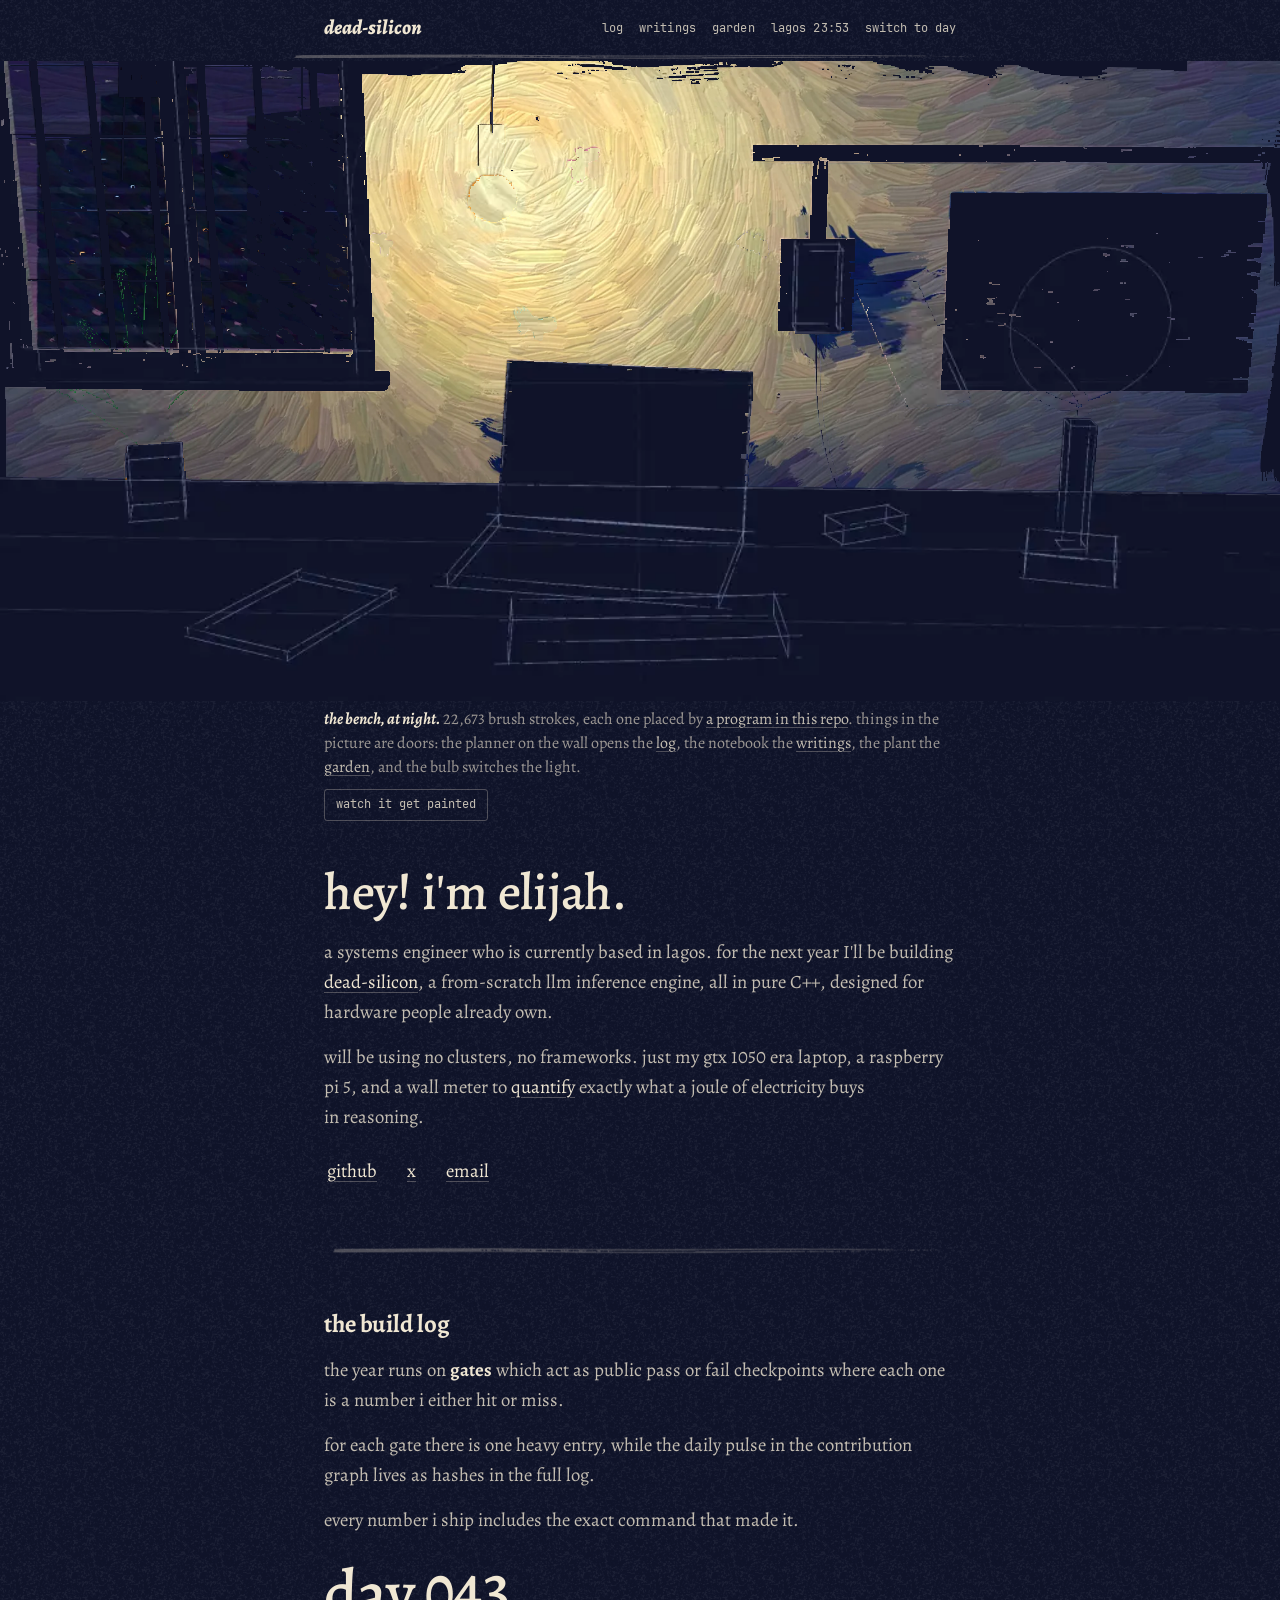
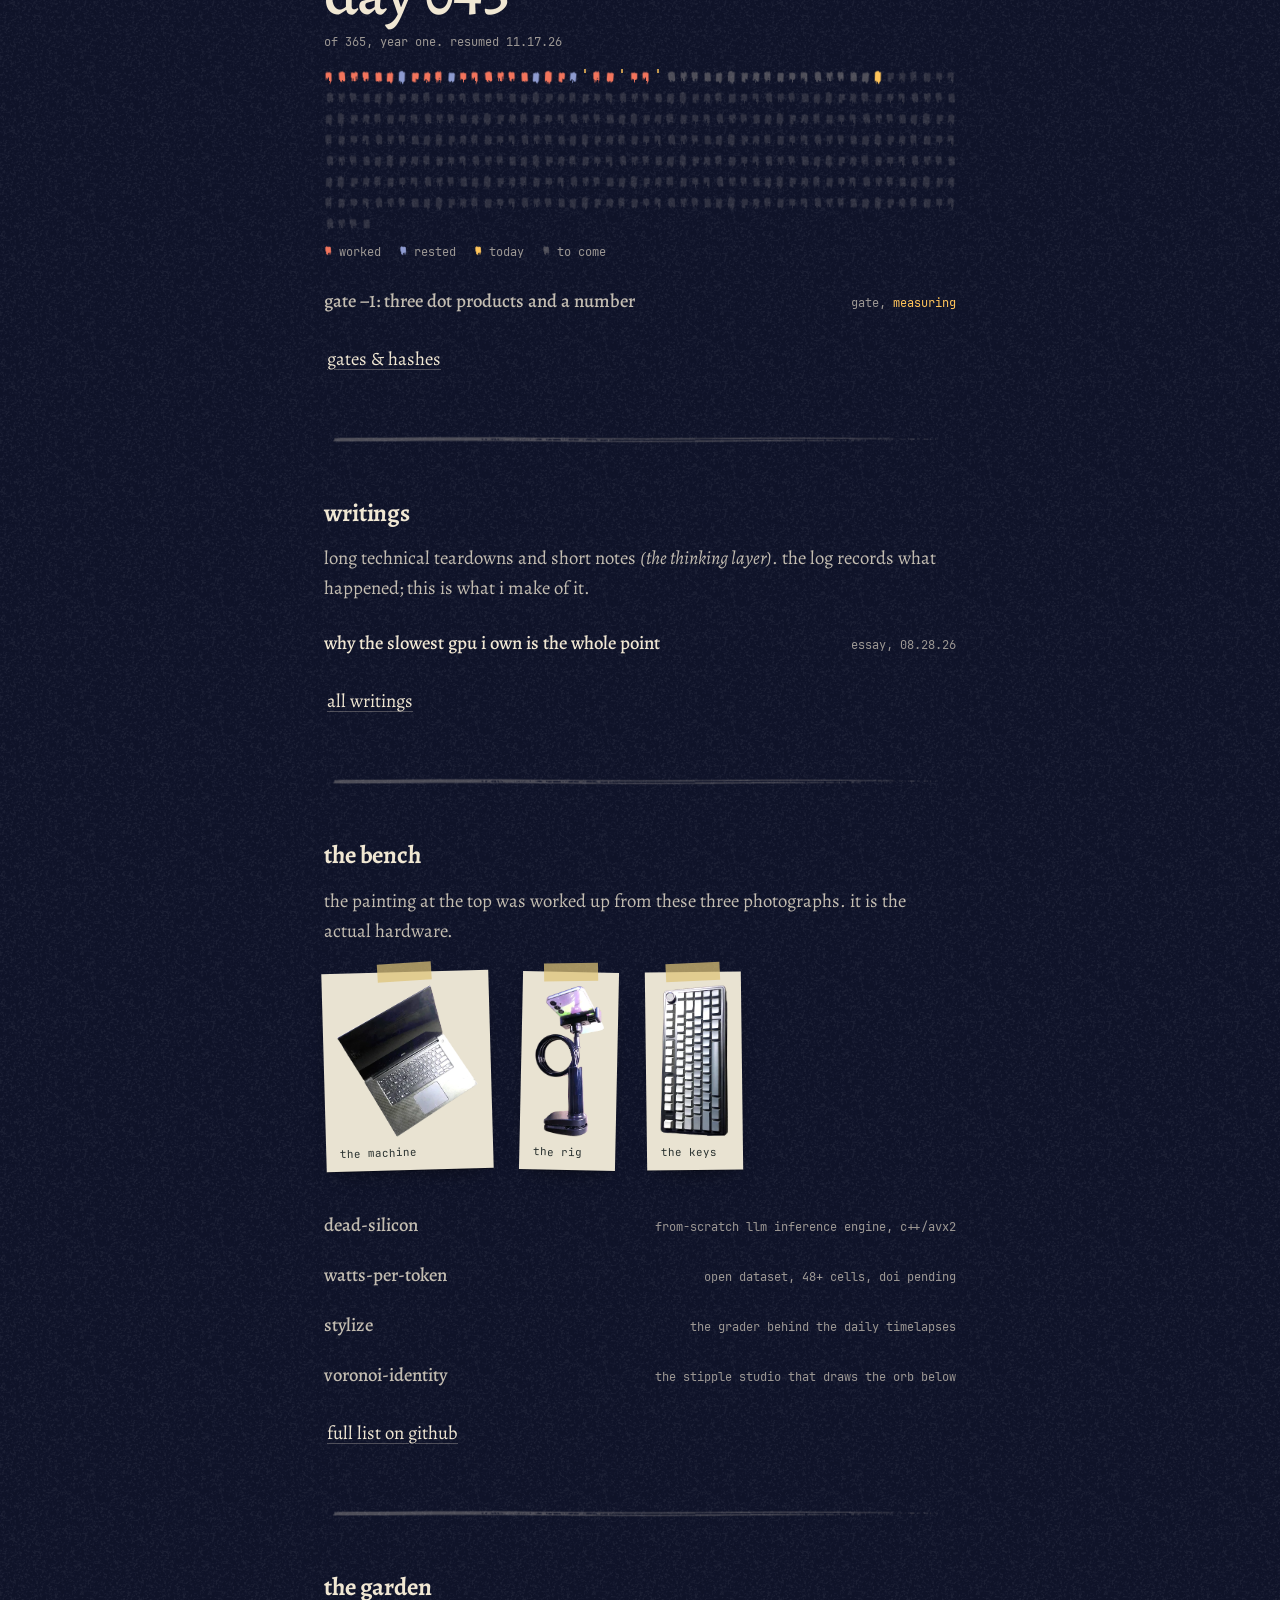
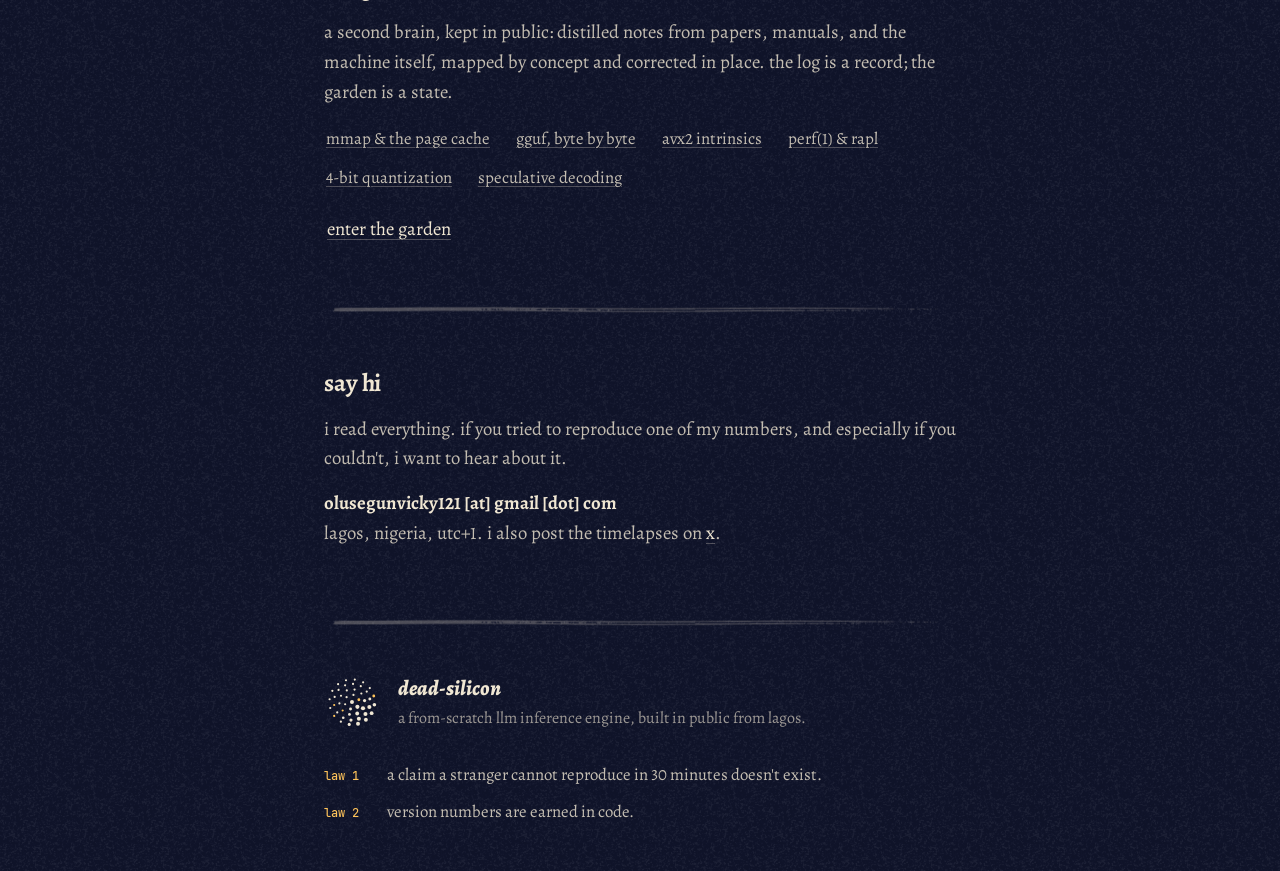
<file: index.html>
<!DOCTYPE html>
<!--
  dead-silicon — personal site / evidence layer
  written from scratch. 0 frameworks, 0 trackers.

  the front page is a painting of the bench the engine gets written on. it is not a
  photograph run through a filter and no image model made it: _tools/paint/bench.py
  describes the room in metres, works out the light for every stroke, and places
  about 22,000 of them. `_tools/ds paint` repaints it (the wall planner in the
  picture crosses off one box per logged day, so repaint when the log moves).

  EDIT ME (search for these):
    1. FILL markers   — github / x / resume links, email, bench "full list"
    2. data.js        — the days, pauses, gates, writings and garden notes. every page
                        reads it; _tools/ds edits it for you (run `_tools/ds help`)
    3. site.css       — the look every page shares: colours, type, the brushed rules
    4. art/           — the paintings and the painted marks. made by _tools/paint/,
                        never edited by hand
    5. fonts/         — alegreya (reading) and jetbrains mono (machine output), each
                        with its OFL license
    6. theme          — the page opens by day or by night according to the clock in
                        lagos. the switch (or the bulb in the painting) overrides it
                        for the visit.
-->
<html lang="en" data-theme="dark">
<head>
<meta charset="utf-8">
<meta name="viewport" content="width=device-width, initial-scale=1">
<meta name="color-scheme" content="light dark">
<title>elijah | dead-silicon</title>
<meta name="description" content="A from-scratch LLM inference engine, and the reasoning-per-watt numbers for hardware people already own.">
<meta property="og:title" content="elijah | dead-silicon">
<meta property="og:description" content="From-scratch inference. Reasoning per watt. Hardware people already own.">
<meta name="twitter:card" content="summary_large_image">
<!-- SHARE CARD. og:url and og:image must stay ABSOLUTE — x, whatsapp and slack
     fetch from their own servers, so a relative path unfurls as a blank box.
     og.png is made by banner.py from the night painting. -->
<meta property="og:type" content="website">
<meta property="og:url" content="https://deadsilicon.com/">
<meta property="og:site_name" content="dead-silicon">
<meta property="og:image" content="https://deadsilicon.com/og.png">
<meta property="og:image:width" content="1200">
<meta property="og:image:height" content="630">
<meta property="og:image:alt" content="an oil painting of a desk at night in lagos: an old laptop with a terminal open, a keyboard, a phone on a gooseneck, a bare bulb, and the words 'dead silicon'.">
<meta name="twitter:image" content="https://deadsilicon.com/og.png">
<link rel="icon" href="data:image/svg+xml,%3Csvg xmlns='http://www.w3.org/2000/svg' viewBox='0 0 32 32'%3E%3Crect width='32' height='32' fill='%2310142A'/%3E%3Ccircle cx='16' cy='16' r='3.2' fill='%23F0E7D3'/%3E%3Ccircle cx='23' cy='12' r='2' fill='%23FFC45A'/%3E%3Ccircle cx='10' cy='21' r='2' fill='%23F0E7D3'/%3E%3Ccircle cx='20' cy='22' r='1.6' fill='%23F0E7D3'/%3E%3C/svg%3E">
<meta name="theme-color" content="#10142A">
<link rel="apple-touch-icon" href="touch-icon.png">
<script>
/* theme boot: day or night by the clock in lagos, because the painting on this page
   is the bench as it is right now. the switch overrides it for this visit only
   (sessionStorage), so the next visit tells the time again. */
(function(){var t=null;try{t=sessionStorage.getItem("ds-theme")}catch(e){}
if(t!=="dark"&&t!=="light"){var h=12;try{h=+new Intl.DateTimeFormat("en-GB",{timeZone:"Africa/Lagos",hour:"2-digit",hour12:false}).format(new Date())}catch(e){}
t=(h>=7&&h<19)?"light":"dark"}
document.documentElement.setAttribute("data-theme",t);
var m=document.querySelector('meta[name="theme-color"]');if(m)m.setAttribute("content",t==="dark"?"#10142A":"#DDE4DC")})();
</script>
<style>
*{box-sizing:border-box}
[id]{scroll-margin-top:24px}
body{margin:0}
h1,h2{margin:0}
p{margin:.8em 0}
button{font:inherit;color:var(--dim);background:none;border:0;cursor:pointer;padding:6px 8px;margin:-6px -8px}

/* header */
header.top .bar{max-width:var(--w);margin-inline:auto;padding:10px 20px;
  display:flex;align-items:baseline;justify-content:space-between;gap:12px}
.hud{display:flex;gap:16px;align-items:baseline;color:var(--dim)}
.hud nav{display:flex;gap:16px}
.hud nav a{text-decoration:none}
#clock{font-variant-numeric:tabular-nums}
.tk{animation:tk 2s steps(1) infinite}
@keyframes tk{50%{opacity:.25}}

.wrap{max-width:var(--w);margin-inline:auto;padding:54px 20px}

/* the painting. it runs the width of the window and ends where its own paint ends,
   so it needs no frame. easel.js paints it in the order it was painted. */
.easel{position:relative;margin:0 auto;max-width:1720px}
#painting{display:block;width:100%;height:auto;aspect-ratio:2/1}
.easel img.still{display:block;width:100%;height:auto}
/* doors: things in the picture that lead somewhere. the positions come from the
   painter (art/bench.js), so they stay true when the picture is repainted. */
.door{position:absolute;display:block;padding:0;margin:0;border:0;background:none;color:var(--ink);cursor:pointer}
.door::before{content:"";position:absolute;inset:-3%;border:1.5px solid var(--ink);border-radius:50%;opacity:0;
  transform:rotate(-4deg);transition:opacity .3s}
.easel.ready:hover .door::before{opacity:.2}
.easel .door:hover::before,.door:focus-visible::before{opacity:.95}
.door:hover{background:none}
.door:focus-visible{outline:0}
.door .tip{position:absolute;left:50%;top:100%;transform:translate(-50%,8px);white-space:nowrap;z-index:2;
  font:500 .72rem/1.3 var(--mono);background:var(--bg);color:var(--ink);padding:5px 10px;border-radius:3px;
  opacity:0;pointer-events:none;transition:opacity .2s}
.door.up .tip{top:auto;bottom:100%;transform:translate(-50%,-8px)}
.door:hover .tip,.door:focus-visible .tip{opacity:1}
/* the label under the picture, the way a gallery writes one */
.plate{max-width:var(--w);margin:0 auto;padding:6px 20px 0;font-size:1rem;line-height:1.5;color:var(--mute)}
.plate b{color:var(--ink);font-weight:700;font-style:italic}
.plate a{color:var(--dim)}
.plate + .plate{padding-top:10px}

/* hey */
.hey .wrap{padding-top:44px}
.links{margin-top:18px;display:flex;flex-wrap:wrap;gap:6px 24px}

/* the year, one dab of paint per day: red for a day worked, blue-grey for a day
   rested (the same marks as the wall planner in the painting), the lamp's colour
   and still wet for today. the dabs are art/dabs.png, tinted here. */
.ign{margin:26px 0 8px}
#ignlabel b{display:block;font-family:var(--serif);font-weight:500;font-size:clamp(2.6rem,9vw,4rem);line-height:1;
  letter-spacing:-.01em;color:var(--ink);font-variant-numeric:lining-nums tabular-nums}
#ignlabel small{display:block;margin-top:8px;font-size:.72rem;color:var(--mute)}
.strip{display:grid;grid-template-columns:repeat(auto-fill,minmax(10px,1fr));gap:4px 2px;margin-top:18px}
.cell{display:block;aspect-ratio:3/5;background:var(--faint);opacity:.5;
  -webkit-mask:url("art/dabs.png") calc(var(--i)*100%/11) 0/1200% 100% no-repeat;
  mask:url("art/dabs.png") calc(var(--i)*100%/11) 0/1200% 100% no-repeat}
.cell.past{opacity:1}
.cell.lit{background:var(--red);opacity:1}
.cell.rest{background:var(--rest);opacity:1}
a.cell:hover{background:var(--ink)}
.cell.today{background:var(--ember);opacity:1;animation:wet 1.7s ease-in-out infinite}
@keyframes wet{50%{opacity:.35}}
.cell.pz{-webkit-mask:none;mask:none;width:2px;justify-self:center;background:var(--ember);opacity:.75}
.key{margin:10px 0 0;font-size:.72rem;color:var(--mute);font-family:var(--mono);display:flex;flex-wrap:wrap;gap:4px 18px}
.key i{display:inline-block;width:9px;height:15px;margin-right:6px;vertical-align:-3px;
  -webkit-mask:url("art/dabs.png") 0 0/1200% 100% no-repeat;mask:url("art/dabs.png") 0 0/1200% 100% no-repeat}

/* row lists */
.rows{margin-top:14px}
.row{display:flex;justify-content:space-between;gap:18px;align-items:baseline;
  padding:10px 0;text-decoration:none;color:var(--ink)}
.row .rl{display:flex;gap:0 1ch;min-width:0;flex:1;align-items:baseline}
.row .rt{min-width:0}
.row .rg{flex-shrink:0;color:var(--mute);white-space:pre}
.row .rd{color:var(--mute);white-space:nowrap;flex-shrink:0;font-variant-numeric:tabular-nums}
.more{display:inline-block;margin-top:12px}
.topics{margin-top:14px;display:flex;flex-wrap:wrap;gap:4px 22px}
.topics a{color:var(--dim)}
.row.wip{cursor:default}
.row.wip .rt{color:var(--dim)}
/* what is being done to an unpublished piece, said one word at a time */
.verb{color:var(--ember);font-size:.74rem}

/* the three photographs the painting was worked up from, pinned like references */
.refs{display:flex;flex-wrap:wrap;gap:26px 30px;margin:26px 0 30px;align-items:flex-end}
.refs figure{position:relative;margin:0;padding:14px 14px 9px;background:var(--paper);
  box-shadow:0 1px 0 rgba(0,0,0,.25),0 10px 22px -12px rgba(0,0,0,.55)}
.refs figure:nth-child(1){transform:rotate(-1.6deg)}
.refs figure:nth-child(2){transform:rotate(1.2deg)}
.refs figure:nth-child(3){transform:rotate(-.7deg)}
.refs figure::before{content:"";position:absolute;left:50%;top:-9px;width:54px;height:18px;margin-left:-27px;
  background:rgba(222,196,120,.72);transform:rotate(-2deg)}
.refs img{display:block;height:150px;width:auto}
.refs figcaption{margin-top:8px;font-size:.68rem;color:#2a3230}

/* footer */
footer .wrap{padding-block:44px 40px}
.sig{display:flex;align-items:center;gap:18px}
#orb{width:56px;height:56px;flex-shrink:0}
.sig-t{min-width:0;flex:1}
.sig-name{text-decoration:none}
.sig-line{color:var(--mute)}
.laws{list-style:none;margin:26px 0 0;padding:0;color:var(--dim)}
.laws li{display:grid;grid-template-columns:7ch minmax(0,1fr);align-items:baseline}
.laws b{color:var(--ember);font-size:.74rem}

@media (max-width:700px){
  #painting{aspect-ratio:5/6}
  .wrap{padding:40px 18px}
  .door .tip{display:none}
  .row{flex-wrap:wrap;gap:0 18px}
  #bench-list .row{display:block}
  #bench-list .row .rd{display:block;white-space:normal}
  .refs img{height:112px}
  .laws li{grid-template-columns:1fr}
  .mark,.hud nav a{padding:12px 0;margin:-12px 0}
}
@media (max-width:420px){#clock{display:none}}
@media (prefers-reduced-motion:reduce){.tk,.cell.today{animation:none}}
</style>
<link rel="stylesheet" href="site.css">
</head>
<body id="top">

<header class="top">
  <div class="bar">
    <a class="mark" href="#top">dead-silicon</a>
    <div class="hud">
      <nav aria-label="site"><a href="log.html">log</a><a href="writings.html">writings</a><a href="garden.html">garden</a></nav>
      <span id="clock">lagos --:--</span>
      <button id="theme" type="button"><span class="w">switch to </span>day</button>
    </div>
  </div>
</header>

<main>

  <!-- the bench. easel.js paints it in the order it was painted -->
  <section class="hero" aria-label="the bench">
    <div class="easel" id="easel">
      <canvas id="painting" role="img" aria-label="an oil painting of a desk against a mint-green wall in lagos. an old dell laptop with a terminal open, a white-to-grey mechanical keyboard in front of it, a notebook and pen, a raspberry pi, a plant in a tin, a power meter in the wall socket, a phone on a gooseneck arm filming the keys, and a year planner with the first days crossed off. a bare bulb hangs over it all; at night moths circle it and the city's lights show through the burglar bars."></canvas>
      <noscript><img class="still" src="art/bench-night-wide.webp" width="2000" height="1000" alt="an oil painting of the bench at night: laptop, keyboard, a phone on a gooseneck, a bare bulb and moths."><style>#painting{display:none}</style></noscript>
      <div id="doors"></div>
    </div>
    <p class="plate"><b id="ptitle">the bench.</b>
      <span id="pstrokes">about 22,000</span> brush strokes, each one placed by
      <a href="https://github.com/elijahadeb/website/tree/main/_tools/paint" target="_blank" rel="noopener">a program in this repo</a>.
      things in the picture are doors: the planner on the wall opens the <a href="log.html">log</a>,
      the notebook the <a href="writings.html">writings</a>, the plant the <a href="garden.html">garden</a>,
      and the bulb switches the light.</p>
    <p class="plate"><button class="ctl" id="replay" type="button">watch it get painted</button></p>
  </section>

  <!-- hey -->
  <section class="sec hey" id="hey">
    <div class="wrap">
      <h1>hey! i'm elijah.</h1>
      <p>a systems engineer who is currently based in lagos. for the next year I'll be building
        <a href="#bench">dead-silicon</a>, a from-scratch llm inference engine, all in pure C++, designed for hardware people already own.</p>
      <p>will be using no clusters, no frameworks. just my gtx 1050 era laptop, a raspberry pi 5, and a wall meter to <a href="#bench">quantify</a> exactly what a joule of electricity buys in reasoning.</p>
      <div class="links">
        <a href="https://github.com/elijahadeb" target="_blank" rel="noopener">github</a><!-- FILL -->
        <a href="https://x.com/elijahadeb" target="_blank" rel="noopener">x</a><!-- FILL -->
        <!-- resume: re-add when the pdf exists —
        <a href="resume.pdf" target="_blank" rel="noopener">resume</a> -->
        <a href="#hi">email</a>
      </div>
    </div>
  </section>

  <!-- build log -->
  <section class="sec" id="log">
    <div class="wrap">
      <h2>the build log</h2>
      <p class="sub">the year runs on <b>gates</b> which act as public pass or fail checkpoints where each one is a number i either hit or miss.</p>
      <p>for each gate there is one heavy entry, while the daily pulse in the contribution graph lives as hashes in the full log.</p>
      <p>every number i ship includes the exact command that made it.</p>
      <div class="ign">
        <div id="ignlabel"><b><span class="n">year one</span></b><small>of 365, year one</small></div>
        <div class="strip" id="strip" aria-hidden="true"></div>
        <p class="key" aria-hidden="true"><span><i style="background:var(--red)"></i>worked</span><span><i style="background:var(--rest)"></i>rested</span><span><i style="background:var(--ember)"></i>today</span><span><i style="background:var(--faint)"></i>to come</span></p>
      </div>
      <!-- the newest gate, from data.js -->
      <div class="rows" id="hgate"></div>
      <a class="more" href="log.html">gates &amp; hashes</a>
    </div>
  </section>

  <!-- writings -->
  <section class="sec" id="writings">
    <div class="wrap">
      <h2>writings</h2>
      <p class="sub">long technical teardowns and short notes <i>(the thinking layer)</i>.
        the log records what happened; this is what i make of it.</p>
      <!-- the newest writing, from data.js -->
      <div class="rows" id="hwrite"></div>
      <a class="more" href="writings.html">all writings</a>
    </div>
  </section>

  <!-- bench -->
  <section class="sec" id="bench">
    <div class="wrap">
      <h2>the bench</h2>
      <p class="sub">the painting at the top was worked up from these three photographs. it is the actual hardware.</p>
      <div class="refs">
        <figure><img src="icon-machine.webp" width="389" height="420" loading="lazy" decoding="async"
          alt="the machine: a gtx-1050-era dell laptop, lid open"><figcaption>the machine</figcaption></figure>
        <figure><img src="icon-rig.webp" width="189" height="420" loading="lazy" decoding="async"
          alt="the rig: the gooseneck phone mount that films every session"><figcaption>the rig</figcaption></figure>
        <figure><img src="icon-keys.webp" width="189" height="420" loading="lazy" decoding="async"
          alt="the keys: the mechanical keyboard the engine gets typed on"><figcaption>the keys</figcaption></figure>
      </div>
      <div class="rows" id="bench-list">
        <!-- a row becomes an <a> the day the repo is public. not before.
             the swap: <div class="row wip"> -> <a class="row" href="https://github.com/…"> -->
        <div class="row wip"><span class="rt">dead-silicon</span><span class="rd">from-scratch llm inference engine, c++/avx2</span></div>
        <div class="row wip"><span class="rt">watts-per-token</span><span class="rd">open dataset, 48+ cells, doi pending</span></div>
        <div class="row wip"><span class="rt">stylize</span><span class="rd">the grader behind the daily timelapses</span></div>
        <div class="row wip"><span class="rt">voronoi-identity</span><span class="rd">the stipple studio that draws the orb below</span></div>
      </div>
      <a class="more" href="https://github.com/elijahadeb">full list on github</a><!-- FILL: your github profile -->
    </div>
  </section>

  <!-- garden -->
  <section class="sec" id="garden">
    <div class="wrap">
      <h2>the garden</h2>
      <p class="sub">a second brain, kept in public: distilled notes from papers,
        manuals, and the machine itself, mapped by concept and corrected in place.
        the log is a record; the garden is a state.</p>
      <!-- one link per note in data.js; each opens that note in the garden's planter -->
      <div class="topics" id="htopics"></div>
      <a class="more" href="garden.html">enter the garden</a>
    </div>
  </section>

  <!-- say hi -->
  <section class="sec" id="hi">
    <div class="wrap">
      <h2>say hi</h2>
      <p class="sub">i read everything. if you tried to reproduce one of my numbers,
        and especially if you couldn't, i want to hear about it.</p>
      <p class="sub"><b>olusegunvicky121 [at] gmail [dot] com</b><br>
        lagos, nigeria, utc+1. i also post the timelapses on
        <a href="https://x.com/elijahadeb" target="_blank" rel="noopener">x</a>.</p><!-- FILL: your x profile -->
    </div>
  </section>

</main>

<footer>
  <div class="wrap">
    <div class="sig">
      <canvas id="orb" aria-hidden="true"></canvas>
      <div class="sig-t">
        <a class="sig-name" href="#top">dead-silicon</a>
        <div class="sig-line">a from-scratch llm inference engine, built in public from lagos.</div>
      </div>
    </div>
    <ol class="laws">
      <li><b>law 1</b><span>a claim a stranger cannot reproduce in 30 minutes doesn't exist.</span></li>
      <li><b>law 2</b><span>version numbers are earned in code.</span></li>
    </ol>
  </div>
</footer>

<script src="data.js"></script>
<script src="art/bench.js"></script>
<script src="easel.js"></script>
<script>
(function(){
"use strict";
var doc=document, root=doc.documentElement;
var reduced=window.matchMedia("(prefers-reduced-motion: reduce)").matches;

function q(s){return doc.querySelector(s)}
function cvar(n){return getComputedStyle(root).getPropertyValue(n).trim()}
function mulberry32(seed){var t=seed>>>0;return function(){t=(t+0x6D2B79F5)>>>0;
  var r=Math.imul(t^(t>>>15),1|t);r=(r+Math.imul(r^(r>>>7),61|r))^r;
  return ((r^(r>>>14))>>>0)/4294967296}}
function esc(s){return String(s).replace(/[&<>"]/g,function(c){return {"&":"&amp;","<":"&lt;",">":"&gt;",'"':"&quot;"}[c]})}

var DS=window.DS||{start:"08.31.26",pauses:[],days:[],gates:[],writings:[],garden:{notes:[],links:[]}};
var ART=window.DSART||{};

/* lagos clock — honest wherever it is viewed */
var clock=q("#clock");
var fmt=new Intl.DateTimeFormat("en-GB",{timeZone:"Africa/Lagos",hour:"2-digit",minute:"2-digit",hour12:false});
function tickClock(){var p=fmt.format(new Date()).split(":");
  clock.innerHTML="lagos "+p[0]+'<span class="tk">:</span>'+p[1]}
tickClock();setInterval(tickClock,30000);

/* the painting. the first time in a visit it paints itself; after that it is just
   there, and the button under it replays it. */
var easelEl=q("#easel"), easel=window.DSEasel?window.DSEasel(q("#painting"),{art:"art/",meta:ART,
  onprogress:function(p){if(p>=1)easelEl.classList.add("ready")}}):null;
function mode(){return root.getAttribute("data-theme")==="dark"?"night":"day"}
function plate(){
  var m=ART[mode()+"-"+(easel?easel.view():"wide")];
  q("#ptitle").textContent=mode()==="night"?"the bench, at night.":"the bench, by day.";
  if(m)q("#pstrokes").textContent=m.strokes.toLocaleString("en-US");
}
/* doors: the things in the picture that lead somewhere */
var gate0=DS.gates[0];
/* order matters where two overlap: a later door lies on top. the phone hangs in front
   of the planner, so the planner comes after it and a click on the planner stays here. */
var DOORS=[
  ["rig","https://x.com/elijahadeb","the rig films every session: timelapses on x"],
  ["planner","log.html","the year planner: the build log"],
  ["notebook","writings.html","the notebook: writings"],
  ["plant","garden.html","the plant: the garden"],
  ["laptop","#bench","the machine: gtx 1050, 16gb of ram"],
  ["meter",gate0&&gate0.date?gate0.page:"log.html#gates","the wall meter: what a joule buys"],
  ["bulb",null,"the bulb: switch the light"]
];
function doors(){
  var box=q("#doors"), m=ART[mode()+"-"+(easel?easel.view():"wide")];
  box.innerHTML="";
  if(!m||!m.spots)return;
  DOORS.forEach(function(d){
    var s=m.spots[d[0]];if(!s)return;
    var el=doc.createElement(d[1]?"a":"button");
    el.className="door"+(s[1]+s[3]>0.8?" up":"");
    if(d[1]){el.href=d[1];if(/^https:/.test(d[1])){el.target="_blank";el.rel="noopener"}}
    else{el.type="button";el.addEventListener("click",toggle)}
    el.style.cssText="left:"+s[0]*100+"%;top:"+s[1]*100+"%;width:"+s[2]*100+"%;height:"+s[3]*100+"%";
    el.setAttribute("aria-label",d[2]);
    el.innerHTML='<span class="tip" aria-hidden="true">'+esc(d[2])+'</span>';
    box.appendChild(el);
  });
}
var painted=false;try{painted=sessionStorage.getItem("ds-painted")==="1"}catch(e){}
if(easel){easel.show(mode(),!painted);try{sessionStorage.setItem("ds-painted","1")}catch(e){}}
plate();doors();
q("#replay").addEventListener("click",function(){if(easel){easelEl.classList.remove("ready");easel.replay()}});
var lastView=easel?easel.view():"wide";
window.addEventListener("resize",function(){if(easel&&easel.view()!==lastView){lastView=easel.view();plate();doors()}});

/* theme: the switch in the header, and the bulb in the picture */
var themeBtn=q("#theme");
function label(){themeBtn.innerHTML='<span class="w">switch to </span>'+(root.getAttribute("data-theme")==="dark"?"day":"night")}
function toggle(){
  var light=root.getAttribute("data-theme")!=="light";
  root.setAttribute("data-theme",light?"light":"dark");
  q('meta[name="theme-color"]').setAttribute("content",light?"#DDE4DC":"#10142A");
  try{sessionStorage.setItem("ds-theme",light?"light":"dark")}catch(e){}
  label();drawOrb();plate();doors();
  if(easel){easelEl.classList.remove("ready");easel.show(mode(),true,true)}
}
label();themeBtn.addEventListener("click",toggle);

/* ignition — year one, counted in working days.
   day 001 is 08.31.26, lagos. PAUSES are calendar ranges (lagos dates, both ends
   inclusive) when the clock was stopped: those days are not counted, and the year
   runs that much longer, so "day 022" always means the 22nd day of actual work.
   the strip is one dab of paint per day, with a thin splice where each pause sits
   (hover it for dates). the start, the pauses and the logged days all come from data.js. */
var DAYMS=86400000, TOTAL=365;
function lagosDay(s){var p=s.split(".");return Date.UTC(2000+(+p[2]),p[0]-1,+p[1])-3600000}
var START=lagosDay(DS.start);
var PAUSES=DS.pauses;
var byDay={};DS.days.forEach(function(h){byDay[h.d]=/^rest( day)?$/i.test(h.msg.trim())?"rest":"lit"});
var PZ=PAUSES.map(function(p){return [Math.round((lagosDay(p[0])-START)/DAYMS),
  Math.round((lagosDay(p[1])-START)/DAYMS)]});
function workOf(c){var off=0;          /* calendar day index -> working day index, -1 inside a pause */
  for(var i=0;i<PZ.length;i++){if(c>PZ[i][1])off+=PZ[i][1]-PZ[i][0]+1;else if(c>=PZ[i][0])return -1}
  return c-off}
function calOf(w){var c=w;             /* working day index -> calendar day index */
  for(var i=0;i<PZ.length;i++){if(c>=PZ[i][0])c+=PZ[i][1]-PZ[i][0]+1}
  return c}
var dfmt=new Intl.DateTimeFormat("en-US",{timeZone:"Africa/Lagos",month:"2-digit",day:"2-digit",year:"2-digit"});
function dstr(c){return dfmt.format(new Date(START+c*DAYMS+43200000)).replace(/\//g,".")}
function pad3(n){return ("00"+n).slice(-3)}
function pad2(n){return ("0"+n).slice(-2)}
var ignlabel=q("#ignlabel"), stripEl=q("#strip"), ignMode="", ignB=null, lastIdx=null;
function buildStrip(dayIdx){
  stripEl.innerHTML="";
  var frag=doc.createDocumentFragment(), splice={};
  PZ.forEach(function(p,k){var w=workOf(p[0]-1);if(w>=0)splice[w]=PAUSES[k]});
  for(var i=0;i<TOTAL;i++){
    var c, kind=byDay[i+1], lab="day "+pad3(i+1)+", "+dstr(calOf(i));
    if(i<dayIdx&&kind){
      /* a painted day is a link to its own evidence */
      c=doc.createElement("a");c.className="cell "+kind;c.href="log.html#d"+pad3(i+1);
      c.tabIndex=-1;c.title=lab+(kind==="rest"?", rest":"");
    }else{
      c=doc.createElement("span");c.className="cell";
      if(i<dayIdx){c.className+=" past";c.title=lab+", not logged"}
      else if(i===dayIdx){c.className+=" today";c.title=lab+", today"}
    }
    c.style.setProperty("--i",(i*7+3)%12);
    frag.appendChild(c);
    if(splice[i]&&i<dayIdx){
      var p=splice[i], m=doc.createElement("span"), a=lagosDay(p[0]), b=lagosDay(p[1]);
      m.className="cell pz";
      var pn=Math.round((b-a)/DAYMS)+1;
      m.title="clock paused "+p[0]+" to "+p[1]+", "+pn+(pn===1?" day":" days")+
        " not counted. year one now ends "+dstr(calOf(TOTAL-1));
      frag.appendChild(m);
    }
  }
  stripEl.appendChild(frag);
}
function ignite(){
  var now=Date.now(), c=Math.floor((now-START)/DAYMS), idx=now<START?-2:workOf(c);
  var mode=now<START?"pre":(idx===-1?"paused":(idx>=TOTAL?"done":"day"));
  /* inside a pause the strip waits on the next working day */
  var stripIdx=idx;
  if(mode==="paused")for(var k=PZ.length-1;k>=0;k--)
    if(c>=PZ[k][0]&&c<=PZ[k][1]){stripIdx=workOf(PZ[k][0]-1)+1;break}
  if(mode!==ignMode){
    ignMode=mode;
    var back="", lastZ=PZ[PZ.length-1];
    if(lastZ&&c>lastZ[1])back=". resumed "+dstr(lastZ[1]+1);
    if(mode==="pre"){ignlabel.innerHTML='<b><span class="n"></span></b><small>t-minus. ignition '+dstr(0)+'</small>'}
    else if(mode==="day"){ignlabel.innerHTML='<b><span class="n"></span></b><small>of 365, year one'+back+'</small>'}
    else if(mode==="paused"){ignlabel.innerHTML='<b><span class="n">paused</span></b><small>day '+pad3(stripIdx+1)+' starts when the work does</small>'}
    else{ignlabel.innerHTML='<b><span class="n">365 / 365</span></b><small>year one complete, '+dstr(0)+' to '+dstr(calOf(TOTAL-1))+'</small>'}
    ignB=ignlabel.querySelector(".n");
  }
  if(mode==="pre"){
    var diff=START-now, d=Math.floor(diff/DAYMS), rem=diff-d*DAYMS;
    ignB.textContent=d+"d "+pad2(Math.floor(rem/3600000))+":"+
      pad2(Math.floor(rem%3600000/60000))+":"+pad2(Math.floor(rem%60000/1000));
  }else if(mode==="day"){
    ignB.textContent="day "+pad3(idx+1);
  }
  if(stripIdx!==lastIdx){lastIdx=stripIdx;buildStrip(stripIdx)}
}
ignite();setInterval(ignite,1000);

/* the newest gate, the newest writing and the garden's notes, from data.js. a piece
   that isn't out yet is a <div>, never an <a>, so it can't be a dead click, and it
   says what is being done to it, a word at a time */
var VERBS={g:["measuring","timing","re-running","verifying","writing up"],n:["drafting","thinking","rewriting","cutting","hedging"]};
function verb(k,label){return '<span class="verb" data-k="'+k+'" role="img" aria-label="'+label+'">'+VERBS[k][0]+'</span>'}
function row(tag,it,k,label,after){
  var t='<span class="rl"><span class="rt">'+esc(it.title)+'</span></span>';
  return it.date?'<a class="row" href="'+esc(it.page)+'">'+t+'<span class="rd">'+tag+', '+esc(it.date)+(after||"")+'</span></a>'
    :'<div class="row wip">'+t+'<span class="rd">'+tag+', '+verb(k,label)+'</span></div>'}
var w0=DS.writings.filter(function(w){return w.date})[0]||DS.writings[0];
q("#hgate").innerHTML=gate0?row("gate",gate0,"g","in progress",gate0.status==="next"?"":", "+gate0.status):"";
q("#hwrite").innerHTML=w0?row(w0.kind,w0,"n","being written"):"";
q("#htopics").innerHTML=DS.garden.notes.map(function(n){
  return '<a href="garden.html#'+esc(n.id)+'">'+esc(n.label)+'</a>'}).join("");
if(!reduced){var vi=0;setInterval(function(){vi++;
  Array.prototype.forEach.call(doc.querySelectorAll(".verb"),function(el){
    var v=VERBS[el.getAttribute("data-k")];el.textContent=v[vi%v.length]})},2600)}

/* orb — orb_stamp() from stylize.py, the stipple mark. each ring drifts at its own
   rate, inner ones faster, while the light stays put — dots swell as they pass
   through it. hover the sign-off and it spins up. still under reduced motion. */
var orbEl=q("#orb"), orbPts=null, orbT=0, orbW=1, orbGoal=1, orbRun=false, orbLast=0;
function drawOrb(){
  if(!orbEl)return;
  if(!orbPts){var rnd=mulberry32(7);orbPts=[{R:0,a:0,j:0,w:0}];
    [[8,6],[14,10],[20,14],[25,16]].forEach(function(rc){
      for(var j=0;j<rc[1];j++)orbPts.push({R:rc[0],a:6.28318*j/rc[1]+rc[0]*0.35,
        j:rnd()*0.3-0.15,w:0.5/Math.sqrt(rc[0])});});}
  var dpr=Math.min(2,window.devicePixelRatio||1),S=56;
  if(orbEl.width!==S*dpr){orbEl.width=S*dpr;orbEl.height=S*dpr}
  var c=orbEl.getContext("2d");c.setTransform(dpr,0,0,dpr,0,0);c.clearRect(0,0,S,S);
  var ink=cvar("--ink"),ember=cvar("--ember"),k=S/62;
  for(var i=0;i<orbPts.length;i++){var p=orbPts[i],a=p.a+orbT*p.w,
    dx=p.R*Math.cos(a),dy=p.R*Math.sin(a),
    r=p.R?0.9+1.4*Math.max(0,(dx+dy)/(1.414*p.R))+p.j:2.2;
    c.fillStyle=(i%9===4)?ember:ink;
    c.beginPath();c.arc(S/2+dx*k,S/2+dy*k,Math.max(1.1,r*k),0,6.283);c.fill();}
}
function orbFrame(now){
  if(!orbRun)return;
  var dt=Math.min(0.1,(now-orbLast)/1000);orbLast=now;
  orbW+=(orbGoal-orbW)*Math.min(1,dt*3);orbT+=dt*orbW;drawOrb();
  requestAnimationFrame(orbFrame);
}
drawOrb();
if(orbEl&&!reduced){
  var orbVis=false, sig=q(".sig");
  var orbGo=function(){var on=orbVis&&!doc.hidden;
    if(on&&!orbRun){orbRun=true;orbLast=performance.now();requestAnimationFrame(orbFrame)}
    else if(!on)orbRun=false};
  new IntersectionObserver(function(en){orbVis=en[0].isIntersecting;orbGo()}).observe(orbEl);
  doc.addEventListener("visibilitychange",orbGo);
  sig.addEventListener("pointerenter",function(){orbGoal=7});
  sig.addEventListener("pointerleave",function(){orbGoal=1});
}

})();
</script>
</body>
</html>
</file>
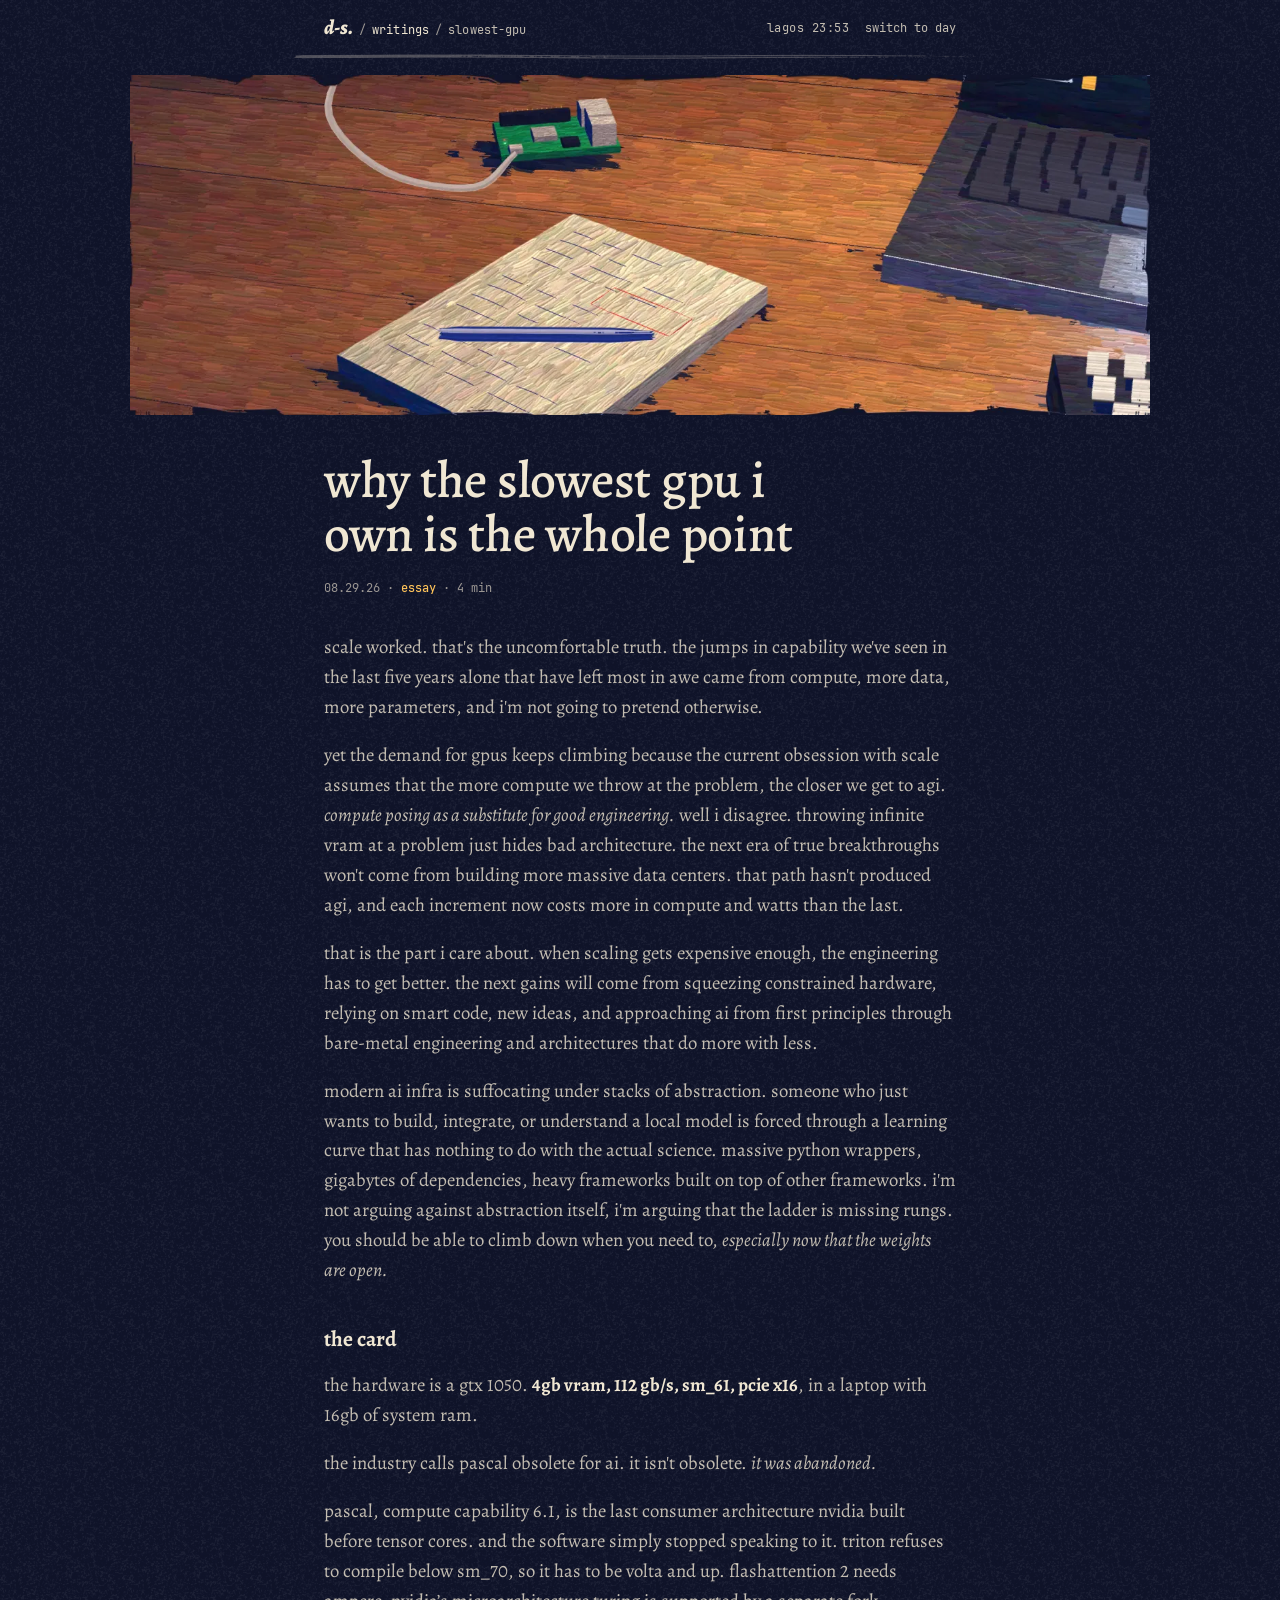
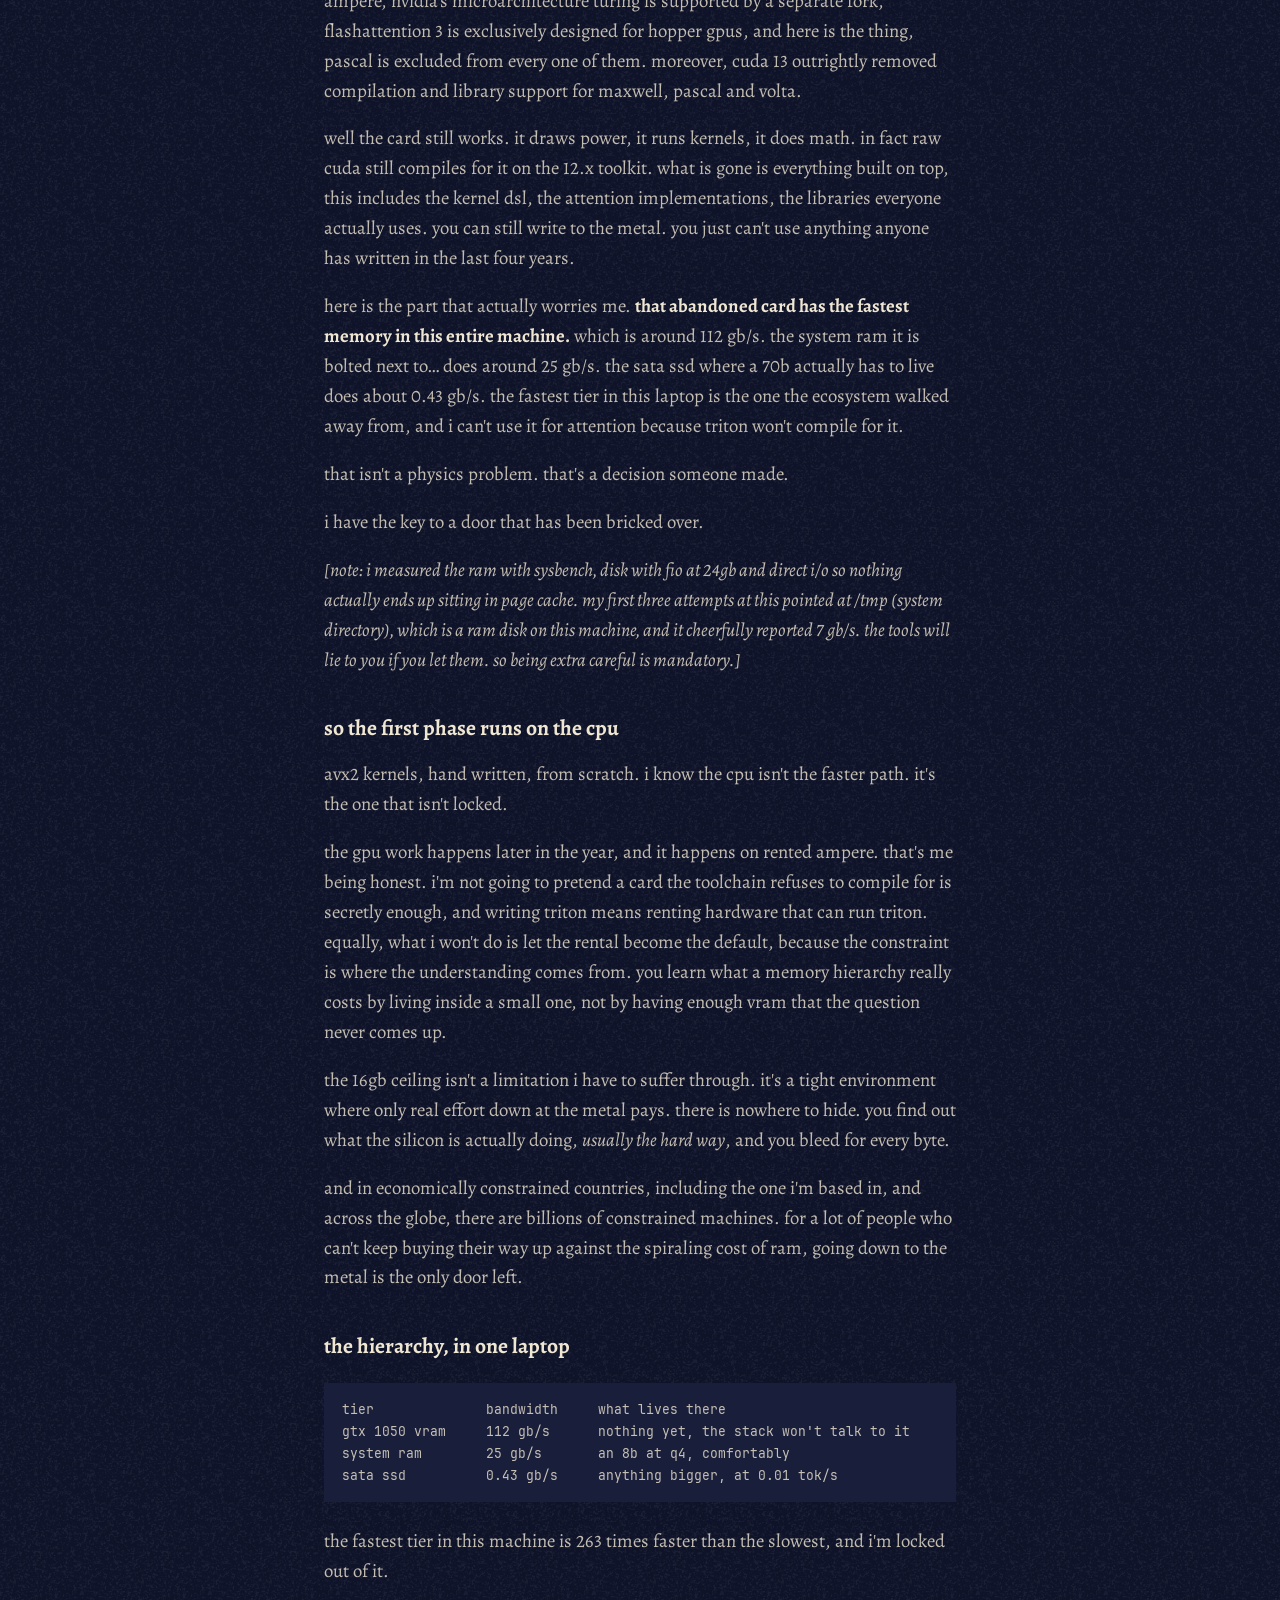
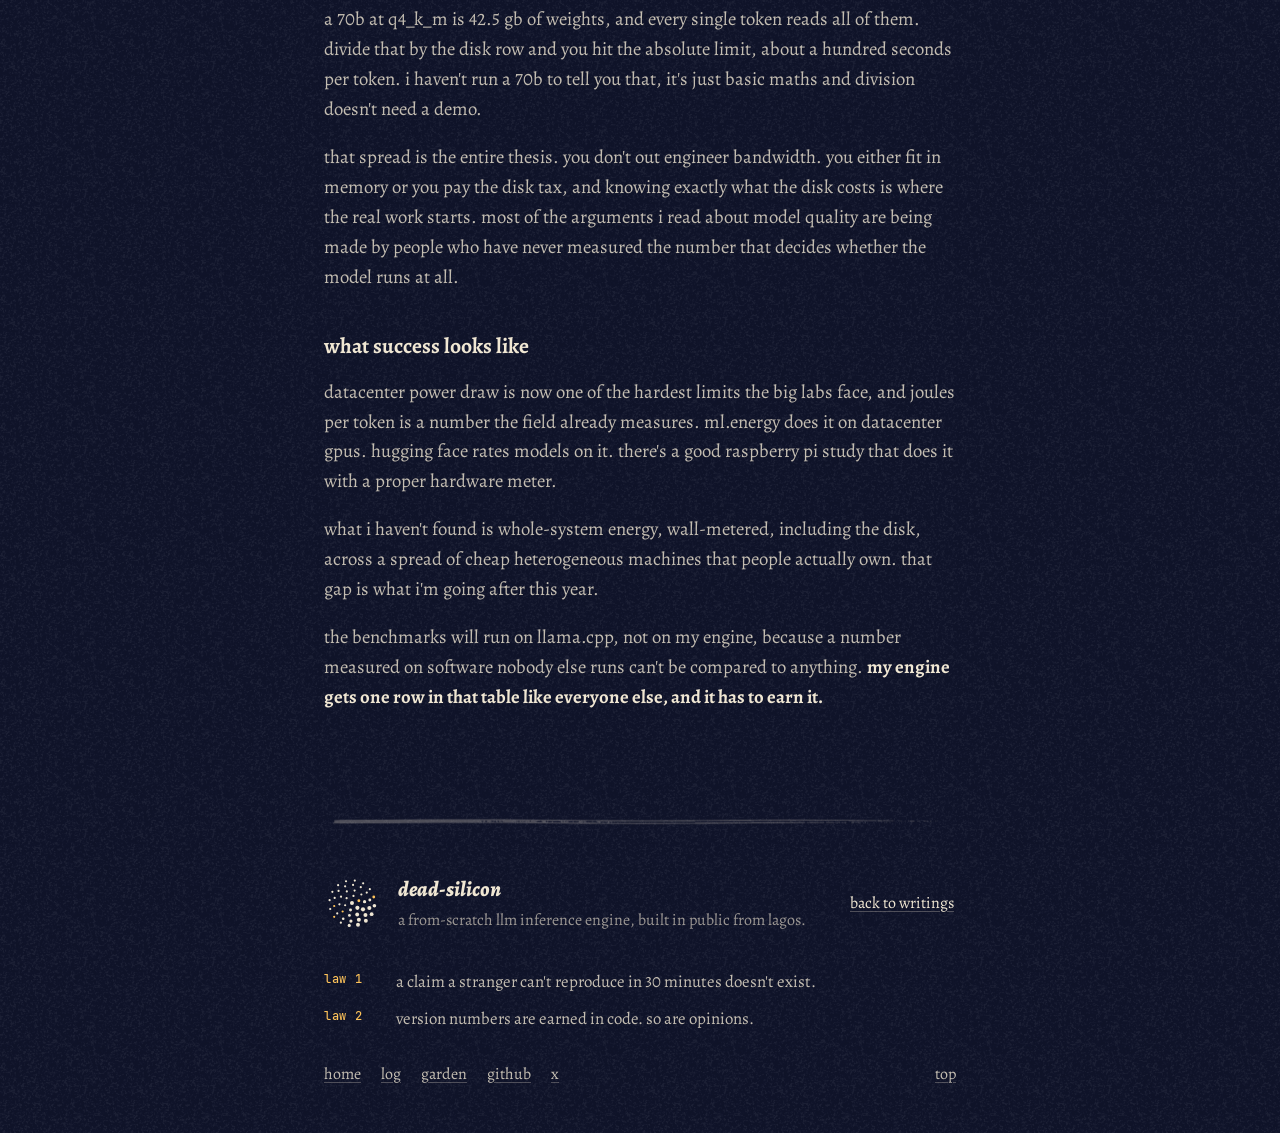
<file: essay.html>
<!DOCTYPE html>
<!--
  dead-silicon — writing template (copy per essay or note)
  SAMPLE CONTENT: this file doubles as the skeleton for the real week-two essay.
  EDIT: <title> + og (2), crumb, h1, meta, body. the title here should match the
  one in data.js, which is what the home page and the writings list show.
-->
<html lang="en" data-theme="light">
<head>
<meta charset="utf-8">
<meta name="viewport" content="width=device-width, initial-scale=1">
<meta name="color-scheme" content="light dark">
<title>why the slowest gpu i own is the whole point · dead-silicon</title>
<meta name="description" content="An essay from the dead-silicon project.">
<meta property="og:title" content="why the slowest gpu i own is the whole point · dead-silicon">
<meta property="og:description" content="An essay from the dead-silicon project — the thinking layer.">
<meta name="twitter:card" content="summary_large_image">
<!-- SHARE CARD. og:url and og:image must stay ABSOLUTE — x, whatsapp and slack
     fetch from their own servers, so a relative path unfurls as a blank box.
     og.png is made by banner.py from the night painting. -->
<meta property="og:type" content="article">
<meta property="og:url" content="https://deadsilicon.com/essay.html">
<meta property="og:site_name" content="dead-silicon">
<meta property="og:image" content="https://deadsilicon.com/og.png">
<meta property="og:image:width" content="1200">
<meta property="og:image:height" content="630">
<meta property="og:image:alt" content="an oil painting of a desk at night in lagos: an old laptop with a terminal open, a keyboard, a phone on a gooseneck, a bare bulb, and the words 'dead silicon'.">
<meta name="twitter:image" content="https://deadsilicon.com/og.png">
<link rel="icon" href="data:image/svg+xml,%3Csvg xmlns='http://www.w3.org/2000/svg' viewBox='0 0 32 32'%3E%3Crect width='32' height='32' fill='%2310142A'/%3E%3Ccircle cx='16' cy='16' r='3.2' fill='%23F0E7D3'/%3E%3Ccircle cx='23' cy='12' r='2' fill='%23FFC45A'/%3E%3Ccircle cx='10' cy='21' r='2' fill='%23F0E7D3'/%3E%3Ccircle cx='20' cy='22' r='1.6' fill='%23F0E7D3'/%3E%3C/svg%3E">
<meta name="theme-color" content="#DDE4DC">
<link rel="apple-touch-icon" href="touch-icon.png">
<script>
/* theme boot: day or night by the clock in lagos (the front page is a painting of
   the bench as it is right now). the switch overrides it for this visit only. */
(function(){var t=null;try{t=sessionStorage.getItem("ds-theme")}catch(e){}
if(t!=="dark"&&t!=="light"){var h=12;try{h=+new Intl.DateTimeFormat("en-GB",{timeZone:"Africa/Lagos",hour:"2-digit",hour12:false}).format(new Date())}catch(e){}
t=(h>=7&&h<19)?"light":"dark"}
document.documentElement.setAttribute("data-theme",t);
var m=document.querySelector('meta[name="theme-color"]');if(m)m.setAttribute("content",t==="dark"?"#10142A":"#DDE4DC")})();
</script>
<style>
:root{--mono:"JetBrains Mono",ui-monospace,SFMono-Regular,Menlo,Consolas,"Liberation Mono",monospace;--w:66ch}
*{box-sizing:border-box}
[id]{scroll-margin-top:56px}
body{margin:0;background:var(--bg);color:var(--ink);font-family:var(--mono);
  font-size:15.5px;line-height:1.8;-webkit-font-smoothing:antialiased;font-feature-settings:"calt" 0}
::selection{background:var(--ember);color:var(--bg)}
a{color:var(--ink);text-decoration-color:var(--faint);text-underline-offset:4px}
a:hover{color:var(--ember);text-decoration-color:var(--ember)}
:focus-visible{outline:2px solid var(--ember);outline-offset:3px}
button{font:inherit;color:var(--dim);background:none;border:0;cursor:pointer;padding:6px 8px;margin:-6px -8px}
button:hover{color:var(--ember)}
header.top{position:sticky;top:0;z-index:50;background:var(--bg);border-bottom:1px solid var(--line)}
#prog{position:absolute;left:0;right:0;bottom:-1px;height:2px;background:var(--ember);
  transform:scaleX(0);transform-origin:0 50%;pointer-events:none}
header.top .bar{max-width:var(--w);margin-inline:auto;padding:10px 20px;display:flex;
  align-items:baseline;justify-content:space-between;gap:12px}
.crumb{font-size:.85rem;white-space:nowrap;overflow:hidden;text-overflow:ellipsis;min-width:0}
.crumb a{text-decoration:none}.crumb .sep{color:var(--mute);padding:0 6px}
.crumb .here{color:var(--dim)}
.hud{display:flex;gap:16px;align-items:baseline;font-size:.78rem;color:var(--dim);flex-shrink:0}
#clock{font-variant-numeric:tabular-nums;letter-spacing:.04em}
article{max-width:var(--w);margin-inline:auto;padding:56px 20px 30px}
h1{font-size:clamp(1.4rem,3.4vw,1.9rem);font-weight:800;line-height:1.35;margin:0}
.meta{color:var(--mute);font-size:.8rem;letter-spacing:.12em;text-transform:uppercase;margin:14px 0 34px}
.meta b{color:var(--ember);font-weight:800}
article p{margin:18px 0;color:var(--dim)}
article p b{color:var(--ink)}
code{background:var(--panel);padding:2px 6px;font-size:.88em}
pre{background:var(--panel);border:1px solid var(--line);padding:16px 18px;overflow-x:auto;
  font-size:.85rem;line-height:1.7;margin:24px 0}
pre code{background:none;padding:0}
pre,code{font-feature-settings:"calt" 1}
/* footer — one sign-off, same on every page: who, the laws, where to go next. */
footer{border-top:1px solid var(--line);margin-top:56px}
footer .wrap{max-width:var(--w);margin-inline:auto;padding:46px 20px 40px}
.sig{display:flex;align-items:center;gap:12px 18px;flex-wrap:wrap}
#orb{width:56px;height:56px;flex-shrink:0}
.sig-t{min-width:0;flex:1}
.sig-name{font-weight:800;letter-spacing:.06em;text-decoration:none}
.sig-name:hover{color:var(--ember)}
.sig-line{margin-top:2px;font-size:.8rem;color:var(--mute)}
.back{text-decoration:none;font-size:.9rem;border-bottom:1px solid var(--faint);padding:10px 2px 6px;display:inline-block}
.laws{list-style:none;margin:30px 0 0;padding:0;font-size:.88rem;color:var(--dim);
  border-bottom:1px dashed var(--line)}
.laws li{display:grid;grid-template-columns:8ch minmax(0,1fr);padding:11px 0;
  border-top:1px dashed var(--line)}
.laws b{color:var(--ember);font-weight:800;font-size:.78rem;letter-spacing:.06em}
.fnav{display:flex;flex-wrap:wrap;align-items:baseline;gap:4px 22px;margin-top:22px;font-size:.85rem}
.fnav a{text-decoration:none;color:var(--dim);padding:6px 0}
.fnav a:hover{color:var(--ember)}
.fnav .totop{margin-left:auto}
/* the colon ticks with the clock — the page is running, not printed */
.tk{animation:tk 2s steps(1) infinite}
@keyframes tk{50%{opacity:.25}}
@media (prefers-reduced-motion:reduce){.tk{animation:none}}
@media (max-width:420px){#clock{display:none}}
@media (max-width:640px){
  .crumb a{display:inline-block;padding:12px 0;margin:-12px 0}
  .laws li{grid-template-columns:1fr}.fnav .totop{margin-left:0}}
</style>
<link rel="stylesheet" href="site.css">
</head>
<body id="top">


<header class="top">
  <div class="bar">
    <nav class="crumb" aria-label="breadcrumb">
      <a href="index.html">d-s.</a><span class="sep">/</span><a href="writings.html">writings</a><span class="sep">/</span><span class="here">slowest-gpu</span>
    </nav>
    <div class="hud">
      <span id="clock">lagos --:--</span>
      <button id="theme" type="button"><span class="w">switch to </span>day</button>
    </div>
  </div>
  <div id="prog" aria-hidden="true"></div>
</header>

<!-- a detail of the painting on the front page (art/, made by _tools/paint/bench.py) -->
<a class="detail notebook" href="index.html" aria-label="a detail of the painting on the front page. back to the bench"></a>


<article>
  <h1>why the slowest gpu i own is the whole point</h1>
  <div class="meta">08.29.26 · <b>essay</b> · 4 min</div>

  <p>scale worked. that&#39;s the uncomfortable truth. the jumps in capability we&#39;ve seen in
    the last five years alone that have left most in awe came from compute, more data,
    more parameters, and i&#39;m not going to pretend otherwise.</p>

  <p>yet the demand for gpus keeps climbing because the current obsession with scale assumes
    that the more compute we throw at the problem, the closer we get to agi.
    <i>compute posing as a substitute for good engineering.</i> well i disagree. throwing infinite
    vram at a problem just hides bad architecture. the next era of true breakthroughs won&#39;t
    come from building more massive data centers. that path hasn&#39;t produced agi, and each
    increment now costs more in compute and watts than the last.</p>

  <p>that is the part i care about. when scaling gets expensive enough, the engineering has to
    get better. the next gains will come from squeezing constrained hardware, relying on smart
    code, new ideas, and approaching ai from first principles through bare-metal engineering
    and architectures that do more with less.</p>

  <p>modern ai infra is suffocating under stacks of abstraction. someone who just wants to
    build, integrate, or understand a local model is forced through a learning curve that has
    nothing to do with the actual science. massive python wrappers, gigabytes of dependencies,
    heavy frameworks built on top of other frameworks. i&#39;m not arguing against abstraction
    itself, i&#39;m arguing that the ladder is missing rungs. you should be able to climb down
    when you need to, <i>especially now that the weights are open.</i></p>

  <h2>the card</h2>

  <p>the hardware is a gtx 1050. <b>4gb vram, 112 gb/s, sm_61, pcie x16</b>, in a laptop with
    16gb of system ram.</p>

  <p>the industry calls pascal obsolete for ai. it isn&#39;t obsolete. <i>it was abandoned.</i></p>

  <p>pascal, compute capability 6.1, is the last consumer architecture nvidia built before tensor cores. 
    and the software simply stopped speaking to it. 
    triton refuses to compile below sm_70, so it has to be volta and up. 
    flashattention 2 needs ampere, nvidia’s microarchitecture turing is supported by a separate fork, 
    flashattention 3 is exclusively designed for hopper gpus, and here is the thing, 
    pascal is excluded from every one of them.  
    moreover, cuda 13 outrightly removed compilation and library support for maxwell, pascal and volta.</p>

  <p>well the card still works. 
    it draws power, it runs kernels, it does math. 
    in fact raw cuda still compiles for it on the 12.x toolkit. 
    what is gone is everything built on top, this includes the kernel dsl, the attention implementations, the libraries everyone actually uses. 
    you can still write to the metal. 
    you just can&#39;t use anything anyone has written in the last four years. 
  </p>

  <p>
    here is the part that actually worries me. 
    <b>that abandoned card has the fastest memory in this entire machine.</b>
    which is around 112 gb/s. 
    the system ram it is bolted next to… does around 25 gb/s. 
    the sata ssd where a 70b actually has to live does about 0.43 gb/s. 
    the fastest tier in this laptop is the one the ecosystem walked away from, and i can't use it for attention because triton won't compile for it.
  </p>

  <p>that isn&#39;t a physics problem. that&#39;s a decision someone made.</p>

  <p>i have the key to a door that has been bricked over.</p>

  <p><i>[note: i measured the ram with sysbench, disk with fio at 24gb and direct i/o so nothing actually ends up sitting in page cache. my first three attempts at this pointed at /tmp <i>(system directory)</i>, which is a ram disk on this machine, and it cheerfully reported 7 gb/s. the tools will lie to you if you let them. so being extra careful is mandatory.]</i></p>
  
  <h2>so the first phase runs on the cpu</h2>

  <p>avx2 kernels, hand written, from scratch. i know the cpu isn&#39;t the faster path. it&#39;s
    the one that isn&#39;t locked.</p>

  <p>the gpu work happens later in the year, and it happens on rented ampere. that&#39;s me being honest. 
    i&#39;m not going to pretend a card the toolchain refuses to compile
    for is secretly enough, and writing triton means renting hardware that can run triton.
    equally, what i won&#39;t do is let the rental become the default, because the constraint is where the
    understanding comes from. you learn what a memory hierarchy really costs by living inside a small
    one, not by having enough vram that the question never comes up.</p>

  <p>the 16gb ceiling isn&#39;t a limitation i have to suffer through. it&#39;s a tight environment
    where only real effort down at the metal pays. there is nowhere to hide. you find out what
    the silicon is actually doing, <i>usually the hard way</i>, and you bleed for every byte.</p>

  <p>and in economically constrained countries, including the one i&#39;m based in, and across
    the globe, there are billions of constrained machines. for a lot of people who can&#39;t keep
    buying their way up against the spiraling cost of ram, going down to the metal is the only
    door left.</p>

  <h2>the hierarchy, in one laptop</h2>

<pre><code>tier              bandwidth     what lives there
gtx 1050 vram     112 gb/s      nothing yet, the stack won&#39;t talk to it
system ram        25 gb/s       an 8b at q4, comfortably
sata ssd          0.43 gb/s     anything bigger, at 0.01 tok/s</code></pre>

  <p>the fastest tier in this machine is 263 times faster than the slowest, and i'm locked out of it.
  </p>

  <p>a 70b at q4_k_m is 42.5 gb of weights, and every single token reads all of them. divide
    that by the disk row and you hit the absolute limit, about a hundred seconds per token. i haven&#39;t run a 70b to tell you that, it&#39;s
    just basic maths and division doesn&#39;t need a demo.</p>

  <p>
    that spread is the entire thesis. 
    you don&#39;t out engineer bandwidth. 
    you either fit in memory or you pay the disk tax, and knowing exactly what the disk costs is where the real work starts. 
    most of the arguments i read about model quality are being made by people who have never measured the number that decides whether the model runs at all.
  </p>

  <h2>what success looks like</h2>

  <p>datacenter power draw is now one of the hardest limits the big labs face, and joules per
    token is a number the field already measures. ml.energy does it on datacenter gpus. hugging
    face rates models on it. there&#39;s a good raspberry pi study that does it with a proper
    hardware meter.</p>

  <p>what i haven&#39;t found is whole-system energy, wall-metered, including the disk, across a
    spread of cheap heterogeneous machines that people actually own. that gap is what i&#39;m
    going after this year.</p>

  <p>the benchmarks will run on llama.cpp, not on my engine, because a number measured on
    software nobody else runs can&#39;t be compared to anything. <b>my engine gets one row in that
    table like everyone else, and it has to earn it.</b></p>

</article>

<footer>
  <div class="wrap">
    <div class="sig">
      <canvas id="orb" aria-hidden="true"></canvas>
      <div class="sig-t">
        <a class="sig-name" href="index.html">dead-silicon</a>
        <div class="sig-line">a from-scratch llm inference engine, built in public from lagos.</div>
      </div>
      <a class="back" href="writings.html">back to writings</a>
    </div>
    <ol class="laws">
      <li><b>law 1</b><span>a claim a stranger can't reproduce in 30 minutes doesn't exist.</span></li>
      <li><b>law 2</b><span>version numbers are earned in code. so are opinions.</span></li>
    </ol>
    <nav class="fnav" aria-label="footer">
      <a href="index.html">home</a><a href="log.html">log</a><a href="garden.html">garden</a>
      <a href="https://github.com/elijahadeb" target="_blank" rel="noopener">github</a>
      <a href="https://x.com/elijahadeb" target="_blank" rel="noopener">x</a>
      <a class="totop" href="#top">top</a>
    </nav>
  </div>
</footer>

<script>
(function(){
"use strict";
var doc=document, root=doc.documentElement;
function q(s){return doc.querySelector(s)}
function cvar(n){return getComputedStyle(root).getPropertyValue(n).trim()}
function mulberry32(seed){var t=seed>>>0;return function(){t=(t+0x6D2B79F5)>>>0;
  var r=Math.imul(t^(t>>>15),1|t);r=(r+Math.imul(r^(r>>>7),61|r))^r;
  return ((r^(r>>>14))>>>0)/4294967296}}


var themeBtn=q("#theme");
/* the button says what it will do */
function themeLabel(){themeBtn.innerHTML='<span class="w">switch to </span>'+(root.getAttribute("data-theme")==="dark"?"day":"night")}
themeLabel();
themeBtn.addEventListener("click",function(){
  var light=root.getAttribute("data-theme")!=="light";
  root.setAttribute("data-theme",light?"light":"dark");
  themeLabel();
  q('meta[name="theme-color"]').setAttribute("content",light?"#DDE4DC":"#10142A");
  try{sessionStorage.setItem("ds-theme",light?"light":"dark")}catch(e){}
  drawOrb();
});
var clock=q("#clock");
var fmt=new Intl.DateTimeFormat("en-GB",{timeZone:"Africa/Lagos",hour:"2-digit",minute:"2-digit",hour12:false});
function tickClock(){var p=fmt.format(new Date()).split(":");
  clock.innerHTML="lagos "+p[0]+'<span class="tk">:</span>'+p[1]}
tickClock();setInterval(tickClock,30000);
/* orb — orb_stamp() from stylize.py, same recipe and seed as og.png, so at rest it
   is the banner's orb exactly. it turns now: each ring drifts at its own rate,
   inner ones faster, while the light stays put — dots swell as they pass through
   it. hover the sign-off and it spins up. still under reduced motion. */
var orbEl=q("#orb"), orbPts=null, orbT=0, orbW=1, orbGoal=1, orbRun=false, orbLast=0;
function drawOrb(){
  if(!orbEl)return;
  if(!orbPts){var rnd=mulberry32(7);orbPts=[{R:0,a:0,j:0,w:0}];
    [[8,6],[14,10],[20,14],[25,16]].forEach(function(rc){
      for(var j=0;j<rc[1];j++)orbPts.push({R:rc[0],a:6.28318*j/rc[1]+rc[0]*0.35,
        j:rnd()*0.3-0.15,w:0.5/Math.sqrt(rc[0])});});}
  var dpr=Math.min(2,window.devicePixelRatio||1),S=56;
  if(orbEl.width!==S*dpr){orbEl.width=S*dpr;orbEl.height=S*dpr}
  var c=orbEl.getContext("2d");c.setTransform(dpr,0,0,dpr,0,0);c.clearRect(0,0,S,S);
  var ink=cvar("--ink"),ember=cvar("--ember"),k=S/62;
  for(var i=0;i<orbPts.length;i++){var p=orbPts[i],a=p.a+orbT*p.w,
    dx=p.R*Math.cos(a),dy=p.R*Math.sin(a),
    r=p.R?0.9+1.4*Math.max(0,(dx+dy)/(1.414*p.R))+p.j:2.2;
    c.fillStyle=(i%9===4)?ember:ink;
    c.beginPath();c.arc(S/2+dx*k,S/2+dy*k,Math.max(1.1,r*k),0,6.283);c.fill();}
}
function orbFrame(now){
  if(!orbRun)return;
  var dt=Math.min(0.1,(now-orbLast)/1000);orbLast=now;
  orbW+=(orbGoal-orbW)*Math.min(1,dt*3);orbT+=dt*orbW;drawOrb();
  requestAnimationFrame(orbFrame);
}
if(orbEl&&!window.matchMedia("(prefers-reduced-motion: reduce)").matches){
  var orbVis=false, sig=q(".sig");
  var orbGo=function(){var on=orbVis&&!doc.hidden;
    if(on&&!orbRun){orbRun=true;orbLast=performance.now();requestAnimationFrame(orbFrame)}
    else if(!on)orbRun=false};
  new IntersectionObserver(function(en){orbVis=en[0].isIntersecting;orbGo()}).observe(orbEl);
  doc.addEventListener("visibilitychange",orbGo);
  sig.addEventListener("pointerenter",function(){orbGoal=7});
  sig.addEventListener("pointerleave",function(){orbGoal=1});
}

var prog=q("#prog"), pTick=false;
function setProg(){
  var d=doc.documentElement, h=d.scrollHeight-window.innerHeight;
  var v=h>0?Math.min(1,Math.max(0,(window.scrollY||d.scrollTop||0)/h)):0;
  prog.style.transform="scaleX("+v+")";pTick=false;
}
window.addEventListener("scroll",function(){if(!pTick){pTick=true;requestAnimationFrame(setProg)}},{passive:true});
setProg();
function init(){drawOrb()}
init();
if(doc.fonts&&doc.fonts.ready){doc.fonts.ready.then(init).catch(function(){})}
})();
</script>
</body>
</html>
</file>
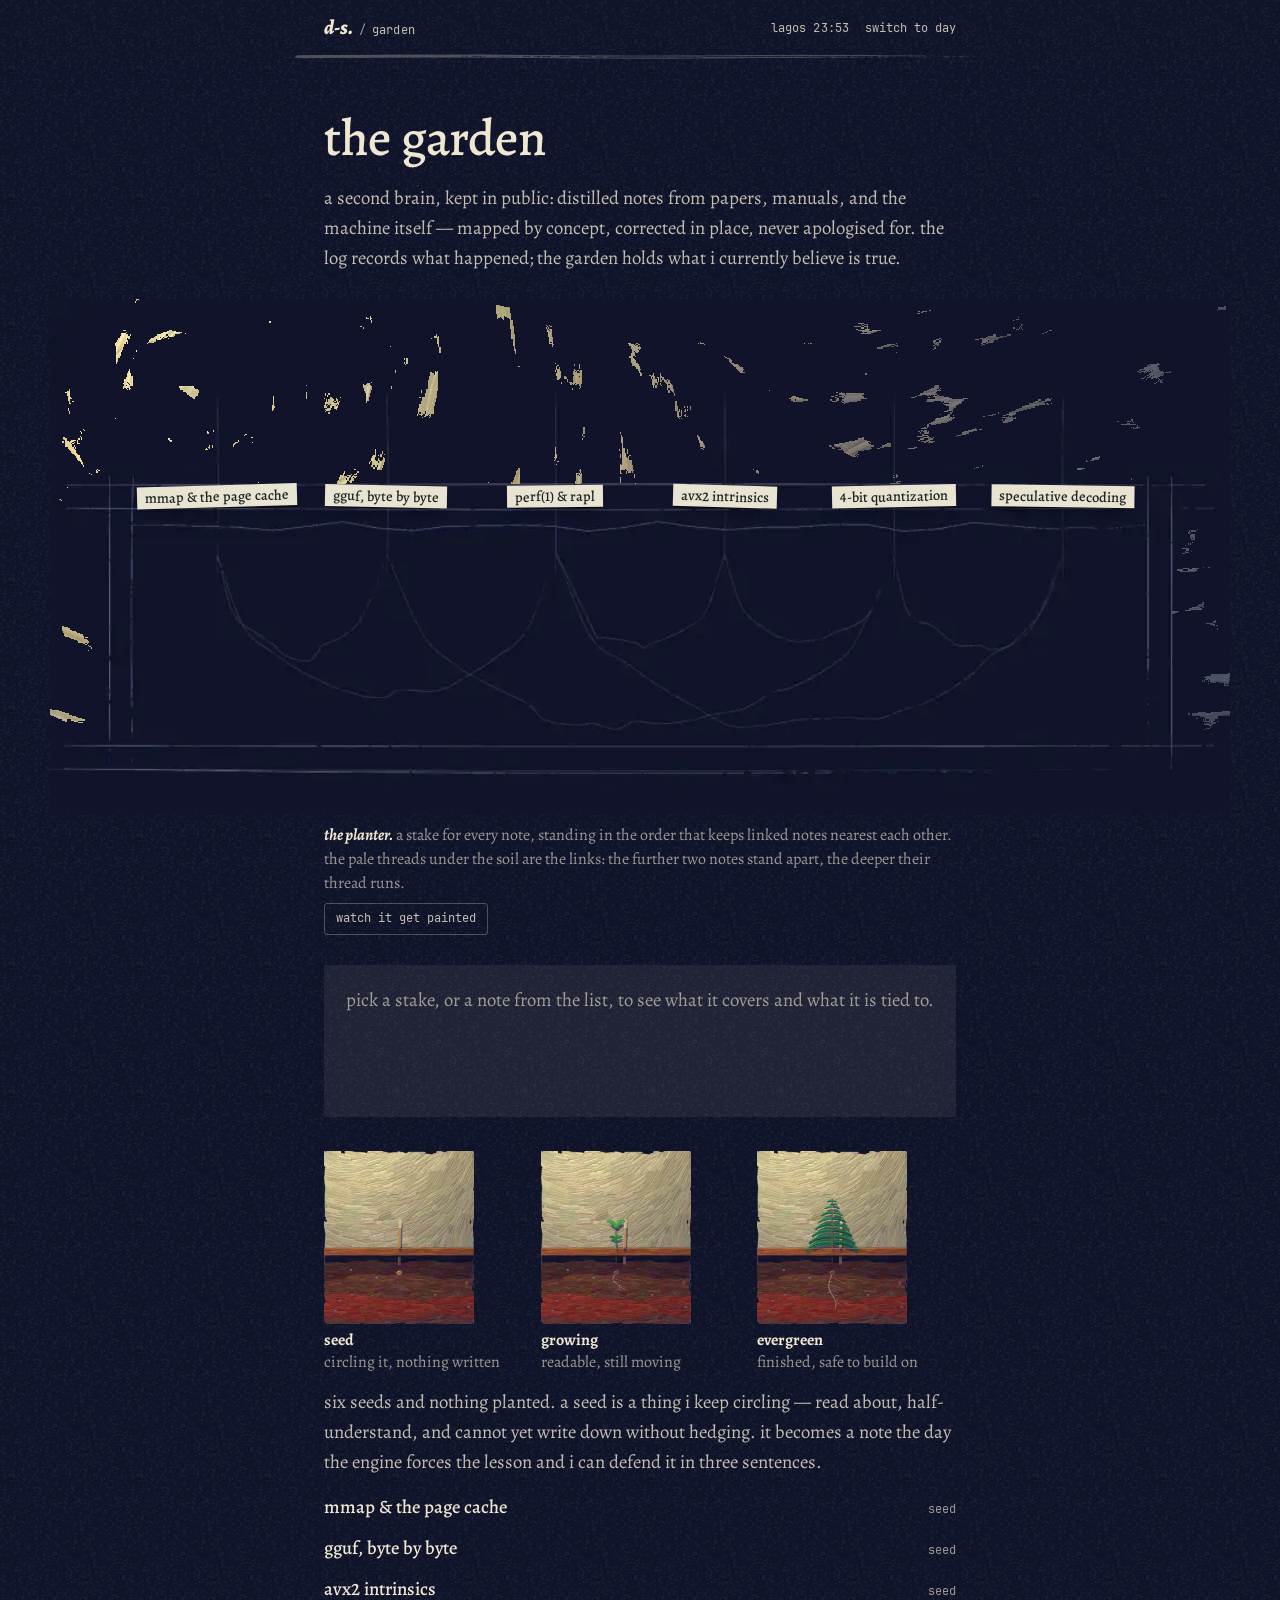
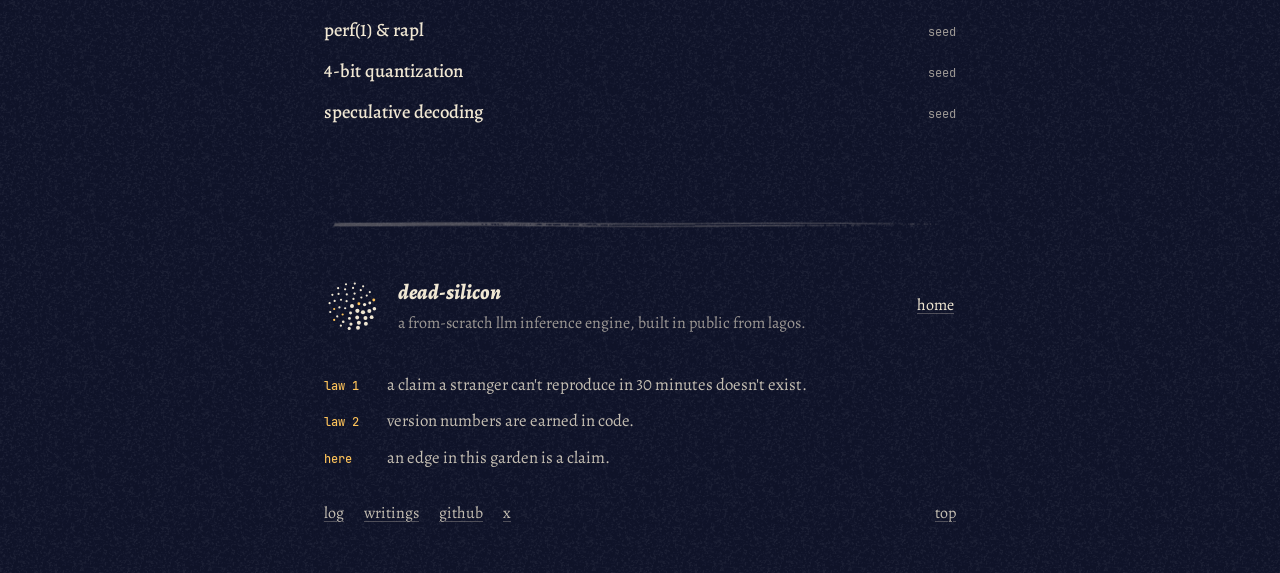
<file: garden.html>
<!DOCTYPE html>
<!--
  dead-silicon — the garden: an internal knowledge base, kept in public.

  the picture is a planter with a glass front, standing on the bench under the same
  lamp as the front page. it is painted, like the front page, by a program in this
  repo (_tools/paint/garden.py), from the notes and links in data.js:
    a note   is a stake, with whatever has come up beside it (a seed under the soil,
             a seedling, or a small conifer)
    a link   is a pale thread of fungus running under the soil between two notes.
             the further apart they stand, the deeper it runs
  the stakes are buttons. pointing at one lights its threads; picking it opens the
  note under the picture. garden.html#id opens that note straight away (the home
  page and every garden note link here that way).

  _tools/ds keeps the notes and links:
    ds seed id "label" "what it covers"   a thing you keep circling
    ds plant id                           the day it gets written: makes garden-id.html
    ds tend id                            you corrected it in place
    ds evergreen id                       it stopped changing
    ds link a b                           only when you can defend the edge in one sentence
  the note panel and the list rebuild themselves from data.js straight away. the
  PICTURE only changes when it is repainted: run `_tools/ds paint` after any of the
  above. until then a new note still works: it is in the list, just not in the picture.
-->
<html lang="en" data-theme="dark">
<head>
<meta charset="utf-8">
<meta name="viewport" content="width=device-width, initial-scale=1">
<meta name="color-scheme" content="light dark">
<title>the garden · dead-silicon</title>
<meta name="description" content="A second brain kept in public: distilled notes from papers, manuals, and the machine — mapped by concept, corrected in place.">
<meta property="og:title" content="the garden · dead-silicon">
<meta property="og:description" content="A second brain kept in public — a concept graph of what the engine forces me to learn.">
<meta name="twitter:card" content="summary_large_image">
<!-- SHARE CARD. og:url and og:image must stay ABSOLUTE — x, whatsapp and slack
     fetch from their own servers, so a relative path unfurls as a blank box.
     og.png is made by banner.py from the night painting. -->
<meta property="og:type" content="article">
<meta property="og:url" content="https://deadsilicon.com/garden.html">
<meta property="og:site_name" content="dead-silicon">
<meta property="og:image" content="https://deadsilicon.com/og.png">
<meta property="og:image:width" content="1200">
<meta property="og:image:height" content="630">
<meta property="og:image:alt" content="an oil painting of a desk at night in lagos: an old laptop with a terminal open, a keyboard, a phone on a gooseneck, a bare bulb, and the words 'dead silicon'.">
<meta name="twitter:image" content="https://deadsilicon.com/og.png">
<link rel="icon" href="data:image/svg+xml,%3Csvg xmlns='http://www.w3.org/2000/svg' viewBox='0 0 32 32'%3E%3Crect width='32' height='32' fill='%2310142A'/%3E%3Ccircle cx='16' cy='16' r='3.2' fill='%23F0E7D3'/%3E%3Ccircle cx='23' cy='12' r='2' fill='%23FFC45A'/%3E%3Ccircle cx='10' cy='21' r='2' fill='%23F0E7D3'/%3E%3Ccircle cx='20' cy='22' r='1.6' fill='%23F0E7D3'/%3E%3C/svg%3E">
<meta name="theme-color" content="#10142A">
<link rel="apple-touch-icon" href="touch-icon.png">
<script>
/* theme boot: day or night by the clock in lagos (the front page is a painting of
   the bench as it is right now). the switch overrides it for this visit only. */
(function(){var t=null;try{t=sessionStorage.getItem("ds-theme")}catch(e){}
if(t!=="dark"&&t!=="light"){var h=12;try{h=+new Intl.DateTimeFormat("en-GB",{timeZone:"Africa/Lagos",hour:"2-digit",hour12:false}).format(new Date())}catch(e){}
t=(h>=7&&h<19)?"light":"dark"}
document.documentElement.setAttribute("data-theme",t);
var m=document.querySelector('meta[name="theme-color"]');if(m)m.setAttribute("content",t==="dark"?"#10142A":"#DDE4DC")})();
</script>
<style>
*{box-sizing:border-box}
body{margin:0}
h1,h2{margin:0}
button{font:inherit;color:var(--dim);background:none;border:0;cursor:pointer;padding:6px 8px;margin:-6px -8px}
header.top{position:sticky;top:0;z-index:50}
header.top .bar{max-width:var(--w);margin-inline:auto;padding:10px 20px;display:flex;
  align-items:baseline;justify-content:space-between;gap:12px}
.crumb{white-space:nowrap;overflow:hidden;text-overflow:ellipsis;min-width:0}
.crumb a{text-decoration:none}.crumb .sep{color:var(--mute);padding:0 6px}
.crumb .here{color:var(--dim)}
.hud{display:flex;gap:16px;align-items:baseline;color:var(--dim);flex-shrink:0}
#clock{font-variant-numeric:tabular-nums}
.tk{animation:tk 2s steps(1) infinite}
@keyframes tk{50%{opacity:.25}}

main{padding:50px 0 30px}
.col{max-width:var(--w);margin-inline:auto;padding:0 20px}
.sub{margin:14px 0 0;color:var(--dim)}

/* the planter. the canvas is the painting (easel.js); over it lie the threads, as
   lines that only show when lit, and the stakes, as buttons. where they all go
   comes from the painter (art/garden.js), so they stay true when it is repainted. */
.bed{position:relative;margin:26px auto 0;max-width:1180px;scroll-margin-top:64px}
#gp{display:block;width:100%;height:auto;aspect-ratio:2000/875}
.bed img.still{display:block;width:100%;height:auto}
#gt{position:absolute;inset:0;width:100%;height:100%;pointer-events:none;overflow:visible}
#gt path{fill:none;stroke:#ffc45a;stroke-width:4.5;stroke-linecap:round;stroke-linejoin:round;vector-effect:non-scaling-stroke;
  opacity:0;transition:opacity .25s;filter:drop-shadow(0 0 5px rgba(255,170,50,.95))}
#gt path.lit{opacity:.95}
.stake{position:absolute;padding:0;margin:0;color:inherit;border-radius:6px}
.stake:focus-visible{outline:2px solid #ffc45a;outline-offset:-3px}
/* its name, on a paper label stuck to the rail under the stake */
.stake .t{position:absolute;left:50%;top:var(--ly);transform:translate(calc(-50% + var(--dx,0px)),-50%) rotate(var(--tilt,0deg));
  white-space:nowrap;font-family:var(--serif);font-size:.9rem;line-height:1.15;font-weight:500;
  background:var(--paper);color:#1c2422;padding:3px 8px 2px;
  box-shadow:0 1px 0 rgba(0,0,0,.28),0 7px 12px -7px rgba(0,0,0,.7);transition:opacity .2s,background .2s}
.bed.picked .stake:not(.on):not(.tied) .t{opacity:.5}
.stake.on .t,.stake:hover .t,.stake:focus-visible .t{background:#ffc45a;opacity:1!important;z-index:2}
/* not enough room for every label (a phone, or a lot of notes): show the one in hand */
.bed.tight .stake:not(.on):not(:hover):not(:focus-visible) .t{opacity:0!important}
.plate{margin:8px 0 0;font-size:1rem;line-height:1.5;color:var(--mute)}
.plate b{color:var(--ink);font-weight:700;font-style:italic}

/* the note in hand */
.note{margin-top:30px;padding:20px 22px 22px;background:var(--tint);min-height:9.5rem}
.note .hint{margin:0;color:var(--mute)}
.note h2{font-size:1.6rem;line-height:1.15}
.note h2:focus{outline:0}
.n-meta{margin:6px 0 0;font-family:var(--mono);font-size:.74rem;color:var(--mute)}
.n-meta b{font-weight:500;color:var(--ember)}
.note p.n-scope{margin:12px 0 0;color:var(--dim)}
.note p.n-ties{margin:12px 0 0;color:var(--mute)}
.n-ties button{font-family:var(--serif);font-size:inherit;color:var(--ink);padding:0;margin:0;text-decoration:underline;
  text-decoration-thickness:1px;text-decoration-color:var(--faint);text-underline-offset:.2em}
.n-ties button:hover{color:var(--onwash);text-decoration-color:transparent;background:url("art/swash-gold.png") center/100% 100% no-repeat}
.n-do{margin:16px 0 0;display:flex;flex-wrap:wrap;gap:10px 18px;align-items:center}

/* the key: what each stage looks like in the planter */
.key{margin:34px 0 0;display:grid;grid-template-columns:repeat(3,minmax(0,1fr));gap:18px}
.key figure{margin:0}
.key .pic{display:block;width:100%;max-width:150px;aspect-ratio:260/300;background:center/cover no-repeat}
:root[data-theme="dark"] .key .seed{background-image:url("art/garden-night-seed.webp")}
:root[data-theme="light"] .key .seed{background-image:url("art/garden-day-seed.webp")}
:root[data-theme="dark"] .key .growing{background-image:url("art/garden-night-growing.webp")}
:root[data-theme="light"] .key .growing{background-image:url("art/garden-day-growing.webp")}
:root[data-theme="dark"] .key .evergreen{background-image:url("art/garden-night-evergreen.webp")}
:root[data-theme="light"] .key .evergreen{background-image:url("art/garden-day-evergreen.webp")}
.key figcaption{margin-top:6px;font-family:var(--serif);font-size:1rem;line-height:1.35;color:var(--mute)}
.key figcaption b{display:block;color:var(--ink);font-weight:700}

/* every note, as a list */
.rows{margin-top:10px}
.row{display:flex;justify-content:space-between;gap:18px;align-items:baseline;padding:9px 0;text-decoration:none;color:var(--ink)}
.row .rt{font-size:1.3rem;font-weight:500;line-height:1.2;min-width:0}
.row .rd{color:var(--mute);white-space:nowrap;flex-shrink:0}
.row.now .rt{background:url("art/swash-gold.png") center/100% 100% no-repeat;color:var(--onwash)}

footer{margin-top:56px}
footer .wrap{max-width:var(--w);margin-inline:auto;padding:46px 20px 40px}
.sig{display:flex;align-items:center;gap:12px 18px;flex-wrap:wrap}
#orb{width:56px;height:56px;flex-shrink:0}
.sig-t{min-width:0;flex:1}
.sig-name{text-decoration:none}
.sig-line{margin-top:2px;color:var(--mute)}
.laws{list-style:none;margin:30px 0 0;padding:0;color:var(--dim)}
.laws li{display:grid;grid-template-columns:7ch minmax(0,1fr);align-items:baseline}
.laws b{color:var(--ember);font-size:.74rem}
.fnav{display:flex;flex-wrap:wrap;align-items:baseline}
.fnav a{color:var(--dim);padding:6px 0}
.fnav .totop{margin-left:auto}
@media (max-width:700px){
  #gp{aspect-ratio:1000/867}
  .note{padding:16px 16px 18px}
  .key{gap:12px}
  .key figcaption{font-size:.92rem}
  .row{flex-wrap:wrap;gap:0 18px}
  .row .rt{font-size:1.2rem;flex-basis:100%}
  .crumb a{display:inline-block;padding:12px 0;margin:-12px 0}
  .laws li{grid-template-columns:1fr}.fnav .totop{margin-left:0}
}
@media (max-width:420px){#clock{display:none}}
@media (prefers-reduced-motion:reduce){.tk{animation:none}#gt path{transition:none}}
</style>
<link rel="stylesheet" href="site.css">
</head>
<body id="top">

<header class="top">
  <div class="bar">
    <nav class="crumb" aria-label="breadcrumb">
      <a href="index.html">d-s.</a><span class="sep">/</span><span class="here">garden</span>
    </nav>
    <div class="hud">
      <span id="clock">lagos --:--</span>
      <button id="theme" type="button"><span class="w">switch to </span>day</button>
    </div>
  </div>
</header>

<main>
  <div class="col">
    <h1>the garden</h1>
    <p class="sub">a second brain, kept in public: distilled notes from papers, manuals,
      and the machine itself — mapped by concept, corrected in place, never apologised for.
      the log records what happened; the garden holds what i currently believe is true.</p>
  </div>

  <div class="bed" id="bed">
    <canvas id="gp" role="img" aria-label="an oil painting of a wooden planter with a glass front, standing on the bench under a bare bulb. through the glass: layers of soil, a seed under each stake, and pale threads of fungus running from seed to seed."></canvas>
    <noscript><img class="still" src="art/garden-night-wide.webp" width="2000" height="875" alt="an oil painting of a glass-fronted planter: a stake for each note, and threads under the soil joining the linked ones."><style>#gp{display:none}</style></noscript>
    <svg id="gt" viewBox="0 0 1000 1000" preserveAspectRatio="none" aria-hidden="true"></svg>
    <div id="gs"></div>
  </div>

  <div class="col">
    <p class="plate"><b>the planter.</b> a stake for every note, standing in the order that keeps linked
      notes nearest each other. the pale threads under the soil are the links: the further two notes
      stand apart, the deeper their thread runs.</p>
    <p class="plate"><button class="ctl" id="regrow" type="button">watch it get painted</button></p>

    <!-- the note in hand. empty until a stake (or a row in the list) is picked -->
    <section class="note" id="note" aria-live="polite" aria-label="the note in hand"></section>

    <div class="key" aria-label="what each stage looks like">
      <figure><span class="pic seed" role="img" aria-label="a seed just under the soil, beside its stake"></span>
        <figcaption><b>seed</b> circling it, nothing written</figcaption></figure>
      <figure><span class="pic growing" role="img" aria-label="a seedling beside its stake"></span>
        <figcaption><b>growing</b> readable, still moving</figcaption></figure>
      <figure><span class="pic evergreen" role="img" aria-label="a small conifer beside its stake"></span>
        <figcaption><b>evergreen</b> finished, safe to build on</figcaption></figure>
    </div>

    <p class="sub"><span id="gcount">six seeds and nothing planted.</span> a seed is a thing i keep circling —
      read about, half-understand, and cannot yet write down without hedging. it becomes
      a note the day the engine forces the lesson and i can defend it in three sentences.</p>
    <div class="rows" id="grows"></div>
    <noscript><p class="sub">the list of notes is built with javascript.</p></noscript>
  </div>
</main>

<footer>
  <div class="wrap">
    <div class="sig">
      <canvas id="orb" aria-hidden="true"></canvas>
      <div class="sig-t">
        <a class="sig-name" href="index.html">dead-silicon</a>
        <div class="sig-line">a from-scratch llm inference engine, built in public from lagos.</div>
      </div>
      <a class="back" href="index.html#garden">home</a>
    </div>
    <ol class="laws">
      <li><b>law 1</b><span>a claim a stranger can't reproduce in 30 minutes doesn't exist.</span></li>
      <li><b>law 2</b><span>version numbers are earned in code.</span></li>
      <li><b>here</b><span>an edge in this garden is a claim.</span></li>
    </ol>
    <nav class="fnav" aria-label="footer">
      <a href="log.html">log</a><a href="writings.html">writings</a>
      <a href="https://github.com/elijahadeb" target="_blank" rel="noopener">github</a>
      <a href="https://x.com/elijahadeb" target="_blank" rel="noopener">x</a>
      <a class="totop" href="#top">top</a>
    </nav>
  </div>
</footer>

<script src="data.js"></script>
<script src="art/garden.js"></script>
<script src="easel.js"></script>
<script>
(function(){
"use strict";
var doc=document, root=doc.documentElement;
var reduced=window.matchMedia("(prefers-reduced-motion: reduce)").matches;
function q(s){return doc.querySelector(s)}
function cvar(n){return getComputedStyle(root).getPropertyValue(n).trim()}
function esc(s){return String(s).replace(/[&<>"]/g,function(c){return {"&":"&amp;","<":"&lt;",">":"&gt;",'"':"&quot;"}[c]})}
function mulberry32(seed){var t=seed>>>0;return function(){t=(t+0x6D2B79F5)>>>0;
  var r=Math.imul(t^(t>>>15),1|t);r=(r+Math.imul(r^(r>>>7),61|r))^r;
  return ((r^(r>>>14))>>>0)/4294967296}}

var DS=window.DS||{garden:{notes:[],links:[]}};
var NOTES=DS.garden.notes, LINKS=DS.garden.links, ART=window.DSGARDEN||{};
var byId={};NOTES.forEach(function(n){byId[n.id]=n});
function ties(id){var out=[];
  LINKS.forEach(function(l){if(l[0]===id&&byId[l[1]])out.push(l[1]);else if(l[1]===id&&byId[l[0]])out.push(l[0])});
  return out}

/* the painting */
var bed=q("#bed"), gs=q("#gs"), gt=q("#gt");
var easel=window.DSEasel?window.DSEasel(q("#gp"),{art:"art/",name:"garden",meta:ART}):null;
function mode(){return root.getAttribute("data-theme")==="dark"?"night":"day"}
function meta(){return ART[mode()+"-"+(easel?easel.view():"wide")]}

/* stakes and threads, laid over the painting from where the painter says they are.
   a note that was added after the last repaint has no stake yet; it is still in the
   list below and still opens. */
var stakes={}, picked=null, pointed=null;
function lay(){
  var m=meta();gs.innerHTML="";gt.innerHTML="";stakes={};
  if(!m||!m.plants)return;
  (m.threads||[]).forEach(function(t){
    if(!byId[t.a]||!byId[t.b])return;
    var p=doc.createElementNS("http://www.w3.org/2000/svg","path");
    p.setAttribute("d","M"+t.d.map(function(c){return (c[0]*1000).toFixed(1)+" "+(c[1]*1000).toFixed(1)}).join("L"));
    p.setAttribute("data-a",t.a);p.setAttribute("data-b",t.b);gt.appendChild(p);
  });
  (m.order||[]).forEach(function(id,i){
    var n=byId[id], s=m.plants[id];if(!n||!s)return;
    var b=doc.createElement("button");b.type="button";b.className="stake";
    b.style.cssText="left:"+s.box[0]*100+"%;top:"+s.box[1]*100+"%;width:"+s.box[2]*100+"%;height:"+s.box[3]*100+"%";
    b.style.setProperty("--ly",((s.label[1]-s.box[1])/s.box[3]*100)+"%");
    b.style.setProperty("--tilt",[-1.6,1.1,-0.6,1.7,-1.2,0.8][i%6]+"deg");
    b.setAttribute("aria-label",n.label+", "+n.status);
    b.setAttribute("aria-pressed","false");
    b.innerHTML='<span class="t">'+esc(n.label)+'</span>';
    b.addEventListener("click",function(){pick(picked===id?null:id)});
    b.addEventListener("pointerenter",function(e){if(e.pointerType!=="touch")point(id)});
    b.addEventListener("pointerleave",function(){point(null)});
    b.addEventListener("focus",function(){point(id)});
    b.addEventListener("blur",function(){point(null)});
    gs.appendChild(b);stakes[id]=b;
  });
  fit();light();
}
/* labels: all of them if they fit side by side, otherwise only the one in hand,
   and never hanging off the edge of the picture */
function fit(){
  bed.classList.remove("tight");
  var ids=Object.keys(stakes), r=bed.getBoundingClientRect(), last=-1e9, tight=false;
  ids.map(function(id){var t=stakes[id].firstChild;t.style.setProperty("--dx","0px");return t.getBoundingClientRect()})
    .sort(function(a,b){return a.left-b.left}).forEach(function(c){if(c.left<last+6)tight=true;last=c.right});
  bed.classList.toggle("tight",tight);
  ids.forEach(function(id){var t=stakes[id].firstChild, c=t.getBoundingClientRect(), dx=0;
    if(c.left<r.left+6)dx=r.left+6-c.left;else if(c.right>r.right-6)dx=r.right-6-c.right;
    t.style.setProperty("--dx",dx+"px")});
}
/* what is lit: the note being pointed at, or failing that the note in hand */
function light(){
  var id=pointed||picked, tied=id?ties(id):[];
  bed.classList.toggle("picked",!!id);
  Object.keys(stakes).forEach(function(k){var b=stakes[k];
    b.classList.toggle("on",k===picked);b.classList.toggle("tied",!!id&&(k===id||tied.indexOf(k)>=0));
    b.setAttribute("aria-pressed",k===picked?"true":"false")});
  Array.prototype.forEach.call(gt.children,function(p){
    var on=!!id&&(p.getAttribute("data-a")===id||p.getAttribute("data-b")===id);
    p.classList.toggle("lit",on)});
}
function point(id){pointed=id;light()}

/* the note in hand */
var noteEl=q("#note");
function when(n){
  if(n.status==="seed")return "<b>seed</b>. not written yet";
  var s="<b>"+esc(n.status)+"</b>";
  if(n.planted)s+=". planted "+esc(n.planted);
  if(n.tended)s+=", last tended "+esc(n.tended);
  return s}
function show(){
  var n=picked&&byId[picked];
  if(!n){noteEl.innerHTML='<p class="hint">pick a stake, or a note from the list, to see what it covers and what it is tied to.</p>';return}
  var t=ties(n.id), names=t.map(function(k){return '<button type="button" data-go="'+esc(k)+'">'+esc(byId[k].label)+'</button>'});
  var tied=!names.length?"tied to nothing yet.":"tied to "+(names.length>1?names.slice(0,-1).join(", ")+" and "+names[names.length-1]:names[0])+".";
  var inPic=!!stakes[n.id];
  noteEl.innerHTML='<h2 tabindex="-1">'+esc(n.label)+'</h2><p class="n-meta">'+when(n)+(inPic?"":". not in the picture until it is repainted")+'</p>'+
    (n.scope?'<p class="n-scope">'+esc(n.scope)+'</p>':'')+'<p class="n-ties">'+tied+'</p>'+
    '<p class="n-do">'+(n.page?'<a class="more" href="'+esc(n.page)+'">read the note</a>':'')+
    '<button class="ctl" type="button" data-go="">close</button></p>';
}
noteEl.addEventListener("click",function(e){
  var b=e.target.closest("[data-go]");if(!b)return;
  pick(b.getAttribute("data-go")||null,{focus:true})});
function pick(id,o){
  o=o||{};picked=id&&byId[id]?id:null;
  try{history.replaceState(null,"",picked?"#"+picked:location.pathname+location.search)}catch(e){}
  show();light();rows();
  if(picked&&o.bring){bed.scrollIntoView({block:"start",behavior:reduced?"auto":"smooth"})}
  if(picked&&o.focus){var h=noteEl.querySelector("h2");if(h)h.focus({preventScroll:!o.bring})}
}
doc.addEventListener("keydown",function(e){if(e.key==="Escape"&&picked)pick(null)});

/* every note, as a list. a row picks its note and brings the picture into view */
var rowsEl=q("#grows");
function rows(){
  rowsEl.innerHTML=NOTES.map(function(n){
    return '<a class="row'+(n.id===picked?" now":"")+'" href="#'+esc(n.id)+'"><span class="rt">'+esc(n.label)+
      '</span><span class="rd">'+esc(n.status)+(n.tended?", tended "+esc(n.tended):"")+'</span></a>'}).join("");
}
rowsEl.addEventListener("click",function(e){
  var a=e.target.closest("a.row");if(!a)return;
  e.preventDefault();pick(a.getAttribute("href").slice(1),{bring:true,focus:true})});
function fromHash(){var id=decodeURIComponent(location.hash.slice(1));
  if(id&&byId[id]&&id!==picked)pick(id,{bring:true})}
window.addEventListener("hashchange",fromHash);

/* how many of each, in words */
(function(){var c={seed:0,growing:0,evergreen:0}, w=["no","one","two","three","four","five","six","seven","eight","nine","ten"];
  NOTES.forEach(function(n){c[n.status]=(c[n.status]||0)+1});
  function n(k){return k<w.length?w[k]:String(k)}
  var planted=c.growing+c.evergreen;
  var t=planted?[c.seed?n(c.seed)+" seed"+(c.seed===1?"":"s"):"",c.growing?n(c.growing)+" growing":"",
      c.evergreen?n(c.evergreen)+" evergreen":""].filter(Boolean).join(", ")+".":n(c.seed)+" seed"+(c.seed===1?"":"s")+" and nothing planted.";
  q("#gcount").textContent=t})();

/* first visit paints itself; after that it is just there */
var seen=false;try{seen=sessionStorage.getItem("ds-grown")==="1"}catch(e){}
if(easel){easel.show(mode(),!seen);try{sessionStorage.setItem("ds-grown","1")}catch(e){}}
show();rows();lay();fromHash();
q("#regrow").addEventListener("click",function(){if(easel)easel.replay()});
var lastView=easel?easel.view():"wide", rs=0;
window.addEventListener("resize",function(){clearTimeout(rs);rs=setTimeout(function(){
  if(easel&&easel.view()!==lastView){lastView=easel.view();lay()}else fit()},220)});
if(doc.fonts&&doc.fonts.ready)doc.fonts.ready.then(fit).catch(function(){});

/* theme */
var themeBtn=q("#theme");
function label(){themeBtn.innerHTML='<span class="w">switch to </span>'+(root.getAttribute("data-theme")==="dark"?"day":"night")}
label();
themeBtn.addEventListener("click",function(){
  var light_=root.getAttribute("data-theme")!=="light";
  root.setAttribute("data-theme",light_?"light":"dark");
  q('meta[name="theme-color"]').setAttribute("content",light_?"#DDE4DC":"#10142A");
  try{sessionStorage.setItem("ds-theme",light_?"light":"dark")}catch(e){}
  label();drawOrb();lay();
  if(easel)easel.show(mode(),true,true);
});
var clock=q("#clock");
var fmt=new Intl.DateTimeFormat("en-GB",{timeZone:"Africa/Lagos",hour:"2-digit",minute:"2-digit",hour12:false});
function tickClock(){var p=fmt.format(new Date()).split(":");
  clock.innerHTML="lagos "+p[0]+'<span class="tk">:</span>'+p[1]}
tickClock();setInterval(tickClock,30000);

/* orb — orb_stamp() from stylize.py, the stipple mark. each ring drifts at its own
   rate, inner ones faster, while the light stays put. hover the sign-off and it
   spins up. still under reduced motion. */
var orbEl=q("#orb"), orbPts=null, orbT=0, orbW=1, orbGoal=1, orbRun=false, orbLast=0;
function drawOrb(){
  if(!orbEl)return;
  if(!orbPts){var rnd=mulberry32(7);orbPts=[{R:0,a:0,j:0,w:0}];
    [[8,6],[14,10],[20,14],[25,16]].forEach(function(rc){
      for(var j=0;j<rc[1];j++)orbPts.push({R:rc[0],a:6.28318*j/rc[1]+rc[0]*0.35,
        j:rnd()*0.3-0.15,w:0.5/Math.sqrt(rc[0])});});}
  var dpr=Math.min(2,window.devicePixelRatio||1),S=56;
  if(orbEl.width!==S*dpr){orbEl.width=S*dpr;orbEl.height=S*dpr}
  var c=orbEl.getContext("2d");c.setTransform(dpr,0,0,dpr,0,0);c.clearRect(0,0,S,S);
  var ink=cvar("--ink"),ember=cvar("--ember"),k=S/62;
  for(var i=0;i<orbPts.length;i++){var p=orbPts[i],a=p.a+orbT*p.w,
    dx=p.R*Math.cos(a),dy=p.R*Math.sin(a),
    r=p.R?0.9+1.4*Math.max(0,(dx+dy)/(1.414*p.R))+p.j:2.2;
    c.fillStyle=(i%9===4)?ember:ink;
    c.beginPath();c.arc(S/2+dx*k,S/2+dy*k,Math.max(1.1,r*k),0,6.283);c.fill();}
}
function orbFrame(now){
  if(!orbRun)return;
  var dt=Math.min(0.1,(now-orbLast)/1000);orbLast=now;
  orbW+=(orbGoal-orbW)*Math.min(1,dt*3);orbT+=dt*orbW;drawOrb();
  requestAnimationFrame(orbFrame);
}
drawOrb();
if(orbEl&&!reduced){
  var orbVis=false, sig=q(".sig");
  var orbGo=function(){var on=orbVis&&!doc.hidden;
    if(on&&!orbRun){orbRun=true;orbLast=performance.now();requestAnimationFrame(orbFrame)}
    else if(!on)orbRun=false};
  new IntersectionObserver(function(en){orbVis=en[0].isIntersecting;orbGo()}).observe(orbEl);
  doc.addEventListener("visibilitychange",orbGo);
  sig.addEventListener("pointerenter",function(){orbGoal=7});
  sig.addEventListener("pointerleave",function(){orbGoal=1});
}

})();
</script>
</body>
</html>
</file>
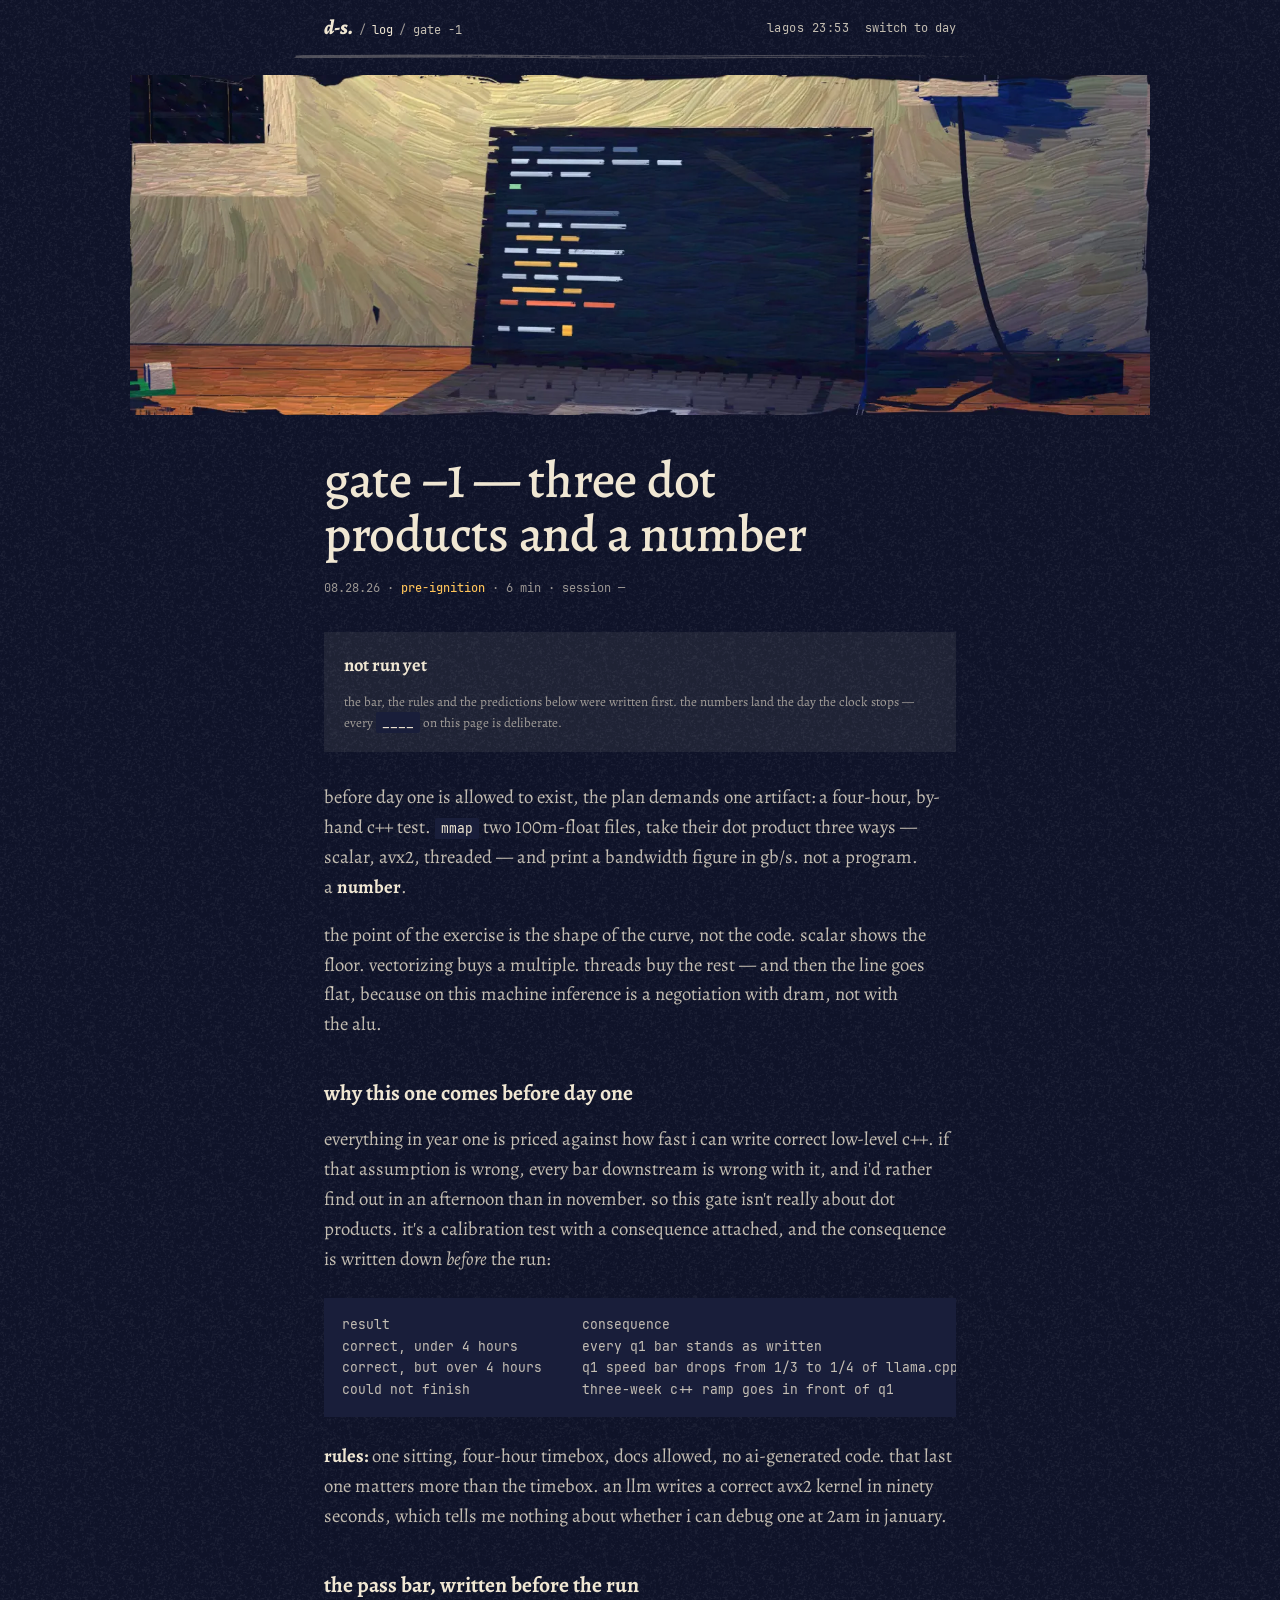
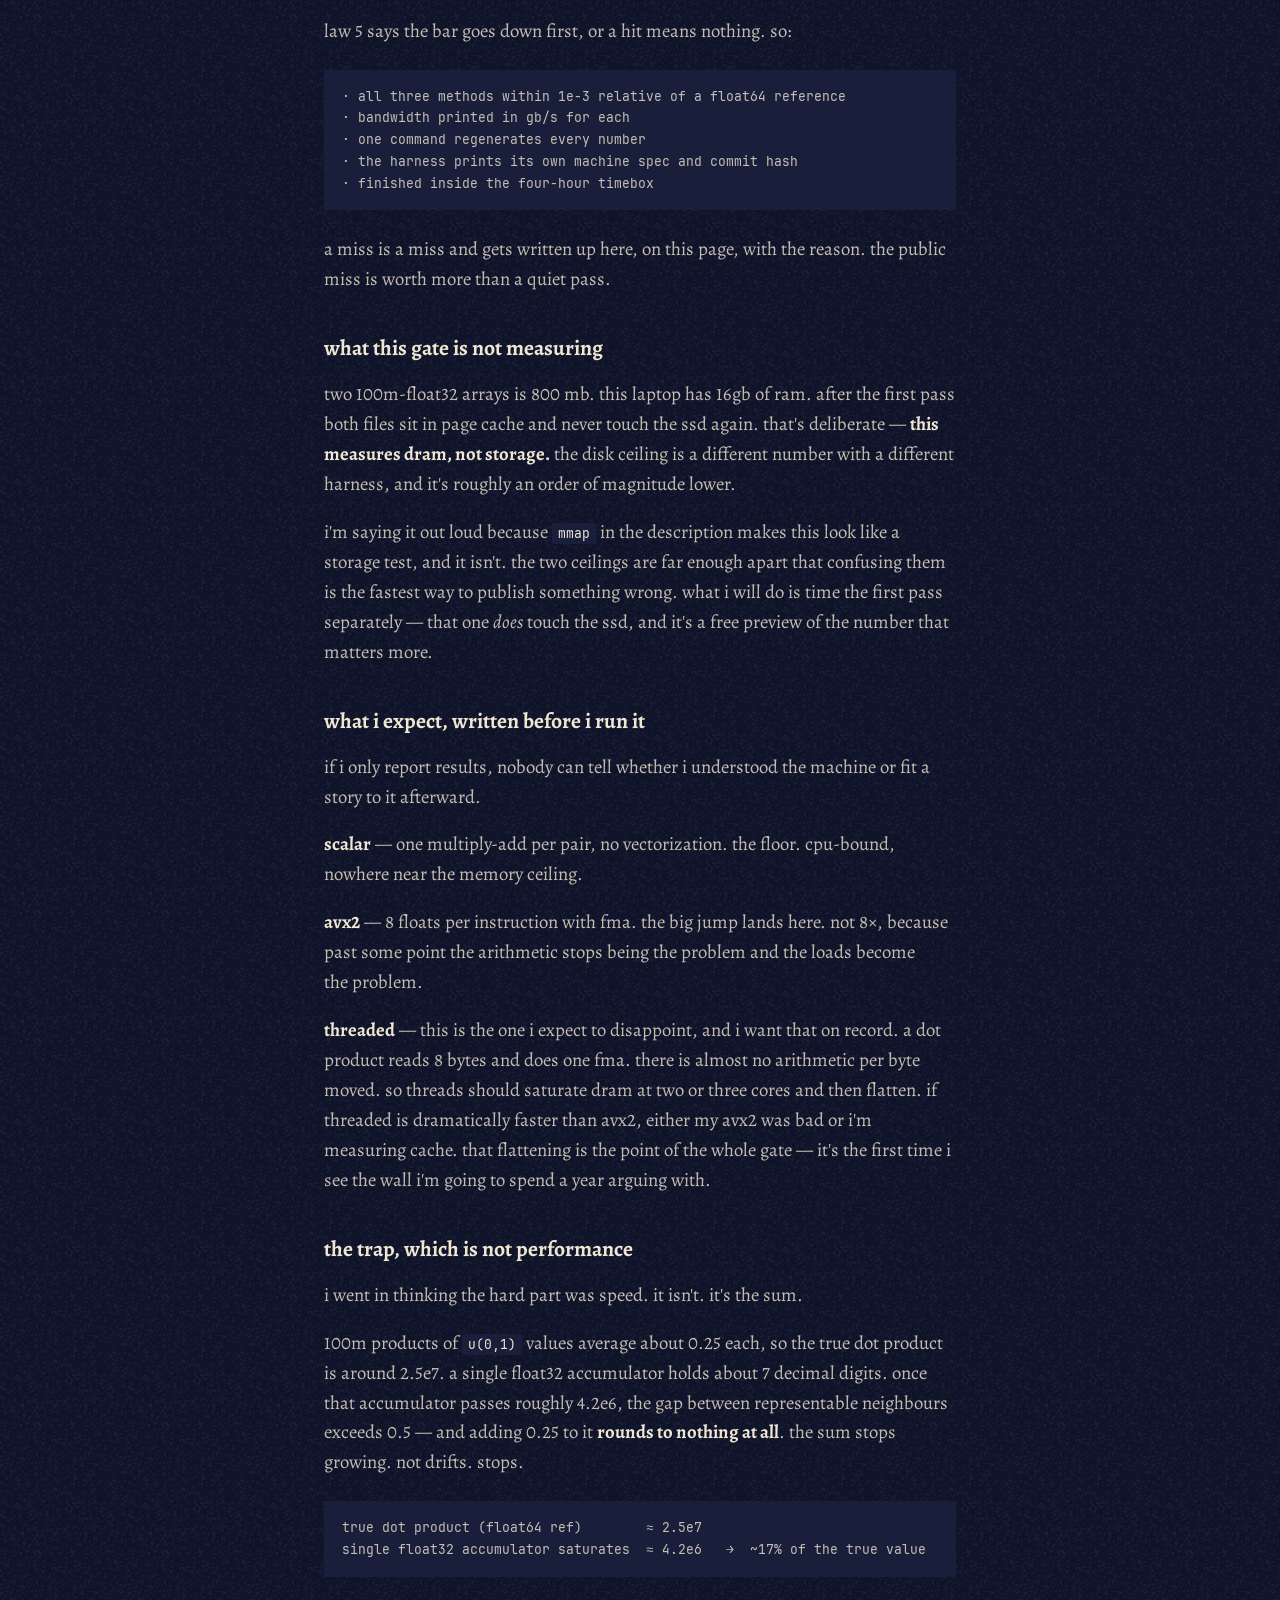
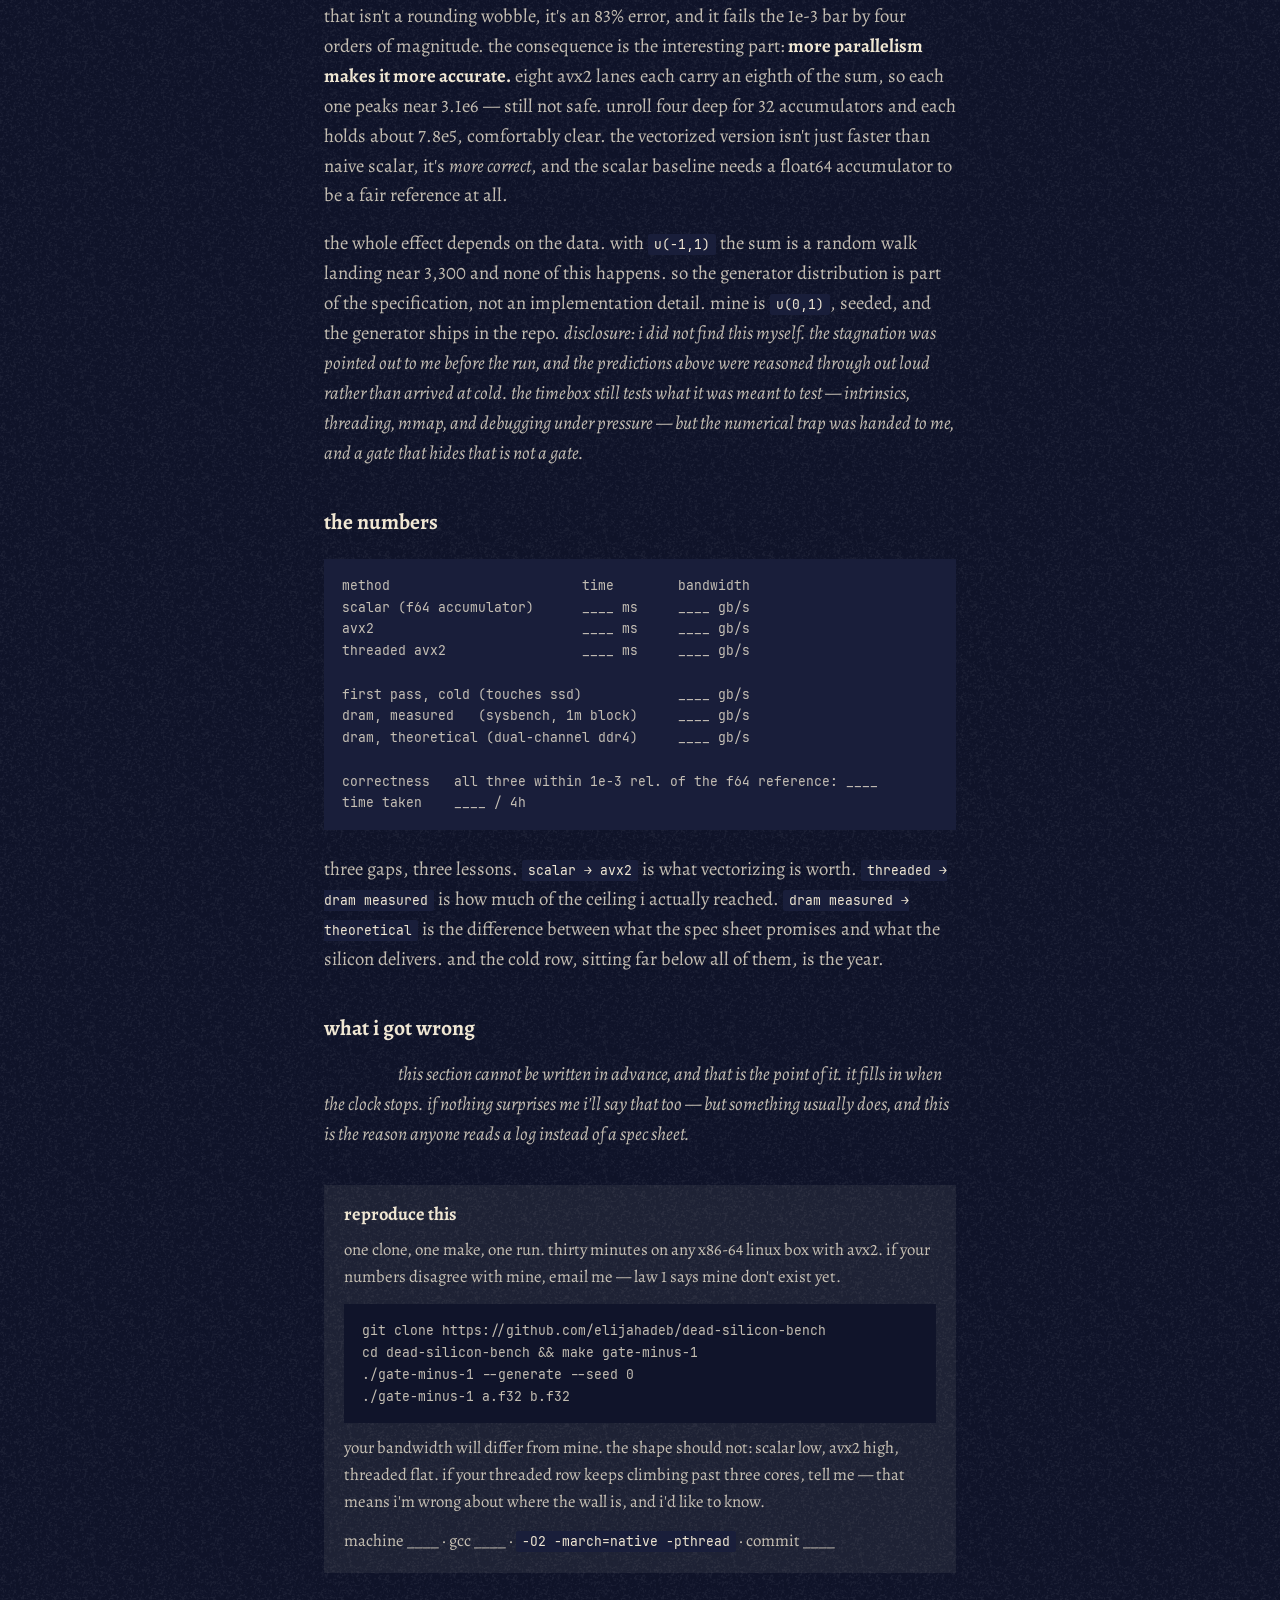
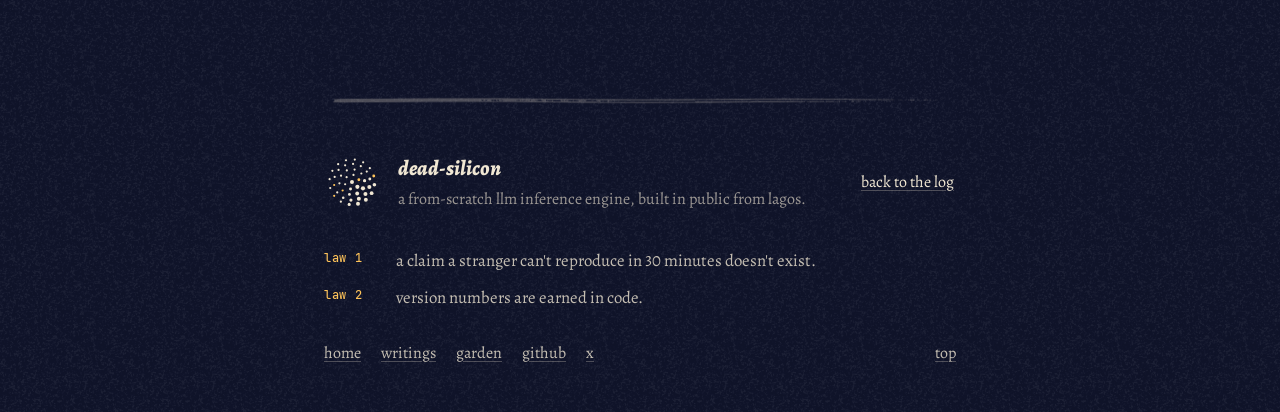
<file: gate-minus-1.html>
<!DOCTYPE html>
<!--
  dead-silicon — writing entry template (copy per post)
  SAMPLE CONTENT throughout: numbers are blanked on purpose — law 1.
  EDIT: title (2 places), meta line, body, the reproduce block commands.
-->
<html lang="en" data-theme="light">
<head>
<meta charset="utf-8">
<meta name="viewport" content="width=device-width, initial-scale=1">
<meta name="color-scheme" content="light dark">
<title>gate −1 — three dot products and a number · dead-silicon</title>
<meta name="description" content="Build log entry from the dead-silicon project.">
<meta property="og:title" content="gate −1 — three dot products and a number · dead-silicon">
<meta property="og:description" content="A four-hour, by-hand C++ test: mmap two 100M-float files, dot product three ways, print GB/s.">
<meta name="twitter:card" content="summary_large_image">
<!-- SHARE CARD. og:url and og:image must stay ABSOLUTE — x, whatsapp and slack
     fetch from their own servers, so a relative path unfurls as a blank box.
     og.png is made by banner.py from the night painting. -->
<meta property="og:type" content="article">
<meta property="og:url" content="https://deadsilicon.com/gate-minus-1.html">
<meta property="og:site_name" content="dead-silicon">
<meta property="og:image" content="https://deadsilicon.com/og.png">
<meta property="og:image:width" content="1200">
<meta property="og:image:height" content="630">
<meta property="og:image:alt" content="an oil painting of a desk at night in lagos: an old laptop with a terminal open, a keyboard, a phone on a gooseneck, a bare bulb, and the words 'dead silicon'.">
<meta name="twitter:image" content="https://deadsilicon.com/og.png">
<link rel="icon" href="data:image/svg+xml,%3Csvg xmlns='http://www.w3.org/2000/svg' viewBox='0 0 32 32'%3E%3Crect width='32' height='32' fill='%2310142A'/%3E%3Ccircle cx='16' cy='16' r='3.2' fill='%23F0E7D3'/%3E%3Ccircle cx='23' cy='12' r='2' fill='%23FFC45A'/%3E%3Ccircle cx='10' cy='21' r='2' fill='%23F0E7D3'/%3E%3Ccircle cx='20' cy='22' r='1.6' fill='%23F0E7D3'/%3E%3C/svg%3E">
<meta name="theme-color" content="#DDE4DC">
<link rel="apple-touch-icon" href="touch-icon.png">
<script>
/* theme boot: day or night by the clock in lagos (the front page is a painting of
   the bench as it is right now). the switch overrides it for this visit only. */
(function(){var t=null;try{t=sessionStorage.getItem("ds-theme")}catch(e){}
if(t!=="dark"&&t!=="light"){var h=12;try{h=+new Intl.DateTimeFormat("en-GB",{timeZone:"Africa/Lagos",hour:"2-digit",hour12:false}).format(new Date())}catch(e){}
t=(h>=7&&h<19)?"light":"dark"}
document.documentElement.setAttribute("data-theme",t);
var m=document.querySelector('meta[name="theme-color"]');if(m)m.setAttribute("content",t==="dark"?"#10142A":"#DDE4DC")})();
</script>
<style>
:root{--mono:"JetBrains Mono",ui-monospace,SFMono-Regular,Menlo,Consolas,"Liberation Mono",monospace;--w:66ch}
*{box-sizing:border-box}
[id]{scroll-margin-top:56px}
body{margin:0;background:var(--bg);color:var(--ink);font-family:var(--mono);
  font-size:15.5px;line-height:1.8;-webkit-font-smoothing:antialiased;font-feature-settings:"calt" 0}
::selection{background:var(--ember);color:var(--bg)}
a{color:var(--ink);text-decoration-color:var(--faint);text-underline-offset:4px}
a:hover{color:var(--ember);text-decoration-color:var(--ember)}
:focus-visible{outline:2px solid var(--ember);outline-offset:3px}
button{font:inherit;color:var(--dim);background:none;border:0;cursor:pointer;padding:6px 8px;margin:-6px -8px}
button:hover{color:var(--ember)}
header.top{position:sticky;top:0;z-index:50;background:var(--bg);border-bottom:1px solid var(--line)}
#prog{position:absolute;left:0;right:0;bottom:-1px;height:2px;background:var(--ember);
  transform:scaleX(0);transform-origin:0 50%;pointer-events:none}
header.top .bar{max-width:var(--w);margin-inline:auto;padding:10px 20px;display:flex;
  align-items:baseline;justify-content:space-between;gap:12px}
.crumb{font-size:.85rem;white-space:nowrap;overflow:hidden;text-overflow:ellipsis;min-width:0}
.crumb a{text-decoration:none}.crumb .sep{color:var(--mute);padding:0 6px}
.crumb .here{color:var(--dim)}
.hud{display:flex;gap:16px;align-items:baseline;font-size:.78rem;color:var(--dim);flex-shrink:0}
#clock{font-variant-numeric:tabular-nums;letter-spacing:.04em}
article{max-width:var(--w);margin-inline:auto;padding:56px 20px 30px}
h1{font-size:clamp(1.4rem,3.4vw,1.9rem);font-weight:800;line-height:1.35;margin:0}
.meta{color:var(--mute);font-size:.8rem;letter-spacing:.12em;text-transform:uppercase;margin:14px 0 34px}
.meta b{color:var(--ember);font-weight:800}
.meta a{color:var(--mute);text-decoration-color:var(--faint)}
.meta a:hover{color:var(--ember);text-decoration-color:var(--ember)}
article p{margin:18px 0;color:var(--dim)}

/* pending strip — same grammar as the pulsing rows on the log and writings pages:
   a pulse means unfinished. this one sits above the fold so a reader meets the
   blanks already knowing they are honest, not broken. */
.pending{border:1px solid var(--line);border-left:2px solid var(--ember);
  padding:12px 16px;margin:0 0 30px;font-size:.82rem;color:var(--mute);
  display:flex;align-items:center;gap:12px;flex-wrap:wrap}
.pending b{color:var(--ember);font-weight:800;letter-spacing:.14em;text-transform:uppercase}
/* cycling verbs, typed then deleted — css only, no javascript.
   each word is an <i> with overflow:hidden and an animated width. the face is
   monospace, so width in ch is exactly the character count and steps(n) reveals
   one glyph per step.

   the caret is the right border: it rides the text edge for free, because it sits
   on the element whose width is animating. the catch is that css INTERPOLATES
   border-color across the gap between keyframes, so a dormant word will fade its
   caret up at left:0 while another word is mid-type — two cursors on screen. every
   colour change below is therefore bracketed by a stop 0.01% earlier, which makes
   it snap. reduced-motion pins word one, fully typed, caret still. */
.verb{display:inline-block;position:relative;height:1.35em;vertical-align:baseline;
  color:var(--ember);text-align:left;font-size:.78rem;
  /* ch measures the glyph, not the gap. inherited letter-spacing makes every
     width below too small and the longest word clips mid-type. keep at 0. */
  letter-spacing:0}
.verb i{position:absolute;left:0;top:0;font-style:normal;white-space:nowrap;
  overflow:hidden;width:0;border-right:1px solid transparent;opacity:.85}
.verb.g{width:10ch}
.verb.g i:nth-child(1){animation:g1 13.0s steps(9,end) infinite}
@keyframes g1{0.00%{width:0;border-color:var(--ember)}6.00%,14.60%{width:9ch;border-color:var(--ember)}19.00%{width:0;border-color:var(--ember)}19.01%,100%{width:0;border-color:transparent}}
.verb.g i:nth-child(2){animation:g2 13.0s steps(6,end) infinite}
@keyframes g2{0%,19.99%{width:0;border-color:transparent}20.00%{width:0;border-color:var(--ember)}26.00%,34.60%{width:6ch;border-color:var(--ember)}39.00%{width:0;border-color:var(--ember)}39.01%,100%{width:0;border-color:transparent}}
.verb.g i:nth-child(3){animation:g3 13.0s steps(10,end) infinite}
@keyframes g3{0%,39.99%{width:0;border-color:transparent}40.00%{width:0;border-color:var(--ember)}46.00%,54.60%{width:10ch;border-color:var(--ember)}59.00%{width:0;border-color:var(--ember)}59.01%,100%{width:0;border-color:transparent}}
.verb.g i:nth-child(4){animation:g4 13.0s steps(9,end) infinite}
@keyframes g4{0%,59.99%{width:0;border-color:transparent}60.00%{width:0;border-color:var(--ember)}66.00%,74.60%{width:9ch;border-color:var(--ember)}79.00%{width:0;border-color:var(--ember)}79.01%,100%{width:0;border-color:transparent}}
.verb.g i:nth-child(5){animation:g5 13.0s steps(10,end) infinite}
@keyframes g5{0%,79.99%{width:0;border-color:transparent}80.00%{width:0;border-color:var(--ember)}86.00%,94.60%{width:10ch;border-color:var(--ember)}99.00%{width:0;border-color:var(--ember)}99.01%,100%{width:0;border-color:transparent}}
.verb.n{width:9ch}
.verb.n i:nth-child(1){animation:n1 13.0s steps(8,end) infinite}
@keyframes n1{0.00%{width:0;border-color:var(--ember)}6.00%,14.60%{width:8ch;border-color:var(--ember)}19.00%{width:0;border-color:var(--ember)}19.01%,100%{width:0;border-color:transparent}}
.verb.n i:nth-child(2){animation:n2 13.0s steps(8,end) infinite}
@keyframes n2{0%,19.99%{width:0;border-color:transparent}20.00%{width:0;border-color:var(--ember)}26.00%,34.60%{width:8ch;border-color:var(--ember)}39.00%{width:0;border-color:var(--ember)}39.01%,100%{width:0;border-color:transparent}}
.verb.n i:nth-child(3){animation:n3 13.0s steps(9,end) infinite}
@keyframes n3{0%,39.99%{width:0;border-color:transparent}40.00%{width:0;border-color:var(--ember)}46.00%,54.60%{width:9ch;border-color:var(--ember)}59.00%{width:0;border-color:var(--ember)}59.01%,100%{width:0;border-color:transparent}}
.verb.n i:nth-child(4){animation:n4 13.0s steps(7,end) infinite}
@keyframes n4{0%,59.99%{width:0;border-color:transparent}60.00%{width:0;border-color:var(--ember)}66.00%,74.60%{width:7ch;border-color:var(--ember)}79.00%{width:0;border-color:var(--ember)}79.01%,100%{width:0;border-color:transparent}}
.verb.n i:nth-child(5){animation:n5 13.0s steps(7,end) infinite}
@keyframes n5{0%,79.99%{width:0;border-color:transparent}80.00%{width:0;border-color:var(--ember)}86.00%,94.60%{width:7ch;border-color:var(--ember)}99.00%{width:0;border-color:var(--ember)}99.01%,100%{width:0;border-color:transparent}}
@media (prefers-reduced-motion:reduce){
  .verb i{animation:none!important;width:0;border-color:transparent}
  .verb i:first-child{width:auto;border-color:var(--ember)}}

article p b{color:var(--ink)}
code{background:var(--panel);padding:2px 6px;font-size:.88em}
pre{background:var(--panel);border:1px solid var(--line);padding:16px 18px;overflow-x:auto;
  font-size:.85rem;line-height:1.7;margin:24px 0}
pre code{background:none;padding:0}
pre,code{font-feature-settings:"calt" 1}
.repro{border:1px solid var(--line);position:relative;
  padding:18px 20px 18px 28px;margin:36px 0}
canvas.rule{position:absolute;left:0;top:0;width:10px;height:100%}
.repro h2{margin:0;font-size:.82rem;letter-spacing:.28em;text-transform:uppercase;color:var(--ember)}
.repro p{font-size:.88rem;margin:12px 0 0}
.repro pre{margin:14px 0 0}
/* footer — one sign-off, same on every page: who, the laws, where to go next. */
footer{border-top:1px solid var(--line);margin-top:56px}
footer .wrap{max-width:var(--w);margin-inline:auto;padding:46px 20px 40px}
.sig{display:flex;align-items:center;gap:12px 18px;flex-wrap:wrap}
#orb{width:56px;height:56px;flex-shrink:0}
.sig-t{min-width:0;flex:1}
.sig-name{font-weight:800;letter-spacing:.06em;text-decoration:none}
.sig-name:hover{color:var(--ember)}
.sig-line{margin-top:2px;font-size:.8rem;color:var(--mute)}
.back{text-decoration:none;font-size:.9rem;border-bottom:1px solid var(--faint);padding:10px 2px 6px;display:inline-block}
.laws{list-style:none;margin:30px 0 0;padding:0;font-size:.88rem;color:var(--dim);
  border-bottom:1px dashed var(--line)}
.laws li{display:grid;grid-template-columns:8ch minmax(0,1fr);padding:11px 0;
  border-top:1px dashed var(--line)}
.laws b{color:var(--ember);font-weight:800;font-size:.78rem;letter-spacing:.06em}
.fnav{display:flex;flex-wrap:wrap;align-items:baseline;gap:4px 22px;margin-top:22px;font-size:.85rem}
.fnav a{text-decoration:none;color:var(--dim);padding:6px 0}
.fnav a:hover{color:var(--ember)}
.fnav .totop{margin-left:auto}
/* the colon ticks with the clock — the page is running, not printed */
.tk{animation:tk 2s steps(1) infinite}
@keyframes tk{50%{opacity:.25}}
@media (prefers-reduced-motion:reduce){.tk{animation:none}}
@media (max-width:420px){#clock{display:none}}
@media (max-width:640px){
  pre.list{white-space:pre-wrap}
  .crumb a{display:inline-block;padding:12px 0;margin:-12px 0}
  .laws li{grid-template-columns:1fr}.fnav .totop{margin-left:0}}
</style>
<link rel="stylesheet" href="site.css">
</head>
<body id="top">


<header class="top">
  <div class="bar">
    <nav class="crumb" aria-label="breadcrumb">
      <a href="index.html">d-s.</a><span class="sep">/</span><a href="log.html">log</a><span class="sep">/</span><span class="here">gate&nbsp;−1</span>
    </nav>
    <div class="hud">
      <span id="clock">lagos --:--</span>
      <button id="theme" type="button"><span class="w">switch to </span>day</button>
    </div>
  </div>
  <div id="prog" aria-hidden="true"></div>
</header>

<!-- a detail of the painting on the front page (art/, made by _tools/paint/bench.py) -->
<a class="detail screen" href="index.html" aria-label="a detail of the painting on the front page. back to the bench"></a>


<article>
  <h1>gate −1 — three dot products and a number</h1>
  <div class="meta">08.28.26 · <b>pre-ignition</b> · 6 min ·
    <span title="linked once the timelapse is posted">session —</span><!-- FILL: swap for <a href="X_STATUS_URL" target="_blank" rel="noopener">session</a> --></div>

  <!-- OPTIONAL session film. self-hosted; never the x embed script, it is a tracker.
       Paste this in, uncommented, and copy the .vid rules from log.html:

         figure.vid > video[src=films/dayNNN.mp4  poster=films/dayNNN.jpg
                            preload=none  controls muted loop playsinline]
         figcaption: session film - a[href=<x status url>] posted on x

       poster + preload=none are not optional: without them a visitor downloads
       the whole file before deciding to watch it. and copy height:auto with the
       .vid css, or the height attribute wins and the video letterboxes.
       kept as prose because html comments do not nest. -->

  <div class="pending">
    <b>not run yet</b>
    <span class="verb g" role="img" aria-label="in progress"><i>measuring</i><i>timing</i><i>re-running</i><i>verifying</i><i>writing up</i></span>
    <span>the bar, the rules and the predictions below were written first. the numbers
      land the day the clock stops — every <code>____</code> on this page is deliberate.</span>
  </div>

  <p>before day one is allowed to exist, the plan demands one artifact: a four-hour,
    by-hand c++ test. <code>mmap</code> two 100m-float files, take their dot product three
    ways — scalar, avx2, threaded — and print a bandwidth figure in gb/s.
    not a program. a <b>number</b>.</p>

  <p>the point of the exercise is the shape of the curve, not the code. scalar shows
    the floor. vectorizing buys a multiple. threads buy the rest — and then the line
    goes flat, because on this machine inference is a negotiation with dram,
    not with the alu.</p>

  <h2>why this one comes before day one</h2>

  <p>everything in year one is priced against how fast i can write correct low-level c++.
    if that assumption is wrong, every bar downstream is wrong with it, and i&#39;d rather find
    out in an afternoon than in november. so this gate isn&#39;t really about dot products. it&#39;s
    a calibration test with a consequence attached, and the consequence is written down
    <i>before</i> the run:</p>

<pre><code>result                        consequence
correct, under 4 hours        every q1 bar stands as written
correct, but over 4 hours     q1 speed bar drops from 1/3 to 1/4 of llama.cpp
could not finish              three-week c++ ramp goes in front of q1</code></pre>

  <p><b>rules:</b> one sitting, four-hour timebox, docs allowed, no ai-generated code. that
    last one matters more than the timebox. an llm writes a correct avx2 kernel in ninety
    seconds, which tells me nothing about whether i can debug one at 2am in january.</p>

  <h2>the pass bar, written before the run</h2>

  <p>law 5 says the bar goes down first, or a hit means nothing. so:</p>

<pre class="list"><code>· all three methods within 1e-3 relative of a float64 reference
· bandwidth printed in gb/s for each
· one command regenerates every number
· the harness prints its own machine spec and commit hash
· finished inside the four-hour timebox</code></pre>

  <p>a miss is a miss and gets written up here, on this page, with the reason.
    the public miss is worth more than a quiet pass.</p>

  <h2>what this gate is not measuring</h2>

  <p>two 100m-float32 arrays is 800 mb. this laptop has 16gb of ram. after the first pass both
    files sit in page cache and never touch the ssd again. that&#39;s deliberate —
    <b>this measures dram, not storage.</b> the disk ceiling is a different number with a
    different harness, and it&#39;s roughly an order of magnitude lower.</p>

  <p>i&#39;m saying it out loud because <code>mmap</code> in the description makes this look like
    a storage test, and it isn&#39;t. the two ceilings are far enough apart that confusing them is
    the fastest way to publish something wrong. what i will do is time the first pass
    separately — that one <i>does</i> touch the ssd, and it&#39;s a free preview of the number
    that matters more.</p>

  <h2>what i expect, written before i run it</h2>

  <p>if i only report results, nobody can tell whether i understood the machine or fit a story
    to it afterward.</p>

  <p><b>scalar</b> — one multiply-add per pair, no vectorization. the floor. cpu-bound,
    nowhere near the memory ceiling.</p>

  <p><b>avx2</b> — 8 floats per instruction with fma. the big jump lands here. not 8×, because
    past some point the arithmetic stops being the problem and the loads become the problem.</p>

  <p><b>threaded</b> — this is the one i expect to disappoint, and i want that on record. a dot
    product reads 8 bytes and does one fma. there is almost no arithmetic per byte moved. so
    threads should saturate dram at two or three cores and then flatten. if threaded is
    dramatically faster than avx2, either my avx2 was bad or i&#39;m measuring cache. that
    flattening is the point of the whole gate — it&#39;s the first time i see the wall i&#39;m going
    to spend a year arguing with.</p>

  <h2>the trap, which is not performance</h2>

  <p>i went in thinking the hard part was speed. it isn&#39;t. it&#39;s the sum.</p>

  <p>100m products of <code>u(0,1)</code> values average about 0.25 each, so the true dot
    product is around 2.5e7. a single float32 accumulator holds about 7 decimal digits. once
    that accumulator passes roughly 4.2e6, the gap between representable neighbours exceeds
    0.5 — and adding 0.25 to it <b>rounds to nothing at all</b>. the sum stops growing. not
    drifts. stops.</p>

<pre><code>true dot product (float64 ref)        ≈ 2.5e7
single float32 accumulator saturates  ≈ 4.2e6   →  ~17% of the true value</code></pre>

  <p>that isn&#39;t a rounding wobble, it&#39;s an 83% error, and it fails the 1e-3 bar by four
    orders of magnitude. the consequence is the interesting part:
    <b>more parallelism makes it more accurate.</b> eight avx2 lanes each carry an eighth of
    the sum, so each one peaks near 3.1e6 — still not safe. unroll four deep for 32
    accumulators and each holds about 7.8e5, comfortably clear. the vectorized version isn&#39;t
    just faster than naive scalar, it&#39;s <i>more correct</i>, and the scalar baseline needs a
    float64 accumulator to be a fair reference at all.</p>

  <p>the whole effect depends on the data. with <code>u(-1,1)</code> the sum is a random walk
    landing near 3,300 and none of this happens. so the generator distribution is part of the
    specification, not an implementation detail. mine is <code>u(0,1)</code>, seeded, and the
    generator ships in the repo. <i>disclosure: i did not find this myself. the stagnation was pointed out to me before
    the run, and the predictions above were reasoned through out loud rather than arrived at
    cold. the timebox still tests what it was meant to test — intrinsics, threading, mmap,
    and debugging under pressure — but the numerical trap was handed to me, and a gate that
    hides that is not a gate.</i></p>

  <h2>the numbers</h2>

<pre><code>method                        time        bandwidth
scalar (f64 accumulator)      ____ ms     ____ gb/s
avx2                          ____ ms     ____ gb/s
threaded avx2                 ____ ms     ____ gb/s

first pass, cold (touches ssd)            ____ gb/s
dram, measured   (sysbench, 1m block)     ____ gb/s
dram, theoretical (dual-channel ddr4)     ____ gb/s

correctness   all three within 1e-3 rel. of the f64 reference: ____
time taken    ____ / 4h</code></pre>

  <p>three gaps, three lessons. <code>scalar → avx2</code> is what vectorizing is worth.
    <code>threaded → dram measured</code> is how much of the ceiling i actually reached.
    <code>dram measured → theoretical</code> is the difference between what the spec sheet
    promises and what the silicon delivers. and the cold row, sitting far below all of them,
    is the year.</p>

  <h2>what i got wrong</h2>

  <p><span class="verb g" role="img" aria-label="in progress"><i>measuring</i><i>timing</i><i>re-running</i><i>verifying</i><i>writing up</i></span>
    <i>this section cannot be written in advance, and that is the point of it. it fills in
    when the clock stops. if nothing surprises me i&#39;ll say that too — but something usually
    does, and this is the reason anyone reads a log instead of a spec sheet.</i></p>

  <div class="repro">
    <canvas class="rule" aria-hidden="true"></canvas>
    <h2>reproduce this</h2>
    <p>one clone, one make, one run. thirty minutes on any x86-64 linux box with avx2.
      if your numbers disagree with mine, email me — law 1 says mine don&#39;t exist yet.</p>
<pre><code>git clone https://github.com/elijahadeb/dead-silicon-bench
cd dead-silicon-bench &amp;&amp; make gate-minus-1
./gate-minus-1 --generate --seed 0
./gate-minus-1 a.f32 b.f32</code></pre>
    <p>your bandwidth will differ from mine. the shape should not: scalar low, avx2 high,
      threaded flat. if your threaded row keeps climbing past three cores, tell me — that
      means i&#39;m wrong about where the wall is, and i&#39;d like to know.</p>
    <p>machine ____ · gcc ____ · <code>-O2 -march=native -pthread</code> · commit ____</p>
  </div>

</article>

<footer>
  <div class="wrap">
    <div class="sig">
      <canvas id="orb" aria-hidden="true"></canvas>
      <div class="sig-t">
        <a class="sig-name" href="index.html">dead-silicon</a>
        <div class="sig-line">a from-scratch llm inference engine, built in public from lagos.</div>
      </div>
      <a class="back" href="log.html">back to the log</a>
    </div>
    <ol class="laws">
      <li><b>law 1</b><span>a claim a stranger can't reproduce in 30 minutes doesn't exist.</span></li>
      <li><b>law 2</b><span>version numbers are earned in code.</span></li>
    </ol>
    <nav class="fnav" aria-label="footer">
      <a href="index.html">home</a><a href="writings.html">writings</a><a href="garden.html">garden</a>
      <a href="https://github.com/elijahadeb" target="_blank" rel="noopener">github</a>
      <a href="https://x.com/elijahadeb" target="_blank" rel="noopener">x</a>
      <a class="totop" href="#top">top</a>
    </nav>
  </div>
</footer>

<script>
(function(){
"use strict";
var doc=document, root=doc.documentElement;
function q(s){return doc.querySelector(s)}
function cvar(n){return getComputedStyle(root).getPropertyValue(n).trim()}
function mulberry32(seed){var t=seed>>>0;return function(){t=(t+0x6D2B79F5)>>>0;
  var r=Math.imul(t^(t>>>15),1|t);r=(r+Math.imul(r^(r>>>7),61|r))^r;
  return ((r^(r>>>14))>>>0)/4294967296}}

function qa(s){return Array.prototype.slice.call(doc.querySelectorAll(s))}
function drawRules(){
  var ink=cvar("--ink"),ember=cvar("--ember");
  qa("canvas.rule").forEach(function(cv,ci){
    var hostH=cv.parentElement.offsetHeight;
    var dpr=Math.min(2,window.devicePixelRatio||1);
    cv.width=10*dpr;cv.height=hostH*dpr;
    var c=cv.getContext("2d");c.setTransform(dpr,0,0,dpr,0,0);
    var rnd=mulberry32(29+ci), y=3;
    while(y<hostH-2){
      var r=0.8+rnd()*1.25, x=4+(rnd()*2-1)*2.3;
      c.fillStyle=rnd()<0.12?ink:ember;
      c.beginPath();c.arc(x,y,r,0,6.283);c.fill();
      y+=4+rnd()*3.6;
    }
  });
}
var rsz=null;
window.addEventListener("resize",function(){clearTimeout(rsz);rsz=setTimeout(drawRules,180)});

var themeBtn=q("#theme");
/* the button says what it will do */
function themeLabel(){themeBtn.innerHTML='<span class="w">switch to </span>'+(root.getAttribute("data-theme")==="dark"?"day":"night")}
themeLabel();
themeBtn.addEventListener("click",function(){
  var light=root.getAttribute("data-theme")!=="light";
  root.setAttribute("data-theme",light?"light":"dark");
  themeLabel();
  q('meta[name="theme-color"]').setAttribute("content",light?"#DDE4DC":"#10142A");
  try{sessionStorage.setItem("ds-theme",light?"light":"dark")}catch(e){}
  drawOrb();drawRules();
});

var clock=q("#clock");
var fmt=new Intl.DateTimeFormat("en-GB",{timeZone:"Africa/Lagos",hour:"2-digit",minute:"2-digit",hour12:false});
function tickClock(){var p=fmt.format(new Date()).split(":");
  clock.innerHTML="lagos "+p[0]+'<span class="tk">:</span>'+p[1]}
tickClock();setInterval(tickClock,30000);

/* orb — orb_stamp() from stylize.py, same recipe and seed as og.png, so at rest it
   is the banner's orb exactly. it turns now: each ring drifts at its own rate,
   inner ones faster, while the light stays put — dots swell as they pass through
   it. hover the sign-off and it spins up. still under reduced motion. */
var orbEl=q("#orb"), orbPts=null, orbT=0, orbW=1, orbGoal=1, orbRun=false, orbLast=0;
function drawOrb(){
  if(!orbEl)return;
  if(!orbPts){var rnd=mulberry32(7);orbPts=[{R:0,a:0,j:0,w:0}];
    [[8,6],[14,10],[20,14],[25,16]].forEach(function(rc){
      for(var j=0;j<rc[1];j++)orbPts.push({R:rc[0],a:6.28318*j/rc[1]+rc[0]*0.35,
        j:rnd()*0.3-0.15,w:0.5/Math.sqrt(rc[0])});});}
  var dpr=Math.min(2,window.devicePixelRatio||1),S=56;
  if(orbEl.width!==S*dpr){orbEl.width=S*dpr;orbEl.height=S*dpr}
  var c=orbEl.getContext("2d");c.setTransform(dpr,0,0,dpr,0,0);c.clearRect(0,0,S,S);
  var ink=cvar("--ink"),ember=cvar("--ember"),k=S/62;
  for(var i=0;i<orbPts.length;i++){var p=orbPts[i],a=p.a+orbT*p.w,
    dx=p.R*Math.cos(a),dy=p.R*Math.sin(a),
    r=p.R?0.9+1.4*Math.max(0,(dx+dy)/(1.414*p.R))+p.j:2.2;
    c.fillStyle=(i%9===4)?ember:ink;
    c.beginPath();c.arc(S/2+dx*k,S/2+dy*k,Math.max(1.1,r*k),0,6.283);c.fill();}
}
function orbFrame(now){
  if(!orbRun)return;
  var dt=Math.min(0.1,(now-orbLast)/1000);orbLast=now;
  orbW+=(orbGoal-orbW)*Math.min(1,dt*3);orbT+=dt*orbW;drawOrb();
  requestAnimationFrame(orbFrame);
}
if(orbEl&&!window.matchMedia("(prefers-reduced-motion: reduce)").matches){
  var orbVis=false, sig=q(".sig");
  var orbGo=function(){var on=orbVis&&!doc.hidden;
    if(on&&!orbRun){orbRun=true;orbLast=performance.now();requestAnimationFrame(orbFrame)}
    else if(!on)orbRun=false};
  new IntersectionObserver(function(en){orbVis=en[0].isIntersecting;orbGo()}).observe(orbEl);
  doc.addEventListener("visibilitychange",orbGo);
  sig.addEventListener("pointerenter",function(){orbGoal=7});
  sig.addEventListener("pointerleave",function(){orbGoal=1});
}

var prog=q("#prog"), pTick=false;
function setProg(){
  var d=doc.documentElement, h=d.scrollHeight-window.innerHeight;
  var v=h>0?Math.min(1,Math.max(0,(window.scrollY||d.scrollTop||0)/h)):0;
  prog.style.transform="scaleX("+v+")";pTick=false;
}
window.addEventListener("scroll",function(){if(!pTick){pTick=true;requestAnimationFrame(setProg)}},{passive:true});
setProg();

function init(){drawOrb();drawRules()}
init();
if(doc.fonts&&doc.fonts.ready){doc.fonts.ready.then(init).catch(function(){})}
})();
</script>
</body>
</html>
</file>
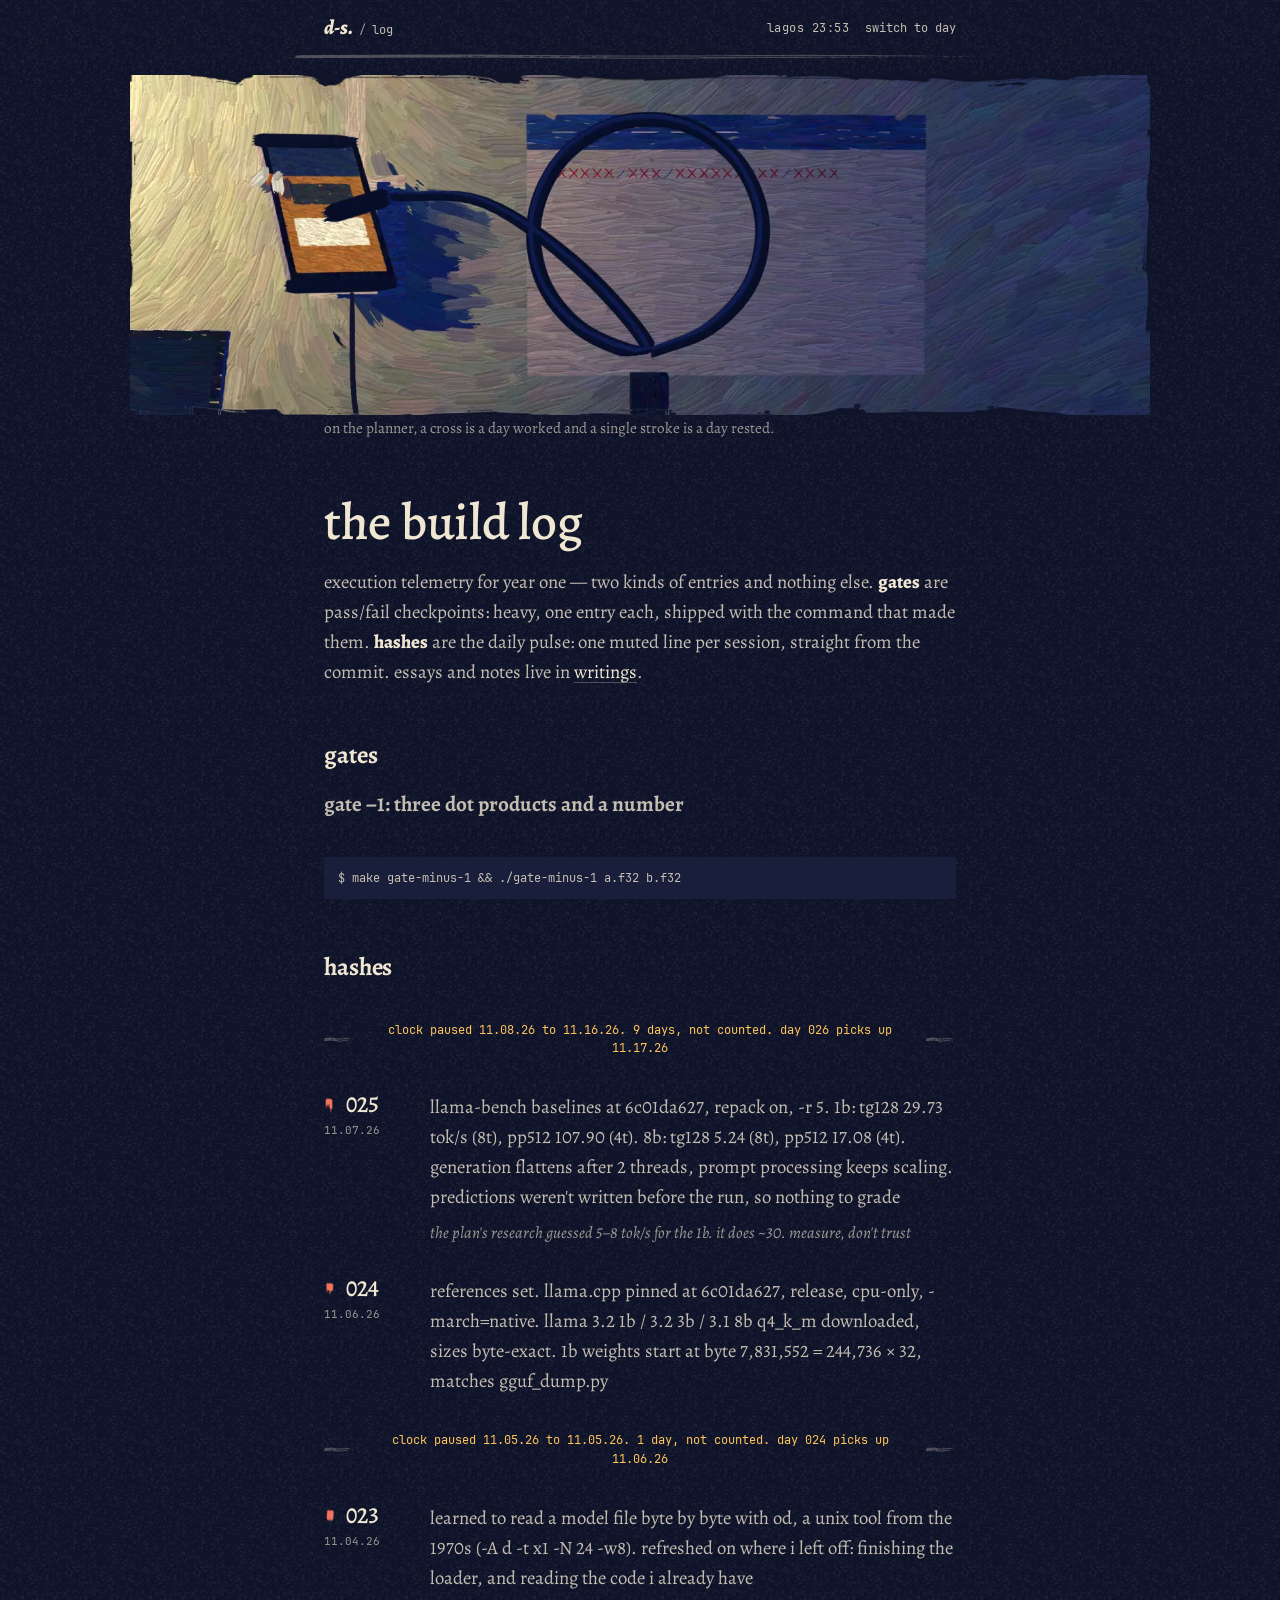
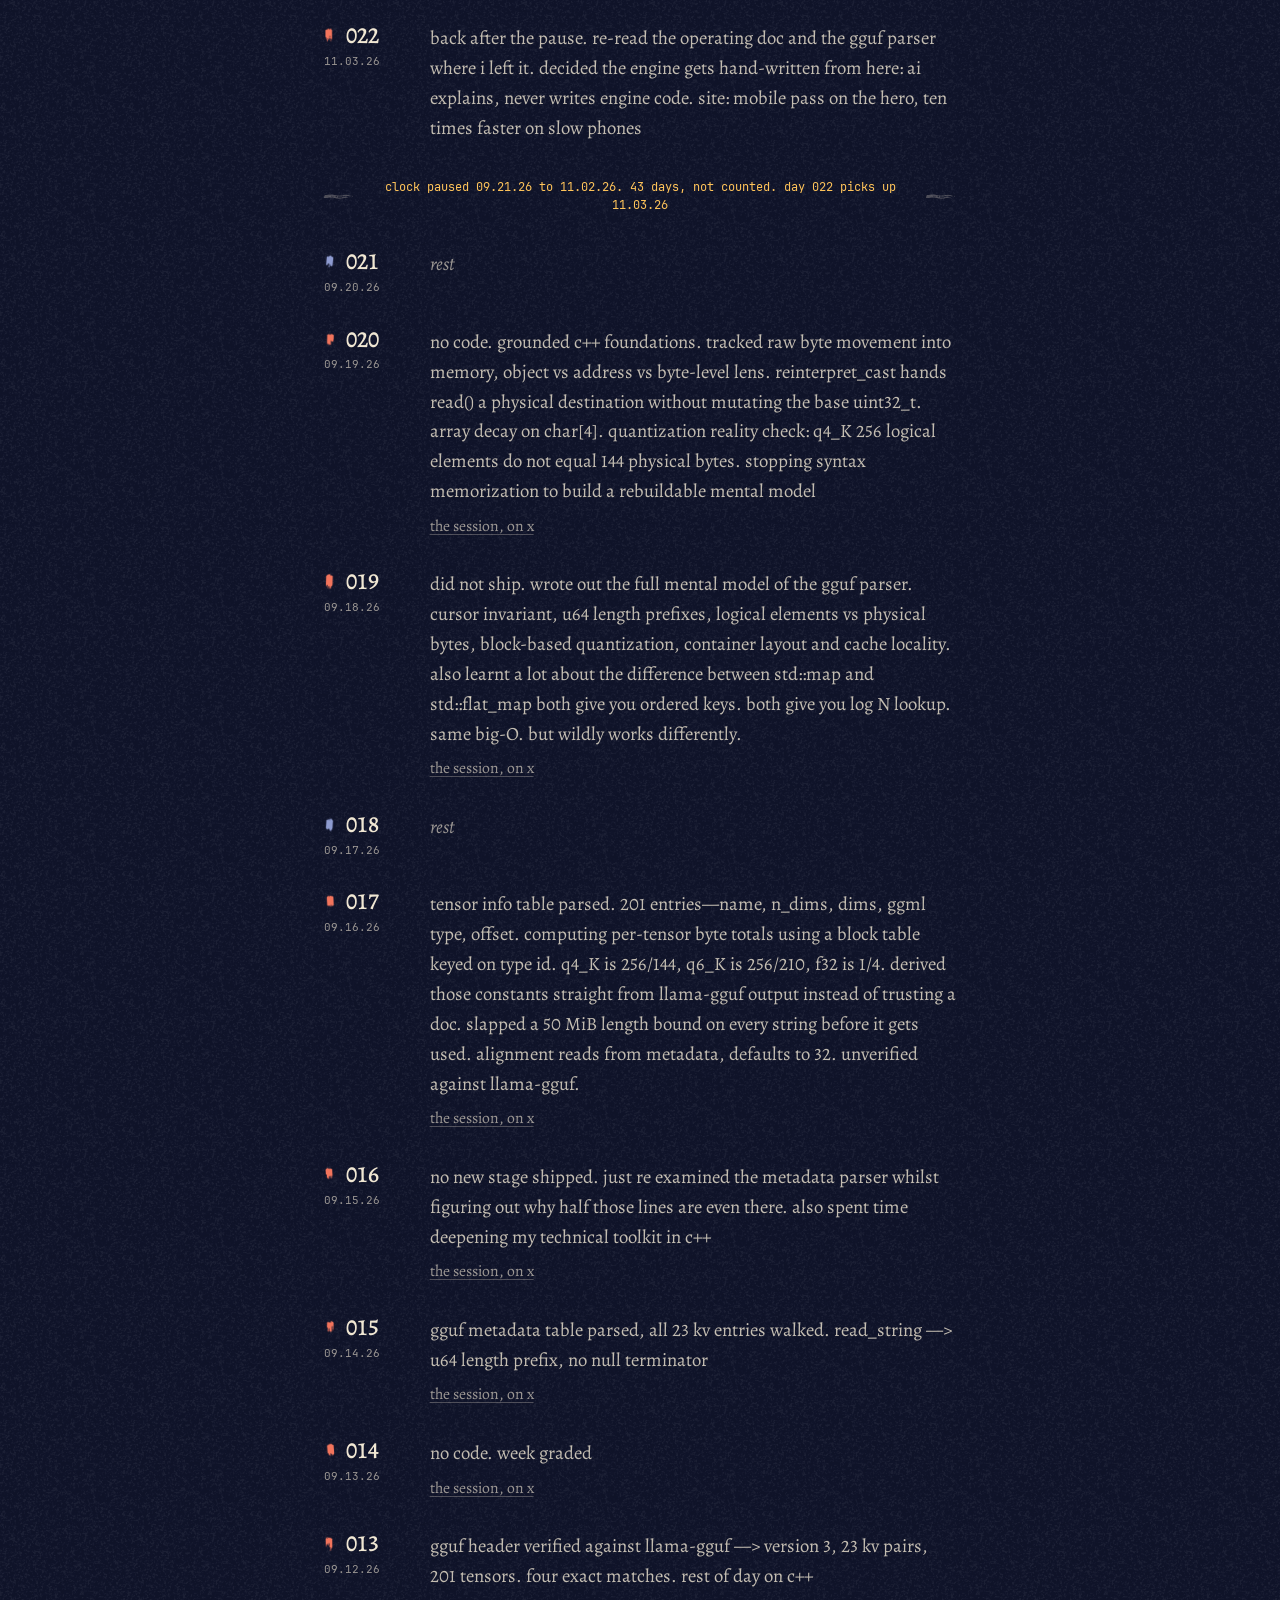
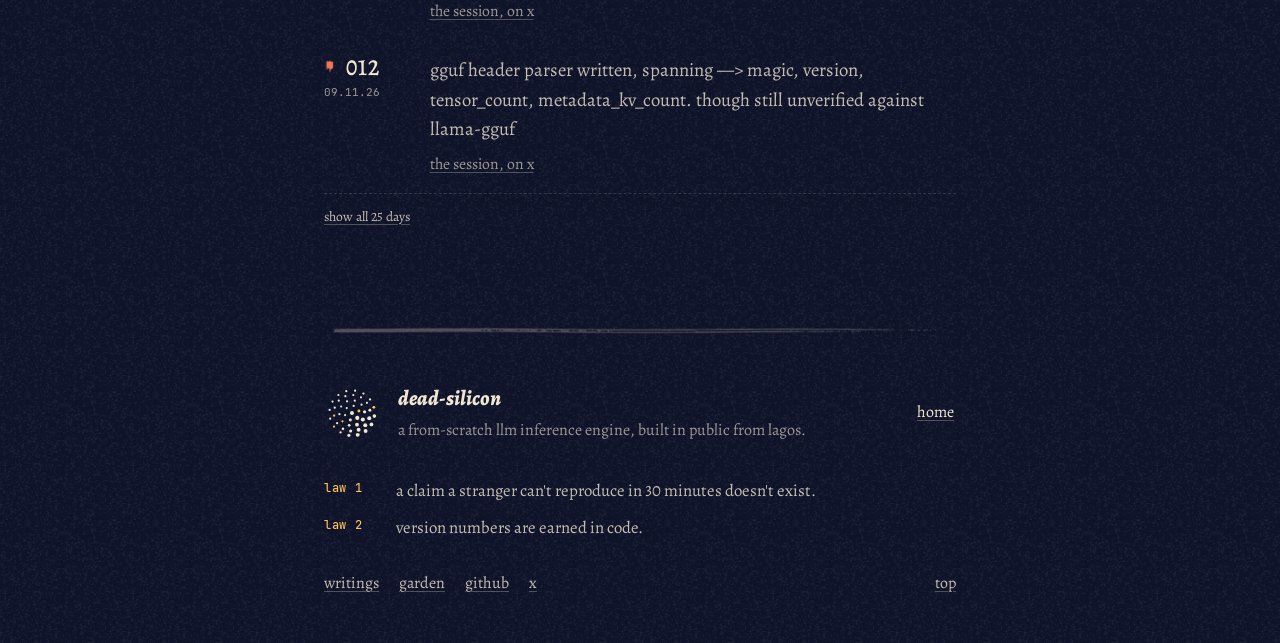
<file: log.html>
<!DOCTYPE html>
<!-- dead-silicon — the build log: execution telemetry ONLY.
     two species and nothing else:
       GATES  — pass/fail checkpoints. one heavy plate each, shipped with the
                command that made them. status: [pass] [fail] [next]
       HASHES — the daily pulse. one muted line per session, added right after the
                tweet goes out: _tools/ds day "…" --x <link> --push (20s ritual).
     both live in data.js, next to this file; this page only draws them.
     essays & notes live in writings.html — never here.
     LIVING ARTIFACT: self-hosted <video>, never the x embed script (it is a
     tracker and would kill the footer's 0-trackers line). drop day001.mp4 next
     to this file; the x link is a caption OUT-link. -->
<html lang="en" data-theme="light">
<head>
<meta charset="utf-8">
<meta name="viewport" content="width=device-width, initial-scale=1">
<meta name="color-scheme" content="light dark">
<title>the build log · dead-silicon</title>
<meta name="description" content="Execution telemetry for a 365-day build: gates and hashes.">
<meta property="og:title" content="the build log · dead-silicon">
<meta property="og:description" content="Gates and hashes — pass/fail checkpoints and the daily pulse of a 365-day build.">
<meta name="twitter:card" content="summary_large_image">
<!-- SHARE CARD. og:url and og:image must stay ABSOLUTE — x, whatsapp and slack
     fetch from their own servers, so a relative path unfurls as a blank box.
     og.png is made by banner.py from the night painting. -->
<meta property="og:type" content="article">
<meta property="og:url" content="https://deadsilicon.com/log.html">
<meta property="og:site_name" content="dead-silicon">
<meta property="og:image" content="https://deadsilicon.com/og.png">
<meta property="og:image:width" content="1200">
<meta property="og:image:height" content="630">
<meta property="og:image:alt" content="an oil painting of a desk at night in lagos: an old laptop with a terminal open, a keyboard, a phone on a gooseneck, a bare bulb, and the words 'dead silicon'.">
<meta name="twitter:image" content="https://deadsilicon.com/og.png">
<link rel="icon" href="data:image/svg+xml,%3Csvg xmlns='http://www.w3.org/2000/svg' viewBox='0 0 32 32'%3E%3Crect width='32' height='32' fill='%2310142A'/%3E%3Ccircle cx='16' cy='16' r='3.2' fill='%23F0E7D3'/%3E%3Ccircle cx='23' cy='12' r='2' fill='%23FFC45A'/%3E%3Ccircle cx='10' cy='21' r='2' fill='%23F0E7D3'/%3E%3Ccircle cx='20' cy='22' r='1.6' fill='%23F0E7D3'/%3E%3C/svg%3E">
<meta name="theme-color" content="#DDE4DC">
<link rel="apple-touch-icon" href="touch-icon.png">
<script>
/* theme boot: day or night by the clock in lagos (the front page is a painting of
   the bench as it is right now). the switch overrides it for this visit only. */
(function(){var t=null;try{t=sessionStorage.getItem("ds-theme")}catch(e){}
if(t!=="dark"&&t!=="light"){var h=12;try{h=+new Intl.DateTimeFormat("en-GB",{timeZone:"Africa/Lagos",hour:"2-digit",hour12:false}).format(new Date())}catch(e){}
t=(h>=7&&h<19)?"light":"dark"}
document.documentElement.setAttribute("data-theme",t);
var m=document.querySelector('meta[name="theme-color"]');if(m)m.setAttribute("content",t==="dark"?"#10142A":"#DDE4DC")})();
</script>
<style>
:root{--mono:"JetBrains Mono",ui-monospace,SFMono-Regular,Menlo,Consolas,"Liberation Mono",monospace;--w:72ch}
*{box-sizing:border-box}
[id]{scroll-margin-top:56px}
body{margin:0;background:var(--bg);color:var(--ink);font-family:var(--mono);
  font-size:15.5px;line-height:1.75;-webkit-font-smoothing:antialiased;font-feature-settings:"calt" 0}
::selection{background:var(--ember);color:var(--bg)}
a{color:var(--ink);text-decoration-color:var(--faint);text-underline-offset:4px}
a:hover{color:var(--ember);text-decoration-color:var(--ember)}
:focus-visible{outline:2px solid var(--ember);outline-offset:3px}
button{font:inherit;color:var(--dim);background:none;border:0;cursor:pointer;padding:6px 8px;margin:-6px -8px}
button:hover{color:var(--ember)}
header.top{position:sticky;top:0;z-index:50;background:var(--bg);border-bottom:1px solid var(--line)}
header.top .bar{max-width:var(--w);margin-inline:auto;padding:10px 20px;display:flex;
  align-items:baseline;justify-content:space-between;gap:12px}
.crumb{font-size:.85rem;white-space:nowrap;overflow:hidden;text-overflow:ellipsis;min-width:0}
.crumb a{text-decoration:none}.crumb .sep{color:var(--mute);padding:0 6px}
.crumb .here{color:var(--dim)}
.hud{display:flex;gap:16px;align-items:baseline;font-size:.78rem;color:var(--dim);flex-shrink:0}
#clock{font-variant-numeric:tabular-nums;letter-spacing:.04em}
main{max-width:var(--w);margin-inline:auto;padding:56px 20px 30px}
h1{margin:0;font-weight:800;letter-spacing:.01em;font-size:clamp(1.3rem,3vw,1.7rem)}
h2{margin:46px 0 0;font-size:1rem;font-weight:800;letter-spacing:.01em}
.sub{margin:14px 0 0;color:var(--dim);font-size:.9rem}
.sub b{color:var(--ink);font-weight:800}
/* gates — high weight, one plate each */
.gate{display:block;border:1px solid var(--line);padding:16px 18px;margin-top:14px;
  text-decoration:none;color:var(--ink)}
.gate .gt{font-weight:800;font-size:1.02rem}
.gate .gm{margin-top:6px;font-size:.75rem;color:var(--mute);letter-spacing:.1em;
  text-transform:uppercase;font-variant-numeric:tabular-nums}
.gate .gm b{color:var(--ember);font-weight:800}
.gate .ga{margin-top:10px;font-size:.8rem;color:var(--dim);
  border-top:1px dashed var(--line);padding-top:10px;overflow-x:auto;white-space:pre}
.gate:hover .gt{color:var(--ember)}
.gate.wip{cursor:default}
.gate.wip .gt{color:var(--dim)}
.gate.wip .ga{opacity:.6}
.gate.wip:hover .gt{color:var(--dim)}
/* cycling verbs, typed then deleted — css only, no javascript.
   each word is an <i> with overflow:hidden and an animated width. the face is
   monospace, so width in ch is exactly the character count and steps(n) reveals
   one glyph per step.

   the caret is the right border: it rides the text edge for free, because it sits
   on the element whose width is animating. the catch is that css INTERPOLATES
   border-color across the gap between keyframes, so a dormant word will fade its
   caret up at left:0 while another word is mid-type — two cursors on screen. every
   colour change below is therefore bracketed by a stop 0.01% earlier, which makes
   it snap. reduced-motion pins word one, fully typed, caret still. */
.verb{display:inline-block;position:relative;height:1.35em;vertical-align:baseline;
  color:var(--ember);text-align:left;font-size:.78rem;
  /* ch measures the glyph, not the gap. any inherited letter-spacing makes every
     width below too small and the longest word clips mid-type. keep this at 0. */
  letter-spacing:0}
.verb i{position:absolute;left:0;top:0;font-style:normal;white-space:nowrap;
  overflow:hidden;width:0;border-right:1px solid transparent;opacity:.85}
.verb.g{width:10ch}
.verb.g i:nth-child(1){animation:g1 13.0s steps(9,end) infinite}
@keyframes g1{0.00%{width:0;border-color:var(--ember)}6.00%,14.60%{width:9ch;border-color:var(--ember)}19.00%{width:0;border-color:var(--ember)}19.01%,100%{width:0;border-color:transparent}}
.verb.g i:nth-child(2){animation:g2 13.0s steps(6,end) infinite}
@keyframes g2{0%,19.99%{width:0;border-color:transparent}20.00%{width:0;border-color:var(--ember)}26.00%,34.60%{width:6ch;border-color:var(--ember)}39.00%{width:0;border-color:var(--ember)}39.01%,100%{width:0;border-color:transparent}}
.verb.g i:nth-child(3){animation:g3 13.0s steps(10,end) infinite}
@keyframes g3{0%,39.99%{width:0;border-color:transparent}40.00%{width:0;border-color:var(--ember)}46.00%,54.60%{width:10ch;border-color:var(--ember)}59.00%{width:0;border-color:var(--ember)}59.01%,100%{width:0;border-color:transparent}}
.verb.g i:nth-child(4){animation:g4 13.0s steps(9,end) infinite}
@keyframes g4{0%,59.99%{width:0;border-color:transparent}60.00%{width:0;border-color:var(--ember)}66.00%,74.60%{width:9ch;border-color:var(--ember)}79.00%{width:0;border-color:var(--ember)}79.01%,100%{width:0;border-color:transparent}}
.verb.g i:nth-child(5){animation:g5 13.0s steps(10,end) infinite}
@keyframes g5{0%,79.99%{width:0;border-color:transparent}80.00%{width:0;border-color:var(--ember)}86.00%,94.60%{width:10ch;border-color:var(--ember)}99.00%{width:0;border-color:var(--ember)}99.01%,100%{width:0;border-color:transparent}}
.verb.n{width:9ch}
.verb.n i:nth-child(1){animation:n1 13.0s steps(8,end) infinite}
@keyframes n1{0.00%{width:0;border-color:var(--ember)}6.00%,14.60%{width:8ch;border-color:var(--ember)}19.00%{width:0;border-color:var(--ember)}19.01%,100%{width:0;border-color:transparent}}
.verb.n i:nth-child(2){animation:n2 13.0s steps(8,end) infinite}
@keyframes n2{0%,19.99%{width:0;border-color:transparent}20.00%{width:0;border-color:var(--ember)}26.00%,34.60%{width:8ch;border-color:var(--ember)}39.00%{width:0;border-color:var(--ember)}39.01%,100%{width:0;border-color:transparent}}
.verb.n i:nth-child(3){animation:n3 13.0s steps(9,end) infinite}
@keyframes n3{0%,39.99%{width:0;border-color:transparent}40.00%{width:0;border-color:var(--ember)}46.00%,54.60%{width:9ch;border-color:var(--ember)}59.00%{width:0;border-color:var(--ember)}59.01%,100%{width:0;border-color:transparent}}
.verb.n i:nth-child(4){animation:n4 13.0s steps(7,end) infinite}
@keyframes n4{0%,59.99%{width:0;border-color:transparent}60.00%{width:0;border-color:var(--ember)}66.00%,74.60%{width:7ch;border-color:var(--ember)}79.00%{width:0;border-color:var(--ember)}79.01%,100%{width:0;border-color:transparent}}
.verb.n i:nth-child(5){animation:n5 13.0s steps(7,end) infinite}
@keyframes n5{0%,79.99%{width:0;border-color:transparent}80.00%{width:0;border-color:var(--ember)}86.00%,94.60%{width:7ch;border-color:var(--ember)}99.00%{width:0;border-color:var(--ember)}99.01%,100%{width:0;border-color:transparent}}
@media (prefers-reduced-motion:reduce){
  .verb i{animation:none!important;width:0;border-color:transparent}
  .verb i:first-child{width:auto;border-color:var(--ember)}}

.gate:hover{border-color:var(--faint)}

/* ---- the look, after the overhaul ------------------------------------------------
   a gate is a title, how it went, and the command that made the number.
   a day is a ledger line: its dab of paint, its number and date, what was done. */
h2{margin-top:54px}
.gate{border:0;padding:0;margin-top:20px}
.gate .gt{font-size:1.32rem;font-weight:700;line-height:1.25}
.gate .gm{margin-top:5px;font-family:var(--mono);font-size:.74rem;color:var(--mute)}
.gate .gm b{font-weight:500}
.gate .gm .st-pass{color:var(--live)}
.gate .gm .st-fail{color:var(--red)}
.gate .ga{margin:12px 0 0;padding:11px 14px;border:0;background:var(--tint);font-family:var(--mono);font-size:.78rem;
  color:var(--dim);opacity:1!important}
a.gate:hover{background:none;color:var(--ink)}
a.gate:hover .gt{color:var(--ink);background:url("art/swash-gold.png") left center/auto 100% no-repeat}
.hashes{margin-top:8px;border-bottom:0}
.day{display:grid;grid-template-columns:5.4rem minmax(0,1fr);column-gap:1.2rem;padding:15px 0}
.dk{display:grid;grid-template-columns:auto 1fr;column-gap:.5rem;align-items:center;align-content:start}
.dk .dab{display:block;width:11px;height:19px;background:var(--red);
  -webkit-mask:url("art/dabs.png") calc(var(--i)*100%/11) 0/1200% 100% no-repeat;
  mask:url("art/dabs.png") calc(var(--i)*100%/11) 0/1200% 100% no-repeat}
.dk b{font-family:var(--serif);font-weight:500;font-size:1.55rem;line-height:1;color:var(--ink);
  font-variant-numeric:lining-nums tabular-nums;justify-self:start;padding:0 .12em}
.dk time{grid-column:1/-1;margin-top:5px;font-family:var(--mono);font-size:.68rem;color:var(--mute)}
.dm p{margin:0;color:var(--dim);overflow-wrap:anywhere}
.dm .dn{margin-top:.5em;font-size:1.02rem;font-style:italic;color:var(--mute)}
.dm .dx{display:inline-block;margin-top:.4em;font-size:.98rem;color:var(--mute)}
.day.rested .dab{background:var(--rest)}
.day.rested .dm p{font-style:italic;color:var(--mute)}
.day.hit .dk b{background:url("art/swash-gold.png") center/100% 100% no-repeat;color:var(--onwash)}
.hmonth{border:0;padding:30px 0 2px;font-family:var(--serif);font-style:italic;font-size:1.25rem;color:var(--mute);
  letter-spacing:0;text-transform:none}
.pz{display:flex;align-items:center;gap:14px;padding:20px 0;font-family:var(--mono);font-size:.72rem;color:var(--ember)}
.pz::before,.pz::after{content:"";flex:1;height:9px;background:var(--faint);min-width:20px;
  -webkit-mask:url("art/rule.png") center/100% 100% no-repeat;mask:url("art/rule.png") center/100% 100% no-repeat}
.pz span{max-width:34rem;text-align:center}
.hmore{border:0;padding:14px 0;font-family:var(--serif);font-size:1.1rem;color:var(--dim);text-decoration:underline;
  text-decoration-thickness:1px;text-decoration-color:var(--faint);text-underline-offset:.2em}
@media (max-width:640px){
  .day{grid-template-columns:1fr;row-gap:6px}
  .dk{display:flex;align-items:baseline;gap:.55rem}
  .dk .dab{align-self:center}
  .dk time{margin:0}
  .pz::before,.pz::after{display:none}
}
/* living artifact — self-hosted, no third-party script */
.vid{border:1px solid var(--line);margin:18px 0 0;padding:0}
.vid video{display:block;width:100%;height:auto;aspect-ratio:16/9;background:#000}
/* height:auto is load-bearing — the tag carries width/height attributes to reserve
   layout space, and without this the attribute height wins and letterboxes. */
.vid figcaption{padding:10px 14px;font-size:.72rem;color:var(--mute)}
.vid figcaption::before{content:"# ";color:var(--faint)}
.vid figcaption a{color:var(--mute)}
.vid figcaption a:hover{color:var(--ember)}
/* hashes — the daily pulse, deliberately muted */
.hashes{margin-top:18px;border-bottom:1px dashed var(--line)}
.hash{border-top:1px dashed var(--line);padding:10px 0;font-size:.85rem;color:var(--mute)}
.hash .hd{color:var(--faint);font-variant-numeric:tabular-nums;white-space:pre}
.hash a{color:var(--mute);text-decoration-color:var(--faint)}
.hash a:hover{color:var(--ember)}
.hash .hn{margin:6px 0 0;font-size:.82rem;color:var(--mute);max-width:60ch}
.hmonth{border-top:1px dashed var(--line);padding:12px 0 2px;font-size:.7rem;
  color:var(--faint);letter-spacing:.18em;text-transform:uppercase}
.hash.hit{box-shadow:inset 2px 0 0 var(--ember);padding-left:14px}
.hpause{border-top:1px dashed var(--line);padding:12px 0;font-size:.78rem;color:var(--ember);
  letter-spacing:.04em}
.hmore{display:block;width:100%;text-align:left;border-top:1px dashed var(--line);
  padding:12px 0;margin:0;font-size:.85rem;color:var(--dim)}
.hmore:hover{color:var(--ember)}
/* footer — one sign-off, same on every page: who, the laws, where to go next. */
footer{border-top:1px solid var(--line);margin-top:56px}
footer .wrap{max-width:var(--w);margin-inline:auto;padding:46px 20px 40px}
.sig{display:flex;align-items:center;gap:12px 18px;flex-wrap:wrap}
#orb{width:56px;height:56px;flex-shrink:0}
.sig-t{min-width:0;flex:1}
.sig-name{font-weight:800;letter-spacing:.06em;text-decoration:none}
.sig-name:hover{color:var(--ember)}
.sig-line{margin-top:2px;font-size:.8rem;color:var(--mute)}
.back{text-decoration:none;font-size:.9rem;border-bottom:1px solid var(--faint);padding:10px 2px 6px;display:inline-block}
.laws{list-style:none;margin:30px 0 0;padding:0;font-size:.88rem;color:var(--dim);
  border-bottom:1px dashed var(--line)}
.laws li{display:grid;grid-template-columns:8ch minmax(0,1fr);padding:11px 0;
  border-top:1px dashed var(--line)}
.laws b{color:var(--ember);font-weight:800;font-size:.78rem;letter-spacing:.06em}
.fnav{display:flex;flex-wrap:wrap;align-items:baseline;gap:4px 22px;margin-top:22px;font-size:.85rem}
.fnav a{text-decoration:none;color:var(--dim);padding:6px 0}
.fnav a:hover{color:var(--ember)}
.fnav .totop{margin-left:auto}
/* the colon ticks with the clock — the page is running, not printed */
.tk{animation:tk 2s steps(1) infinite}
@keyframes tk{50%{opacity:.25}}
@media (prefers-reduced-motion:reduce){.tk{animation:none}}
@media (max-width:420px){#clock{display:none}}
@media (max-width:640px){
  .crumb a{display:inline-block;padding:12px 0;margin:-12px 0}
  .laws li{grid-template-columns:1fr}.fnav .totop{margin-left:0}}
</style>
<link rel="stylesheet" href="site.css">
</head>
<body id="top">


<header class="top">
  <div class="bar">
    <nav class="crumb" aria-label="breadcrumb">
      <a href="index.html">d-s.</a><span class="sep">/</span><span class="here">log</span>
    </nav>
    <div class="hud">
      <span id="clock">lagos --:--</span>
      <button id="theme" type="button"><span class="w">switch to </span>day</button>
    </div>
  </div>
</header>

<!-- a detail of the painting on the front page (art/, made by _tools/paint/bench.py) -->
<a class="detail planner" href="index.html" aria-label="a detail of the painting on the front page. back to the bench"></a>
<p class="dplate">on the planner, a cross is a day worked and a single stroke is a day rested.</p>


<main>
  <h1>the build log</h1>
  <p class="sub">execution telemetry for year one — two kinds of entries and nothing else.
    <b>gates</b> are pass/fail checkpoints: heavy, one entry each, shipped with the
    command that made them. <b>hashes</b> are the daily pulse: one muted line per
    session, straight from the commit. essays and notes live in
    <a href="writings.html">writings</a>.</p>

  <h2 id="gates">gates</h2>
  <!-- one plate per gate, newest first, from data.js -->
  <div class="gates" id="gatelist"></div>

  <h2 id="hashes-h">hashes</h2>
  <!-- ═══ THE FEATURED FILM ═══════════════════════════════════════════════
       One film on the site at a time — the newest. Every other day's timelapse
       lives on X and is reached from that day's hash line. This is invariant 3.

       HOSTING. 365 films at ~2.5 MB is ~0.9 GB, and GitHub Pages hard-caps a
       published site at 1 GB. Worse, git keeps every blob forever, so deleting
       last month's film reclaims nothing — you cross the ceiling around month 13
       and cannot walk it back without rewriting history. So:

         films/       for the first ~100 days, in-repo, zero setup
         R2           after that — Cloudflare R2 is 10 GB free with ZERO egress
                      fees, custom domain, no tracker. Move by changing the src
                      base below to https://films.yourdomain.com/dayNNN.mp4 and
                      nothing else on this page changes.

       NOT youtube. The iframe sets cookies and loads ~1 MB of Google JS, which
       kills the 0-trackers line in the footer. The whole site is 10 kb.

       BANDWIDTH is a non-issue: poster + preload="none" means a visitor downloads
       ZERO video bytes until they press play. 1000 plays/month is 2.4 GB against
       a 100 GB limit. Never remove preload="none" — on a Lagos connection an
       autoloading 2.5 MB video is the whole page budget spent before first paint.

       MAKING ONE (both lines, every day):
         ffmpeg -i raw.mov -vf scale=1280:-2 -c:v libx264 -crf 28 -preset slow \
                -an -movflags +faststart films/dayNNN.mp4
         ffmpeg -i films/dayNNN.mp4 -ss 3 -vframes 1 -q:v 4 films/dayNNN.jpg
       The poster is ~40 kb and always stays in the repo — it is what the visitor
       actually sees, so it must never 404.

       SWAPPING IT: change the three NNNs and the caption date, put the X status
       url in the caption href AND in that day's HASHES entry below. Two minutes.
  ═══════════════════════════════════════════════════════════════════════════ -->
  <!-- <figure class="vid">
    <!-- <video src="films/day001.mp4" poster="films/day001.jpg" preload="none"
           controls muted loop playsinline width="1280" height="720"></video> -->
    <!-- <figcaption>day 001 ·
      <a href="X_STATUS_URL" target="_blank" rel="noopener">posted on x</a>
    </figcaption> 
  </figure> -->
  <div class="hashes" id="hashes"></div>
  <noscript><p class="sub">hashes render with javascript; the daily archive lives on x.</p></noscript>
</main>

<footer>
  <div class="wrap">
    <div class="sig">
      <canvas id="orb" aria-hidden="true"></canvas>
      <div class="sig-t">
        <a class="sig-name" href="index.html">dead-silicon</a>
        <div class="sig-line">a from-scratch llm inference engine, built in public from lagos.</div>
      </div>
      <a class="back" href="index.html#log">home</a>
    </div>
    <ol class="laws">
      <li><b>law 1</b><span>a claim a stranger can't reproduce in 30 minutes doesn't exist.</span></li>
      <li><b>law 2</b><span>version numbers are earned in code.</span></li>
    </ol>
    <nav class="fnav" aria-label="footer">
      <a href="writings.html">writings</a><a href="garden.html">garden</a>
      <a href="https://github.com/elijahadeb" target="_blank" rel="noopener">github</a>
      <a href="https://x.com/elijahadeb" target="_blank" rel="noopener">x</a>
      <a class="totop" href="#top">top</a>
    </nav>
  </div>
</footer>

<script src="data.js"></script>
<script>
(function(){
"use strict";
var doc=document, root=doc.documentElement;
function q(s){return doc.querySelector(s)}
function cvar(n){return getComputedStyle(root).getPropertyValue(n).trim()}
function mulberry32(seed){var t=seed>>>0;return function(){t=(t+0x6D2B79F5)>>>0;
  var r=Math.imul(t^(t>>>15),1|t);r=(r+Math.imul(r^(r>>>7),61|r))^r;
  return ((r^(r>>>14))>>>0)/4294967296}}

/* the daily pulse and the pauses both live in data.js. merged here oldest first, each
   pause sitting just before the first day it stopped */
var DS=window.DS||{days:[],pauses:[],gates:[]};
var HASHES=DS.days.slice();
DS.pauses.forEach(function(p){HASHES.push({pause:true,from:p[0],to:p[1]})});
HASHES.sort(function(a,b){return (a.pause?day(a.from)-0.5:day(a.date))-(b.pause?day(b.from)-0.5:day(b.date))});
/* the feed self-manages: latest 14 lines by default, then one expander that
   shows the whole year grouped by month. 365 entries stay one data block. */
var RECENT=14, showAll=false;
var MONTHS=["january","february","march","april","may","june","july","august","september","october","november","december"];
function pad3(n){return ("00"+n).slice(-3)}
function day(s){var p=s.split(".");return Date.UTC(2000+(+p[2]),p[0]-1,+p[1])}
function mdy(t){var d=new Date(t);
  return ("0"+(d.getUTCMonth()+1)).slice(-2)+"."+("0"+d.getUTCDate()).slice(-2)+"."+String(d.getUTCFullYear()).slice(-2)}
/* a pause is one honest line in the feed, not a gap you have to notice */
function pauseRow(h,next){
  var div=doc.createElement("div");div.className="pz";
  var n=Math.round((day(h.to)-day(h.from))/86400000)+1;
  var sp=doc.createElement("span");
  sp.textContent="clock paused "+h.from+" to "+h.to+". "+n+(n===1?" day":" days")+", not counted. day "+
    pad3(next)+" picks up "+mdy(day(h.to)+86400000);
  div.appendChild(sp);
  return div;
}
/* one day: its dab (the same one it has on the home page's strip and, as a cross,
   on the planner in the painting), its number and date, then what was done */
function isRest(h){return /^rest( day)?$/i.test(h.msg.trim())}
function hashRow(h){
  var div=doc.createElement("div");div.className="day"+(isRest(h)?" rested":"");
  div.id="d"+pad3(h.d);   /* index.html's strip links each painted day here */
  var k=doc.createElement("div");k.className="dk";
  k.innerHTML='<i class="dab" style="--i:'+(((h.d-1)*7+3)%12)+'"></i><b>'+pad3(h.d)+'</b><time>'+h.date+'</time>';
  div.appendChild(k);
  var m=doc.createElement("div");m.className="dm";
  var p=doc.createElement("p");p.textContent=h.msg;m.appendChild(p);
  if(h.note){
    var n=doc.createElement("p");n.className="dn";n.textContent=h.note;
    m.appendChild(n);
  }
  if(h.x){
    var a=doc.createElement("a");a.className="dx";a.href=h.x;a.target="_blank";a.rel="noopener";
    a.textContent="the session, on x";m.appendChild(a);
  }
  div.appendChild(m);
  return div;
}
function buildHashes(){
  var box=q("#hashes");if(!box)return;box.innerHTML="";
  if(!HASHES.length){
    var p=doc.createElement("p");p.className="sub";
    p.textContent="no sessions yet.";
    box.appendChild(p);return;
  }
  var list=HASHES.slice().reverse(), lastKey=null, real=0;
  var total=list.filter(function(h){return !h.pause}).length;
  for(var i=0;i<list.length;i++){
    var h=list[i];
    if(h.pause){
      /* the entry after it in the reversed list is the last day before the pause */
      var prev=list[i+1];
      box.appendChild(pauseRow(h,prev&&!prev.pause?prev.d+1:1));
      continue;
    }
    if(!showAll&&real>=RECENT)break;
    real++;
    if(showAll){
      var mm=parseInt(h.date.slice(0,2),10), yy=h.date.slice(6);
      var key=mm+"."+yy;
      if(key!==lastKey){lastKey=key;
        var m=doc.createElement("div");m.className="hmonth";
        m.textContent=MONTHS[mm-1]+" 20"+yy;box.appendChild(m);}
    }
    box.appendChild(hashRow(h));
  }
  if(!showAll&&total>RECENT){
    var btn=doc.createElement("button");btn.className="hmore";btn.type="button";
    btn.textContent="show all "+total+" days";
    btn.addEventListener("click",function(){showAll=true;buildHashes()});
    box.appendChild(btn);
  }
}
buildHashes();

/* gates: a plate with no result yet is a <div>, never an <a>, so it can't be a dead
   click; its verb types itself out. the command line is the same either way */
function esc(s){return String(s).replace(/[&<>"]/g,function(c){return {"&":"&amp;","<":"&lt;",">":"&gt;",'"':"&quot;"}[c]})}
var GVERB='<span class="verb g" role="img" aria-label="in progress"><i>measuring</i><i>timing</i><i>re-running</i><i>verifying</i><i>writing up</i></span>';
q("#gatelist").innerHTML=DS.gates.map(function(g){
  var inner='<div class="gt">'+esc(g.title)+'</div><div class="gm">'+(g.date?'<b class="st-'+esc(g.status)+'">'+esc(g.status)+'</b>, '+esc(g.date):GVERB)+'</div>'+
    (g.cmd?'<pre class="ga">'+esc(g.cmd)+'</pre>':'');
  return g.date?'<a class="gate" href="'+esc(g.page)+'">'+inner+'</a>':'<div class="gate wip">'+inner+'</div>'}).join("");

/* deep links: log.html#d012 opens the feed far enough to show day 012 and marks
   it — every lit box on the home page's strip points here */
function jumpTo(){
  var m=/^#d(\d{3})$/.exec(location.hash);if(!m)return;
  var el=doc.getElementById("d"+m[1]);
  if(!el&&!showAll){showAll=true;buildHashes();el=doc.getElementById("d"+m[1])}
  if(!el)return;
  var old=q(".day.hit");if(old)old.classList.remove("hit");
  el.classList.add("hit");el.scrollIntoView({block:"center"});
}
jumpTo();window.addEventListener("hashchange",jumpTo);

/* living artifact: if day001.mp4 is not next to this file yet, hide the panel
   instead of showing a broken player */
var laVid=q(".vid video");
if(laVid){laVid.addEventListener("error",function(){
  var f=q(".vid");if(f)f.style.display="none";
});}

var themeBtn=q("#theme");
/* the button says what it will do */
function themeLabel(){themeBtn.innerHTML='<span class="w">switch to </span>'+(root.getAttribute("data-theme")==="dark"?"day":"night")}
themeLabel();
themeBtn.addEventListener("click",function(){
  var light=root.getAttribute("data-theme")!=="light";
  root.setAttribute("data-theme",light?"light":"dark");
  themeLabel();
  q('meta[name="theme-color"]').setAttribute("content",light?"#DDE4DC":"#10142A");
  try{sessionStorage.setItem("ds-theme",light?"light":"dark")}catch(e){}
  drawOrb();
});
var clock=q("#clock");
var fmt=new Intl.DateTimeFormat("en-GB",{timeZone:"Africa/Lagos",hour:"2-digit",minute:"2-digit",hour12:false});
function tickClock(){var p=fmt.format(new Date()).split(":");
  clock.innerHTML="lagos "+p[0]+'<span class="tk">:</span>'+p[1]}
tickClock();setInterval(tickClock,30000);
/* orb — orb_stamp() from stylize.py, same recipe and seed as og.png, so at rest it
   is the banner's orb exactly. it turns now: each ring drifts at its own rate,
   inner ones faster, while the light stays put — dots swell as they pass through
   it. hover the sign-off and it spins up. still under reduced motion. */
var orbEl=q("#orb"), orbPts=null, orbT=0, orbW=1, orbGoal=1, orbRun=false, orbLast=0;
function drawOrb(){
  if(!orbEl)return;
  if(!orbPts){var rnd=mulberry32(7);orbPts=[{R:0,a:0,j:0,w:0}];
    [[8,6],[14,10],[20,14],[25,16]].forEach(function(rc){
      for(var j=0;j<rc[1];j++)orbPts.push({R:rc[0],a:6.28318*j/rc[1]+rc[0]*0.35,
        j:rnd()*0.3-0.15,w:0.5/Math.sqrt(rc[0])});});}
  var dpr=Math.min(2,window.devicePixelRatio||1),S=56;
  if(orbEl.width!==S*dpr){orbEl.width=S*dpr;orbEl.height=S*dpr}
  var c=orbEl.getContext("2d");c.setTransform(dpr,0,0,dpr,0,0);c.clearRect(0,0,S,S);
  var ink=cvar("--ink"),ember=cvar("--ember"),k=S/62;
  for(var i=0;i<orbPts.length;i++){var p=orbPts[i],a=p.a+orbT*p.w,
    dx=p.R*Math.cos(a),dy=p.R*Math.sin(a),
    r=p.R?0.9+1.4*Math.max(0,(dx+dy)/(1.414*p.R))+p.j:2.2;
    c.fillStyle=(i%9===4)?ember:ink;
    c.beginPath();c.arc(S/2+dx*k,S/2+dy*k,Math.max(1.1,r*k),0,6.283);c.fill();}
}
function orbFrame(now){
  if(!orbRun)return;
  var dt=Math.min(0.1,(now-orbLast)/1000);orbLast=now;
  orbW+=(orbGoal-orbW)*Math.min(1,dt*3);orbT+=dt*orbW;drawOrb();
  requestAnimationFrame(orbFrame);
}
if(orbEl&&!window.matchMedia("(prefers-reduced-motion: reduce)").matches){
  var orbVis=false, sig=q(".sig");
  var orbGo=function(){var on=orbVis&&!doc.hidden;
    if(on&&!orbRun){orbRun=true;orbLast=performance.now();requestAnimationFrame(orbFrame)}
    else if(!on)orbRun=false};
  new IntersectionObserver(function(en){orbVis=en[0].isIntersecting;orbGo()}).observe(orbEl);
  doc.addEventListener("visibilitychange",orbGo);
  sig.addEventListener("pointerenter",function(){orbGoal=7});
  sig.addEventListener("pointerleave",function(){orbGoal=1});
}

drawOrb();
if(doc.fonts&&doc.fonts.ready){doc.fonts.ready.then(drawOrb).catch(function(){})}
})();
</script>
</body>
</html>
</file>
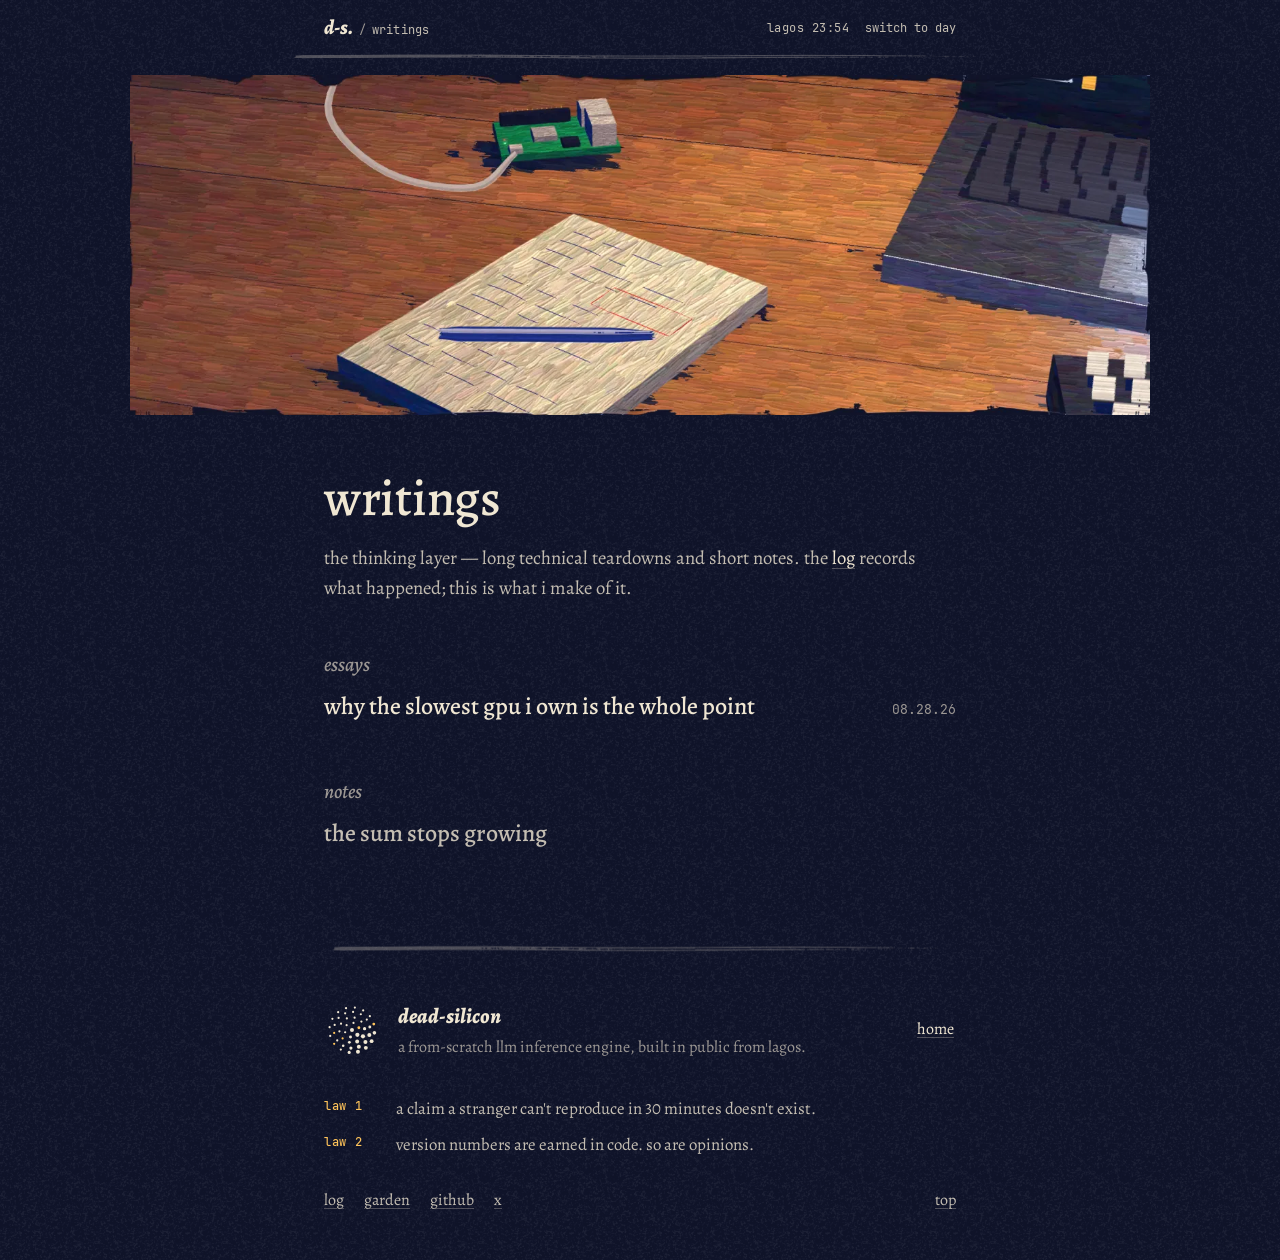
<file: writings.html>
<!DOCTYPE html>
<!-- dead-silicon — writings: the thinking layer. essays (long technical
     teardowns) + notes (short observations). text-forward, no icon grid.
     execution telemetry (gates, hashes) lives in log.html — never here.
     the list itself lives in data.js: _tools/ds write / publish keeps it. -->
<html lang="en" data-theme="light">
<head>
<meta charset="utf-8">
<meta name="viewport" content="width=device-width, initial-scale=1">
<meta name="color-scheme" content="light dark">
<title>writings · dead-silicon</title>
<meta name="description" content="Essays and notes from the dead-silicon project — the thinking layer.">
<meta property="og:title" content="writings · dead-silicon">
<meta property="og:description" content="Long technical teardowns and short notes. The log records what happened; this is what I make of it.">
<meta name="twitter:card" content="summary_large_image">
<!-- SHARE CARD. og:url and og:image must stay ABSOLUTE — x, whatsapp and slack
     fetch from their own servers, so a relative path unfurls as a blank box.
     og.png is made by banner.py from the night painting. -->
<meta property="og:type" content="article">
<meta property="og:url" content="https://deadsilicon.com/writings.html">
<meta property="og:site_name" content="dead-silicon">
<meta property="og:image" content="https://deadsilicon.com/og.png">
<meta property="og:image:width" content="1200">
<meta property="og:image:height" content="630">
<meta property="og:image:alt" content="an oil painting of a desk at night in lagos: an old laptop with a terminal open, a keyboard, a phone on a gooseneck, a bare bulb, and the words 'dead silicon'.">
<meta name="twitter:image" content="https://deadsilicon.com/og.png">
<link rel="icon" href="data:image/svg+xml,%3Csvg xmlns='http://www.w3.org/2000/svg' viewBox='0 0 32 32'%3E%3Crect width='32' height='32' fill='%2310142A'/%3E%3Ccircle cx='16' cy='16' r='3.2' fill='%23F0E7D3'/%3E%3Ccircle cx='23' cy='12' r='2' fill='%23FFC45A'/%3E%3Ccircle cx='10' cy='21' r='2' fill='%23F0E7D3'/%3E%3Ccircle cx='20' cy='22' r='1.6' fill='%23F0E7D3'/%3E%3C/svg%3E">
<meta name="theme-color" content="#DDE4DC">
<link rel="apple-touch-icon" href="touch-icon.png">
<script>
/* theme boot: day or night by the clock in lagos (the front page is a painting of
   the bench as it is right now). the switch overrides it for this visit only. */
(function(){var t=null;try{t=sessionStorage.getItem("ds-theme")}catch(e){}
if(t!=="dark"&&t!=="light"){var h=12;try{h=+new Intl.DateTimeFormat("en-GB",{timeZone:"Africa/Lagos",hour:"2-digit",hour12:false}).format(new Date())}catch(e){}
t=(h>=7&&h<19)?"light":"dark"}
document.documentElement.setAttribute("data-theme",t);
var m=document.querySelector('meta[name="theme-color"]');if(m)m.setAttribute("content",t==="dark"?"#10142A":"#DDE4DC")})();
</script>
<style>
:root{--mono:"JetBrains Mono",ui-monospace,SFMono-Regular,Menlo,Consolas,"Liberation Mono",monospace;--w:72ch}
*{box-sizing:border-box}
[id]{scroll-margin-top:56px}
body{margin:0;background:var(--bg);color:var(--ink);font-family:var(--mono);
  font-size:15.5px;line-height:1.75;-webkit-font-smoothing:antialiased;font-feature-settings:"calt" 0}
::selection{background:var(--ember);color:var(--bg)}
a{color:var(--ink);text-decoration-color:var(--faint);text-underline-offset:4px}
a:hover{color:var(--ember);text-decoration-color:var(--ember)}
:focus-visible{outline:2px solid var(--ember);outline-offset:3px}
button{font:inherit;color:var(--dim);background:none;border:0;cursor:pointer;padding:6px 8px;margin:-6px -8px}
button:hover{color:var(--ember)}
header.top{position:sticky;top:0;z-index:50;background:var(--bg);border-bottom:1px solid var(--line)}
header.top .bar{max-width:var(--w);margin-inline:auto;padding:10px 20px;display:flex;
  align-items:baseline;justify-content:space-between;gap:12px}
.crumb{font-size:.85rem;white-space:nowrap;overflow:hidden;text-overflow:ellipsis;min-width:0}
.crumb a{text-decoration:none}.crumb .sep{color:var(--mute);padding:0 6px}
.crumb .here{color:var(--dim)}
.hud{display:flex;gap:16px;align-items:baseline;font-size:.78rem;color:var(--dim);flex-shrink:0}
#clock{font-variant-numeric:tabular-nums;letter-spacing:.04em}
main{max-width:var(--w);margin-inline:auto;padding:56px 20px 30px}
h1{margin:0;font-weight:800;letter-spacing:.01em;font-size:clamp(1.3rem,3vw,1.7rem)}
h2{margin:44px 0 0;font-size:1rem;font-weight:800;letter-spacing:.01em}
.sub{margin:14px 0 0;color:var(--dim);font-size:.9rem}
.rows{margin-top:14px;border-bottom:1px dashed var(--line)}
.row{display:flex;justify-content:space-between;gap:18px;align-items:baseline;
  padding:13px 0;border-top:1px dashed var(--line);text-decoration:none;color:var(--ink)}
.row .rl{display:flex;gap:0 1ch;min-width:0;flex:1;align-items:baseline}
.row .rt{font-weight:500;min-width:0;flex:1}
.row .rg{width:7ch;flex-shrink:0;color:var(--faint);white-space:pre}
.row .rd{color:var(--mute);font-size:.8rem;white-space:nowrap;flex-shrink:0;font-variant-numeric:tabular-nums}
.row:hover .rt{color:var(--ember)}

/* --- writing in progress: a row that is claimed but unwritten. not a link,
   so it cannot be a dead click; the pulse says "being written", not "missing". --- */
.row.wip{cursor:default}
.row.wip .rt{color:var(--dim)}
.row.wip .rg{color:var(--faint)}
.row.wip:hover .rt{color:var(--dim)}
/* cycling verbs, typed then deleted — css only, no javascript.
   each word is an <i> with overflow:hidden and an animated width. the face is
   monospace, so width in ch is exactly the character count and steps(n) reveals
   one glyph per step.

   the caret is the right border: it rides the text edge for free, because it sits
   on the element whose width is animating. the catch is that css INTERPOLATES
   border-color across the gap between keyframes, so a dormant word will fade its
   caret up at left:0 while another word is mid-type — two cursors on screen. every
   colour change below is therefore bracketed by a stop 0.01% earlier, which makes
   it snap. reduced-motion pins word one, fully typed, caret still. */
.verb{display:inline-block;position:relative;height:1.35em;vertical-align:baseline;
  color:var(--ember);text-align:left;font-size:.78rem;
  /* ch measures the glyph, not the gap. inherited letter-spacing makes every
     width below too small and the longest word clips mid-type. keep at 0. */
  letter-spacing:0}
.verb i{position:absolute;left:0;top:0;font-style:normal;white-space:nowrap;
  overflow:hidden;width:0;border-right:1px solid transparent;opacity:.85}
.verb.g{width:10ch}
.verb.g i:nth-child(1){animation:g1 13.0s steps(9,end) infinite}
@keyframes g1{0.00%{width:0;border-color:var(--ember)}6.00%,14.60%{width:9ch;border-color:var(--ember)}19.00%{width:0;border-color:var(--ember)}19.01%,100%{width:0;border-color:transparent}}
.verb.g i:nth-child(2){animation:g2 13.0s steps(6,end) infinite}
@keyframes g2{0%,19.99%{width:0;border-color:transparent}20.00%{width:0;border-color:var(--ember)}26.00%,34.60%{width:6ch;border-color:var(--ember)}39.00%{width:0;border-color:var(--ember)}39.01%,100%{width:0;border-color:transparent}}
.verb.g i:nth-child(3){animation:g3 13.0s steps(10,end) infinite}
@keyframes g3{0%,39.99%{width:0;border-color:transparent}40.00%{width:0;border-color:var(--ember)}46.00%,54.60%{width:10ch;border-color:var(--ember)}59.00%{width:0;border-color:var(--ember)}59.01%,100%{width:0;border-color:transparent}}
.verb.g i:nth-child(4){animation:g4 13.0s steps(9,end) infinite}
@keyframes g4{0%,59.99%{width:0;border-color:transparent}60.00%{width:0;border-color:var(--ember)}66.00%,74.60%{width:9ch;border-color:var(--ember)}79.00%{width:0;border-color:var(--ember)}79.01%,100%{width:0;border-color:transparent}}
.verb.g i:nth-child(5){animation:g5 13.0s steps(10,end) infinite}
@keyframes g5{0%,79.99%{width:0;border-color:transparent}80.00%{width:0;border-color:var(--ember)}86.00%,94.60%{width:10ch;border-color:var(--ember)}99.00%{width:0;border-color:var(--ember)}99.01%,100%{width:0;border-color:transparent}}
.verb.n{width:9ch}
.verb.n i:nth-child(1){animation:n1 13.0s steps(8,end) infinite}
@keyframes n1{0.00%{width:0;border-color:var(--ember)}6.00%,14.60%{width:8ch;border-color:var(--ember)}19.00%{width:0;border-color:var(--ember)}19.01%,100%{width:0;border-color:transparent}}
.verb.n i:nth-child(2){animation:n2 13.0s steps(8,end) infinite}
@keyframes n2{0%,19.99%{width:0;border-color:transparent}20.00%{width:0;border-color:var(--ember)}26.00%,34.60%{width:8ch;border-color:var(--ember)}39.00%{width:0;border-color:var(--ember)}39.01%,100%{width:0;border-color:transparent}}
.verb.n i:nth-child(3){animation:n3 13.0s steps(9,end) infinite}
@keyframes n3{0%,39.99%{width:0;border-color:transparent}40.00%{width:0;border-color:var(--ember)}46.00%,54.60%{width:9ch;border-color:var(--ember)}59.00%{width:0;border-color:var(--ember)}59.01%,100%{width:0;border-color:transparent}}
.verb.n i:nth-child(4){animation:n4 13.0s steps(7,end) infinite}
@keyframes n4{0%,59.99%{width:0;border-color:transparent}60.00%{width:0;border-color:var(--ember)}66.00%,74.60%{width:7ch;border-color:var(--ember)}79.00%{width:0;border-color:var(--ember)}79.01%,100%{width:0;border-color:transparent}}
.verb.n i:nth-child(5){animation:n5 13.0s steps(7,end) infinite}
@keyframes n5{0%,79.99%{width:0;border-color:transparent}80.00%{width:0;border-color:var(--ember)}86.00%,94.60%{width:7ch;border-color:var(--ember)}99.00%{width:0;border-color:var(--ember)}99.01%,100%{width:0;border-color:transparent}}
@media (prefers-reduced-motion:reduce){
  .verb i{animation:none!important;width:0;border-color:transparent}
  .verb i:first-child{width:auto;border-color:var(--ember)}}
/* footer — one sign-off, same on every page: who, the laws, where to go next. */
footer{border-top:1px solid var(--line);margin-top:56px}
footer .wrap{max-width:var(--w);margin-inline:auto;padding:46px 20px 40px}
.sig{display:flex;align-items:center;gap:12px 18px;flex-wrap:wrap}
#orb{width:56px;height:56px;flex-shrink:0}
.sig-t{min-width:0;flex:1}
.sig-name{font-weight:800;letter-spacing:.06em;text-decoration:none}
.sig-name:hover{color:var(--ember)}
.sig-line{margin-top:2px;font-size:.8rem;color:var(--mute)}
.back{text-decoration:none;font-size:.9rem;border-bottom:1px solid var(--faint);padding:10px 2px 6px;display:inline-block}
.laws{list-style:none;margin:30px 0 0;padding:0;font-size:.88rem;color:var(--dim);
  border-bottom:1px dashed var(--line)}
.laws li{display:grid;grid-template-columns:8ch minmax(0,1fr);padding:11px 0;
  border-top:1px dashed var(--line)}
.laws b{color:var(--ember);font-weight:800;font-size:.78rem;letter-spacing:.06em}
.fnav{display:flex;flex-wrap:wrap;align-items:baseline;gap:4px 22px;margin-top:22px;font-size:.85rem}
.fnav a{text-decoration:none;color:var(--dim);padding:6px 0}
.fnav a:hover{color:var(--ember)}
.fnav .totop{margin-left:auto}
/* the colon ticks with the clock — the page is running, not printed */
.tk{animation:tk 2s steps(1) infinite}
@keyframes tk{50%{opacity:.25}}
@media (prefers-reduced-motion:reduce){.tk{animation:none}}
@media (max-width:420px){#clock{display:none}}
@media (max-width:640px){
  .crumb a{display:inline-block;padding:12px 0;margin:-12px 0}.row{flex-wrap:wrap;gap:2px 18px}
  .laws li{grid-template-columns:1fr}.fnav .totop{margin-left:0}}
</style>
<link rel="stylesheet" href="site.css">
<style>
/* a contents page: the titles are the page */
main h2{margin-top:50px;font-style:italic;font-weight:500;font-size:1.25rem;color:var(--mute)}
main .rows{margin-top:6px}
main .row{padding:9px 0}
main .row .rt{font-size:1.5rem;font-weight:500;line-height:1.2}
@media (max-width:640px){main .row{flex-wrap:wrap;gap:0 18px}main .row .rt{font-size:1.3rem;flex-basis:100%}}
</style>
</head>
<body id="top">


<header class="top">
  <div class="bar">
    <nav class="crumb" aria-label="breadcrumb">
      <a href="index.html">d-s.</a><span class="sep">/</span><span class="here">writings</span>
    </nav>
    <div class="hud">
      <span id="clock">lagos --:--</span>
      <button id="theme" type="button"><span class="w">switch to </span>day</button>
    </div>
  </div>
</header>

<!-- a detail of the painting on the front page (art/, made by _tools/paint/bench.py) -->
<a class="detail notebook" href="index.html" aria-label="a detail of the painting on the front page. back to the bench"></a>


<main>
  <h1>writings</h1>
  <p class="sub">the thinking layer — long technical teardowns and short notes.
    the <a href="log.html">log</a> records what happened; this is what i make of it.</p>

  <h2>essays</h2>
  <div class="rows" id="w-essay"></div>

  <h2>notes</h2>
  <div class="rows" id="w-note"></div>
</main>

<footer>
  <div class="wrap">
    <div class="sig">
      <canvas id="orb" aria-hidden="true"></canvas>
      <div class="sig-t">
        <a class="sig-name" href="index.html">dead-silicon</a>
        <div class="sig-line">a from-scratch llm inference engine, built in public from lagos.</div>
      </div>
      <a class="back" href="index.html#writings">home</a>
    </div>
    <ol class="laws">
      <li><b>law 1</b><span>a claim a stranger can't reproduce in 30 minutes doesn't exist.</span></li>
      <li><b>law 2</b><span>version numbers are earned in code. so are opinions.</span></li>
    </ol>
    <nav class="fnav" aria-label="footer">
      <a href="log.html">log</a><a href="garden.html">garden</a>
      <a href="https://github.com/elijahadeb" target="_blank" rel="noopener">github</a>
      <a href="https://x.com/elijahadeb" target="_blank" rel="noopener">x</a>
      <a class="totop" href="#top">top</a>
    </nav>
  </div>
</footer>

<script src="data.js"></script>
<script>
(function(){
"use strict";
var doc=document, root=doc.documentElement;
function q(s){return doc.querySelector(s)}
function cvar(n){return getComputedStyle(root).getPropertyValue(n).trim()}
function mulberry32(seed){var t=seed>>>0;return function(){t=(t+0x6D2B79F5)>>>0;
  var r=Math.imul(t^(t>>>15),1|t);r=(r+Math.imul(r^(r>>>7),61|r))^r;
  return ((r^(r>>>14))>>>0)/4294967296}}

/* essays and notes, newest first, from data.js. one still being written is a <div>,
   never an <a>, so it can't be a dead click; its verb types itself out */
var DS=window.DS||{writings:[]};
function esc(s){return String(s).replace(/[&<>"]/g,function(c){return {"&":"&amp;","<":"&lt;",">":"&gt;",'"':"&quot;"}[c]})}
var NVERB='<span class="verb n" role="img" aria-label="being written"><i>drafting</i><i>thinking</i><i>rewriting</i><i>cutting</i><i>hedging</i></span>';
["essay","note"].forEach(function(kind){
  q("#w-"+kind).innerHTML=DS.writings.filter(function(w){return w.kind===kind}).map(function(w){
    var t='<span class="rl"><span class="rt">'+esc(w.title)+'</span></span>';
    return w.date?'<a class="row" href="'+esc(w.page)+'">'+t+'<span class="rd">'+esc(w.date)+'</span></a>'
      :'<div class="row wip">'+t+'<span class="rd">'+NVERB+'</span></div>'}).join("")});
var themeBtn=q("#theme");
/* the button says what it will do */
function themeLabel(){themeBtn.innerHTML='<span class="w">switch to </span>'+(root.getAttribute("data-theme")==="dark"?"day":"night")}
themeLabel();
themeBtn.addEventListener("click",function(){
  var light=root.getAttribute("data-theme")!=="light";
  root.setAttribute("data-theme",light?"light":"dark");
  themeLabel();
  q('meta[name="theme-color"]').setAttribute("content",light?"#DDE4DC":"#10142A");
  try{sessionStorage.setItem("ds-theme",light?"light":"dark")}catch(e){}
  drawOrb();
});
var clock=q("#clock");
var fmt=new Intl.DateTimeFormat("en-GB",{timeZone:"Africa/Lagos",hour:"2-digit",minute:"2-digit",hour12:false});
function tickClock(){var p=fmt.format(new Date()).split(":");
  clock.innerHTML="lagos "+p[0]+'<span class="tk">:</span>'+p[1]}
tickClock();setInterval(tickClock,30000);
/* orb — orb_stamp() from stylize.py, same recipe and seed as og.png, so at rest it
   is the banner's orb exactly. it turns now: each ring drifts at its own rate,
   inner ones faster, while the light stays put — dots swell as they pass through
   it. hover the sign-off and it spins up. still under reduced motion. */
var orbEl=q("#orb"), orbPts=null, orbT=0, orbW=1, orbGoal=1, orbRun=false, orbLast=0;
function drawOrb(){
  if(!orbEl)return;
  if(!orbPts){var rnd=mulberry32(7);orbPts=[{R:0,a:0,j:0,w:0}];
    [[8,6],[14,10],[20,14],[25,16]].forEach(function(rc){
      for(var j=0;j<rc[1];j++)orbPts.push({R:rc[0],a:6.28318*j/rc[1]+rc[0]*0.35,
        j:rnd()*0.3-0.15,w:0.5/Math.sqrt(rc[0])});});}
  var dpr=Math.min(2,window.devicePixelRatio||1),S=56;
  if(orbEl.width!==S*dpr){orbEl.width=S*dpr;orbEl.height=S*dpr}
  var c=orbEl.getContext("2d");c.setTransform(dpr,0,0,dpr,0,0);c.clearRect(0,0,S,S);
  var ink=cvar("--ink"),ember=cvar("--ember"),k=S/62;
  for(var i=0;i<orbPts.length;i++){var p=orbPts[i],a=p.a+orbT*p.w,
    dx=p.R*Math.cos(a),dy=p.R*Math.sin(a),
    r=p.R?0.9+1.4*Math.max(0,(dx+dy)/(1.414*p.R))+p.j:2.2;
    c.fillStyle=(i%9===4)?ember:ink;
    c.beginPath();c.arc(S/2+dx*k,S/2+dy*k,Math.max(1.1,r*k),0,6.283);c.fill();}
}
function orbFrame(now){
  if(!orbRun)return;
  var dt=Math.min(0.1,(now-orbLast)/1000);orbLast=now;
  orbW+=(orbGoal-orbW)*Math.min(1,dt*3);orbT+=dt*orbW;drawOrb();
  requestAnimationFrame(orbFrame);
}
if(orbEl&&!window.matchMedia("(prefers-reduced-motion: reduce)").matches){
  var orbVis=false, sig=q(".sig");
  var orbGo=function(){var on=orbVis&&!doc.hidden;
    if(on&&!orbRun){orbRun=true;orbLast=performance.now();requestAnimationFrame(orbFrame)}
    else if(!on)orbRun=false};
  new IntersectionObserver(function(en){orbVis=en[0].isIntersecting;orbGo()}).observe(orbEl);
  doc.addEventListener("visibilitychange",orbGo);
  sig.addEventListener("pointerenter",function(){orbGoal=7});
  sig.addEventListener("pointerleave",function(){orbGoal=1});
}

drawOrb();
if(doc.fonts&&doc.fonts.ready){doc.fonts.ready.then(drawOrb).catch(function(){})}
})();
</script>
</body>
</html>
</file>
<file: site.css>
/* site.css — the look every page shares. loaded last in each page's <head>, so it
   has the final word over the page's own styles.

   the colours are taken from the painting on the front page (art/, painted by
   _tools/paint/bench.py). there are two lights, the same two the painting has:
     dark  = the bench at night. the ground is the painting's toned ground, the ink
             is lamplight on paper, the accent is the bulb.
     light = the bench by day. the ground is the same ground in daylight, the accent
             is the red the wall planner's days are crossed off in.
   the page opens in whichever it is in lagos right now; the switch overrides that
   for the visit.

   two faces: alegreya for anything meant to be read, jetbrains mono for anything
   that came out of a machine (dates, hashes, commands, numbers). */

@font-face{font-family:"Alegreya";src:url("fonts/Alegreya.woff2") format("woff2");font-weight:400 900;font-style:normal;font-display:swap}
@font-face{font-family:"Alegreya";src:url("fonts/Alegreya-Italic.woff2") format("woff2");font-weight:400 900;font-style:italic;font-display:swap}
@font-face{font-family:"JetBrains Mono";src:local("JetBrains Mono"),local("JetBrainsMono-Regular"),url("fonts/JetBrainsMono-Regular.woff2") format("woff2");font-weight:400;font-style:normal;font-display:swap}
@font-face{font-family:"JetBrains Mono";src:local("JetBrains Mono Medium"),local("JetBrainsMono-Medium"),url("fonts/JetBrainsMono-Medium.woff2") format("woff2");font-weight:500 800;font-style:normal;font-display:swap}

:root{--mono:"JetBrains Mono",ui-monospace,SFMono-Regular,Menlo,Consolas,"Liberation Mono",monospace;
  --serif:"Alegreya","Iowan Old Style","Palatino Linotype",Palatino,Georgia,serif;--w:42rem}
:root[data-theme="dark"]{--bg:#10142a;--ink:#f0e7d3;--dim:rgba(240,231,211,.80);
  --mute:rgba(240,231,211,.62);--faint:rgba(240,231,211,.28);--line:rgba(240,231,211,.15);
  --ember:#ffc45a;--red:#f2745c;--rest:#8e9bd0;--live:#9fe6b0;--paper:#e9e3d2;--onwash:#10142a;--tint:rgba(240,231,211,.07);--panel:#191e3a}
:root[data-theme="light"]{--bg:#dde4dc;--ink:#14211f;--dim:rgba(20,33,31,.84);
  --mute:rgba(20,33,31,.69);--faint:rgba(20,33,31,.32);--line:rgba(20,33,31,.17);
  --ember:#a3271c;--red:#a3271c;--rest:#4d5f86;--live:#1c6a48;--paper:#f1ede0;--onwash:#14211f;--tint:rgba(20,33,31,.07);--panel:#cfd8cf}

/* the ground: one flat colour with the tooth of the canvas over it */
html{background:var(--bg)}
body{background:var(--bg) url("art/grain.png");color:var(--ink);font-family:var(--serif);
  font-size:1.17rem;line-height:1.6;font-feature-settings:"kern","liga";font-variant-numeric:lining-nums;
  -webkit-font-smoothing:antialiased;text-rendering:optimizeLegibility}
::selection{background:var(--ember);color:var(--bg)}

h1,h2,h3{font-family:var(--serif);letter-spacing:-.005em;text-wrap:balance}
h1{font-weight:500;font-size:clamp(2.1rem,5.4vw,3.2rem);line-height:1.06;margin-bottom:.35em}
h2{font-weight:700;font-size:1.55rem;line-height:1.2}
h3{font-weight:700;font-size:1.2rem}
p{color:var(--dim);text-wrap:pretty}
p b,p strong,p .name{font-weight:700;color:var(--ink)}

/* a link is underlined in pencil. under the pointer it gets a swash of the lamp's
   colour, painted by _tools/paint/marks.py */
a{color:var(--ink);text-decoration-thickness:1px;text-decoration-color:var(--faint);text-underline-offset:.2em}
a:hover{color:var(--onwash);text-decoration-color:transparent;
  background:url("art/swash-gold.png") center/100% 100% no-repeat;
  -webkit-box-decoration-break:clone;box-decoration-break:clone}   /* a link broken over two lines gets a swash on each */
:focus-visible{outline:2px solid var(--ember);outline-offset:3px;border-radius:2px}
button{font-family:var(--mono)}
button:hover{color:var(--ember)}

/* what a machine said stays in the machine's face */
code,pre,kbd,samp,table,.mono,.hud,.crumb,.rd,.rg,.meta,.cmd,.hash,.verb,#clock,#ignlabel small,
.laws b,.tag,.kv,.stat,time,figcaption{font-family:var(--mono)}
.hud,.crumb{font-size:.74rem;letter-spacing:.01em}
.rd,.rg{font-size:.74rem}
pre,code{font-size:.8rem}
.sub{font-size:1.17rem}


/* header: the name, where you can go, what time it is at the bench */
header.top{background:var(--bg) url("art/grain.png");border-bottom:0}
header.top::after{content:"";display:block;height:9px;margin:0 max(20px,calc(50% - var(--w)/2 - 20px));background:var(--faint);
  -webkit-mask:url("art/rule.png") center/100% 100% no-repeat;mask:url("art/rule.png") center/100% 100% no-repeat}
header.top .bar{align-items:center;padding-block:12px 8px}
.mark,.crumb a:first-child{font-family:var(--serif);font-style:italic;font-weight:800;font-size:1.25rem;letter-spacing:0;text-decoration:none}
.mark:hover,.crumb a:hover,.hud nav a:hover,.sig-name:hover{background:none;color:var(--ember)}
.hud nav a{color:var(--dim)}

/* a brushed rule instead of a ruled line */
.rule,section.sec{border:0}
section.sec + section.sec::before,.rule{content:"";display:block;height:11px;max-width:var(--w);margin-inline:auto;background:var(--faint);
  -webkit-mask:url("art/rule.png") center/calc(100% - 40px) 100% no-repeat;mask:url("art/rule.png") center/calc(100% - 40px) 100% no-repeat}

/* rows of dated things */
.row{font-family:var(--serif)}
.row .rt{font-weight:500;font-size:1.17rem}
a.row:hover{background:none;color:var(--ink)}
/* the title is only as wide as its words, so the swash under the pointer fits it */
.row .rt{flex:0 1 auto!important}
a.row:hover .rt{color:var(--onwash);background:url("art/swash-gold.png") center/100% 100% no-repeat}
.more,.links a{font-family:var(--serif);border-bottom:0!important;text-decoration:underline;text-decoration-thickness:1px;
  text-decoration-color:var(--faint);text-underline-offset:.2em;padding:6px 3px}
.topics a,.topics span{border:0!important;padding:4px 2px!important;text-decoration:underline;text-decoration-thickness:1px;
  text-decoration-color:var(--faint);text-underline-offset:.2em;font-size:1.05rem}

/* footer */
footer{border-top:0}
footer::before{content:"";display:block;height:11px;max-width:var(--w);margin-inline:auto;background:var(--faint);
  -webkit-mask:url("art/rule.png") center/calc(100% - 40px) 100% no-repeat;mask:url("art/rule.png") center/calc(100% - 40px) 100% no-repeat}
.sig-name{font-family:var(--serif);font-style:italic;font-weight:800;font-size:1.3rem;letter-spacing:0}
.sig-line{font-family:var(--serif);font-size:1rem}
.laws{font-size:1.05rem;border-bottom:0!important}
.laws li{border-top:0!important;padding:5px 0!important}
.laws b{font-weight:500}

@media (max-width:640px){
  body{font-size:1.1rem}
  .sub{font-size:1.1rem}
}

/* the picture at the head of an inner page: one thing on the bench, seen close. the
   front page's painting is the map, so the log opens under the planner, the writings
   under the notebook, the garden under the plant, a gate under the screen.
   (_tools/paint/bench.py paints these as the views "planner", "notebook", ...) */
.detail{display:block;max-width:1020px;margin:14px auto 0;aspect-ratio:3/1;background:center/cover no-repeat}
a.detail:hover{background-size:cover;background-position:center}
:root[data-theme="dark"] .detail.planner{background-image:url("art/bench-night-planner.webp")}
:root[data-theme="light"] .detail.planner{background-image:url("art/bench-day-planner.webp")}
:root[data-theme="dark"] .detail.notebook{background-image:url("art/bench-night-notebook.webp")}
:root[data-theme="light"] .detail.notebook{background-image:url("art/bench-day-notebook.webp")}
:root[data-theme="dark"] .detail.plant{background-image:url("art/bench-night-plant.webp")}
:root[data-theme="light"] .detail.plant{background-image:url("art/bench-day-plant.webp")}
:root[data-theme="dark"] .detail.screen{background-image:url("art/bench-night-screen.webp")}
:root[data-theme="light"] .detail.screen{background-image:url("art/bench-day-screen.webp")}
.dplate{max-width:var(--w);margin:2px auto 0;padding:0 20px;font-size:.95rem;line-height:1.45;color:var(--mute)}

/* the old look set its small labels in tracked capitals. that says nothing, so it is off. */
.meta,.repro h2,#d-meta,.d-h,.gate .gm,.pending b,.fig-cap,.cap{text-transform:none!important;letter-spacing:0!important}
/* and the dashed hairlines between rows: the space does that job */
.rows,.row,.hashes,.hash{border:0!important}
.back{border-bottom:0!important;font-family:var(--serif);font-size:1rem;text-decoration:underline;text-decoration-thickness:1px;
  text-decoration-color:var(--faint);text-underline-offset:.2em;padding:4px 2px!important}
.fnav{font-family:var(--serif);font-size:1rem;gap:2px 20px!important;margin-top:18px!important}
.fnav a{text-decoration:underline!important;text-decoration-thickness:1px!important;text-decoration-color:var(--faint)!important;text-underline-offset:.2em}
.fnav a:hover{color:var(--onwash)!important}

/* reading pages (essays, notes, gates). a block of machine output is a darker patch
   of the same ground, not a ruled box; the two call-outs a gate carries (not run
   yet, and how to reproduce it) are the same patch with a plain heading. */
pre{border:0!important;background:var(--panel)!important;color:var(--dim)}
:not(pre)>code{background:var(--panel)!important;color:var(--ink);border-radius:2px}
.pending,.repro{border:0!important;background:var(--tint);padding:18px 20px!important}
.pending b,.repro h2{font-family:var(--serif);font-size:1.15rem!important;font-weight:700!important;color:var(--ink)!important}
.repro p{font-size:1.05rem!important}
.repro pre{background:var(--bg)!important}
article h2{margin-top:1.9em}
article .meta,main .meta{font-family:var(--mono);font-size:.74rem!important;color:var(--mute)}
article .meta b,main .meta b{font-weight:500;color:var(--ember)}
article h2{font-size:1.35rem!important;letter-spacing:0!important;font-weight:700!important}

/* the light switch says what it will do; on a narrow screen, just where it goes */
@media (max-width:560px){#theme .w{display:none}}

/* a plain control: something the page does, as opposed to somewhere it goes */
.ctl{font-family:var(--mono);font-size:.74rem;color:var(--dim);border:1px solid var(--faint);border-radius:3px;
  padding:6px 11px;margin:0;background:none;cursor:pointer}
.ctl:hover{color:var(--ink);border-color:var(--ink)}

/* a post opens with its picture, then goes straight to the title */
article{padding-top:38px!important}
</file>
